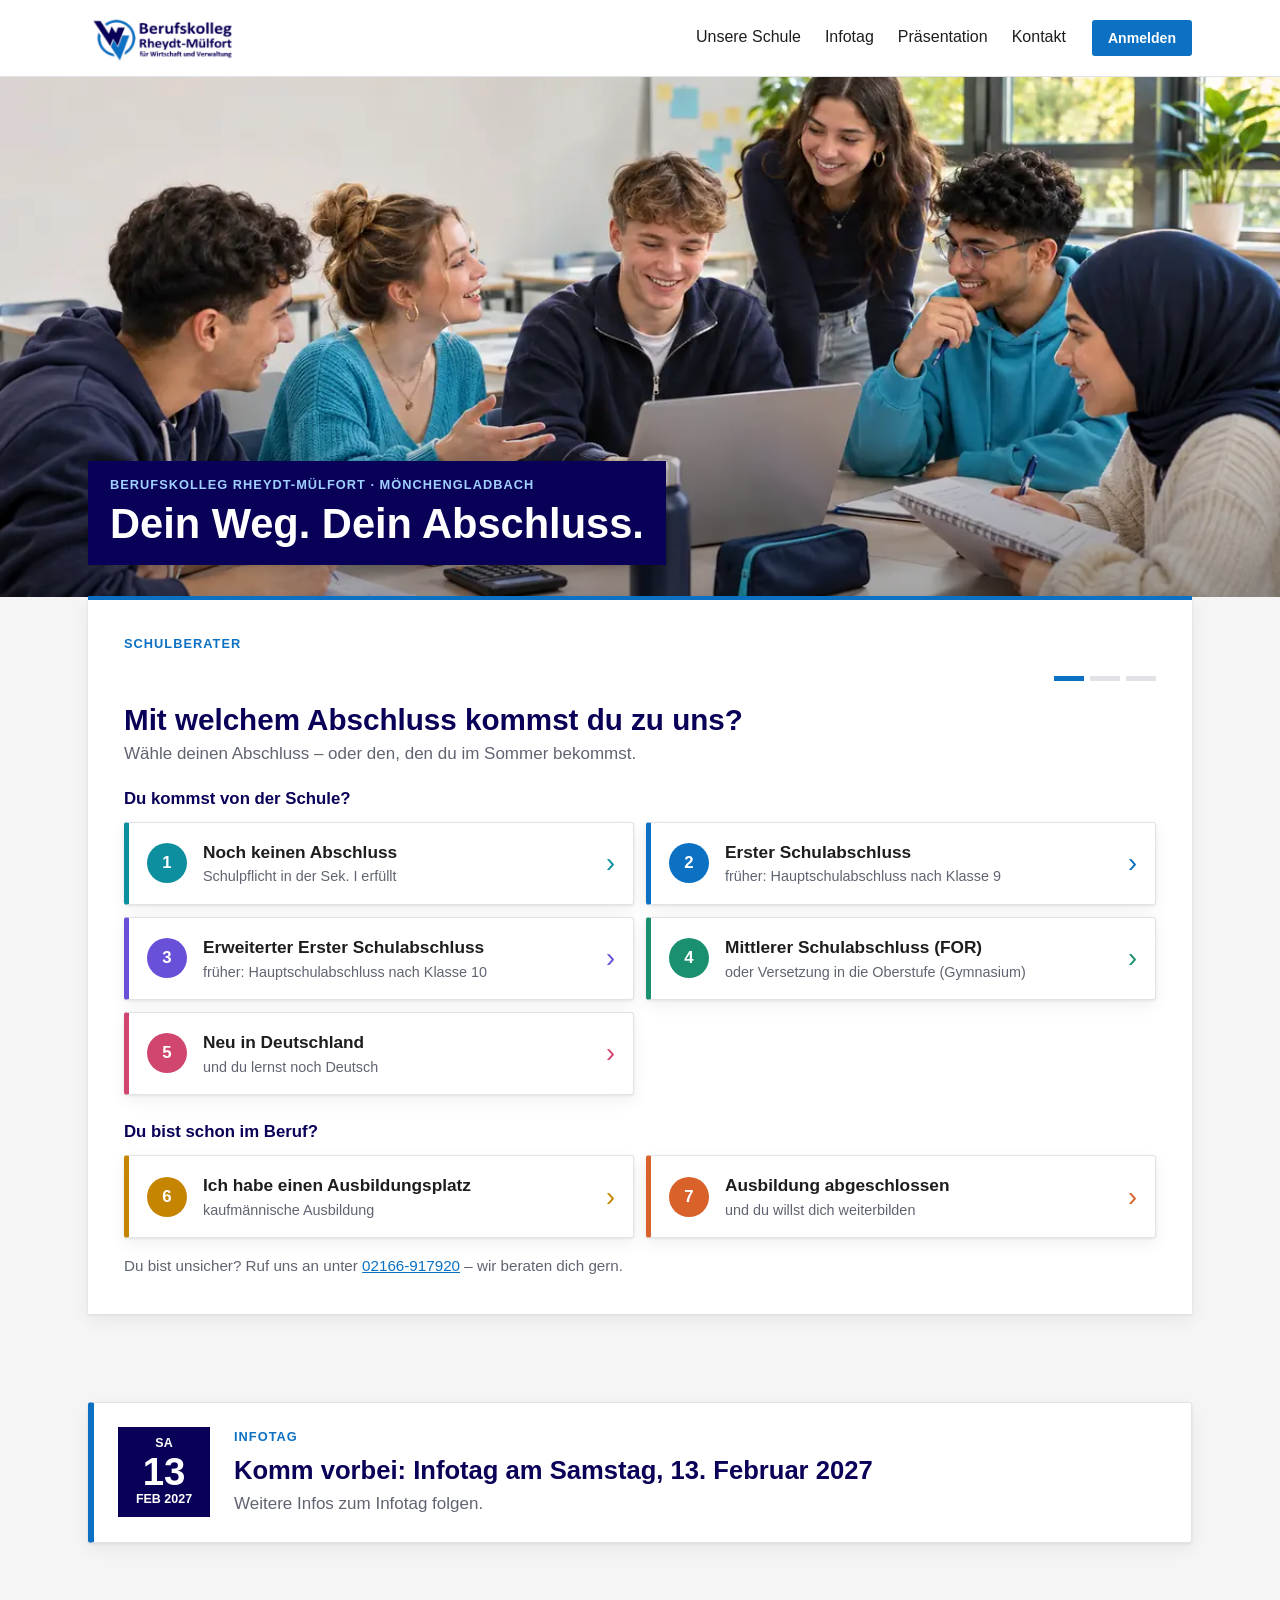
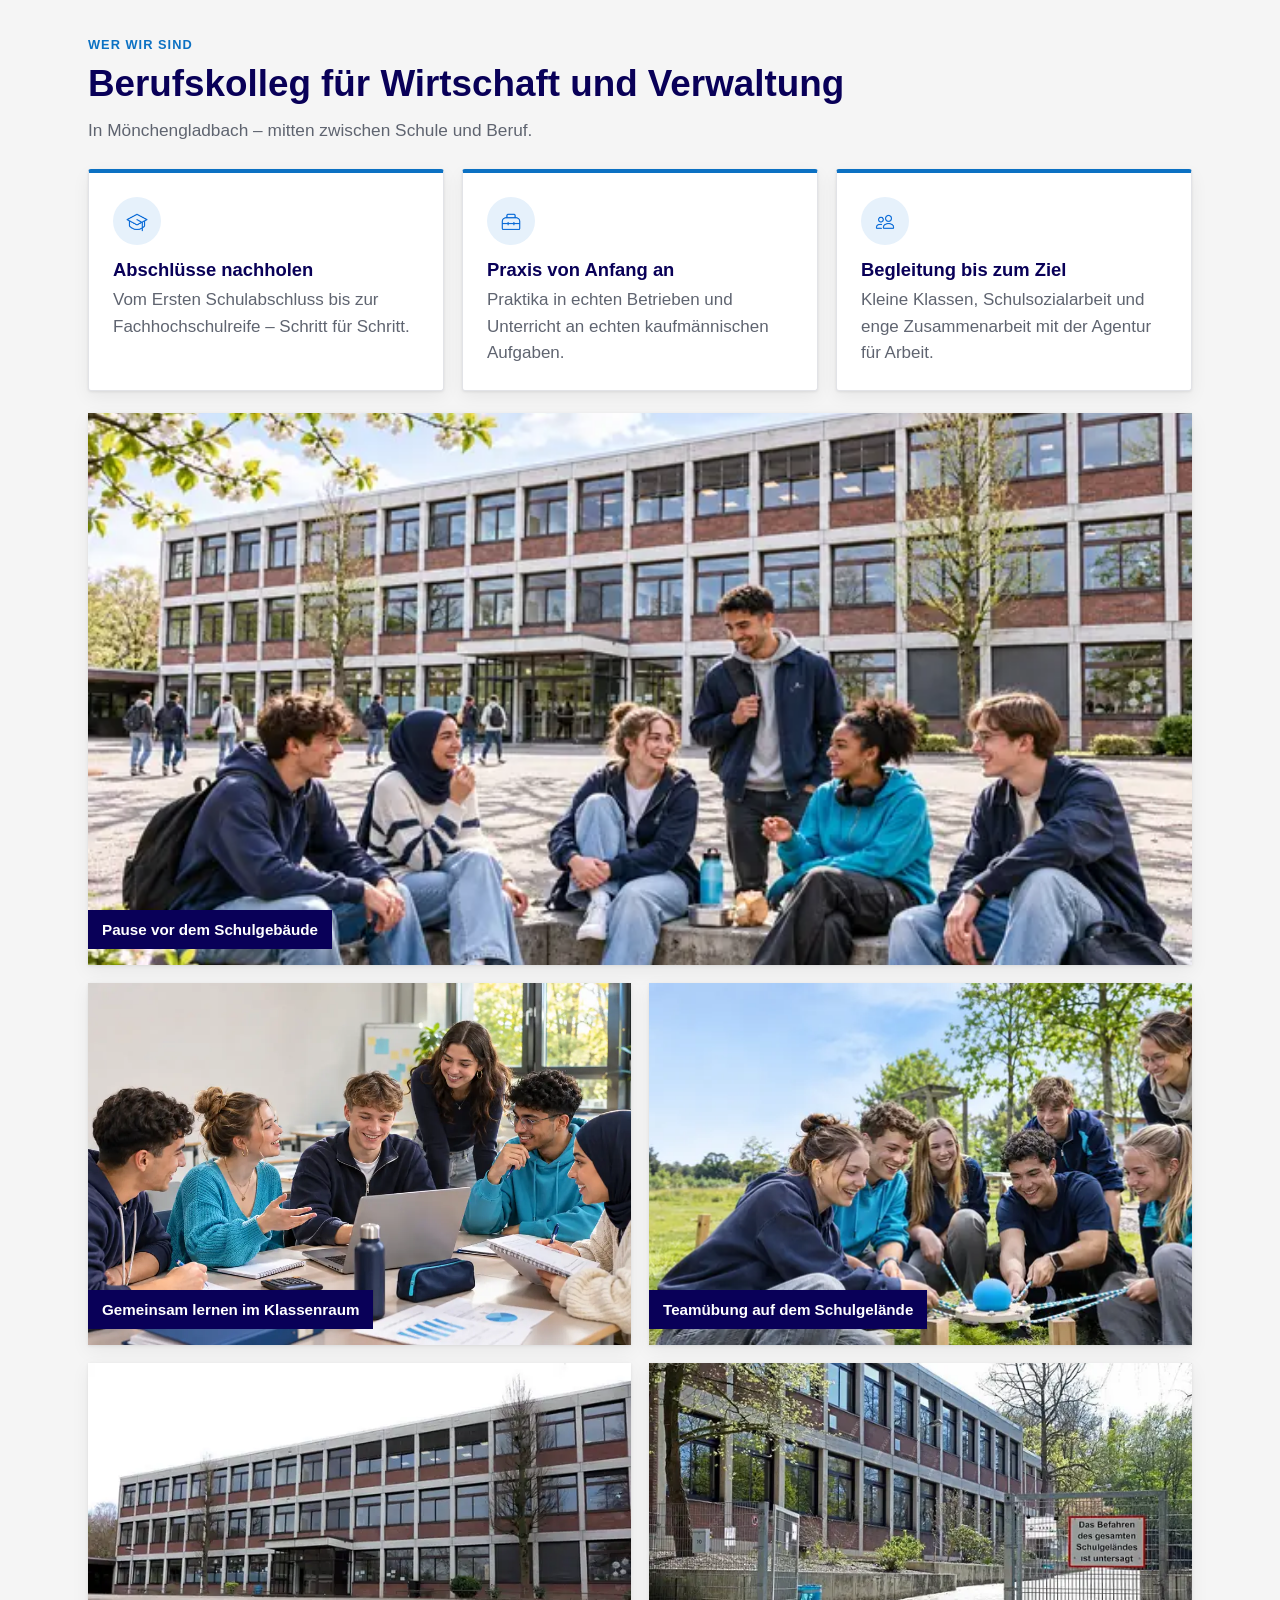
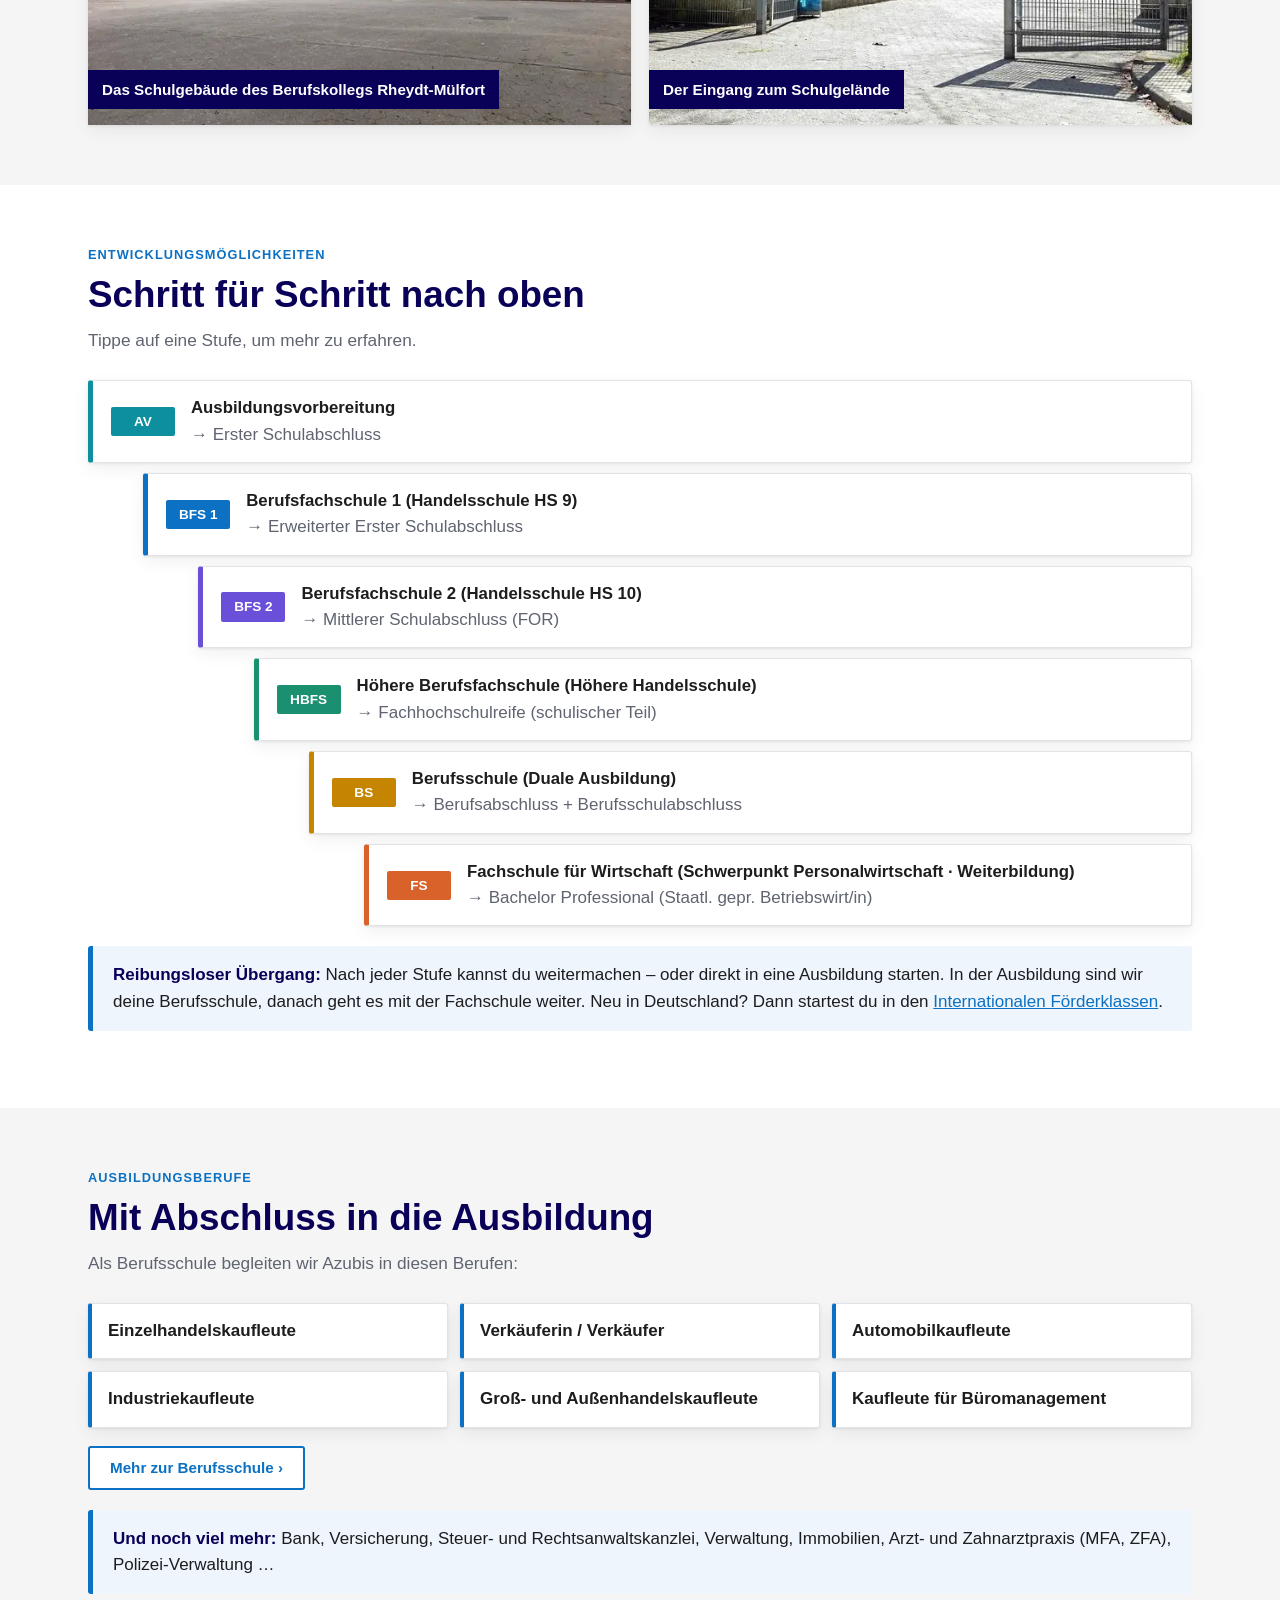
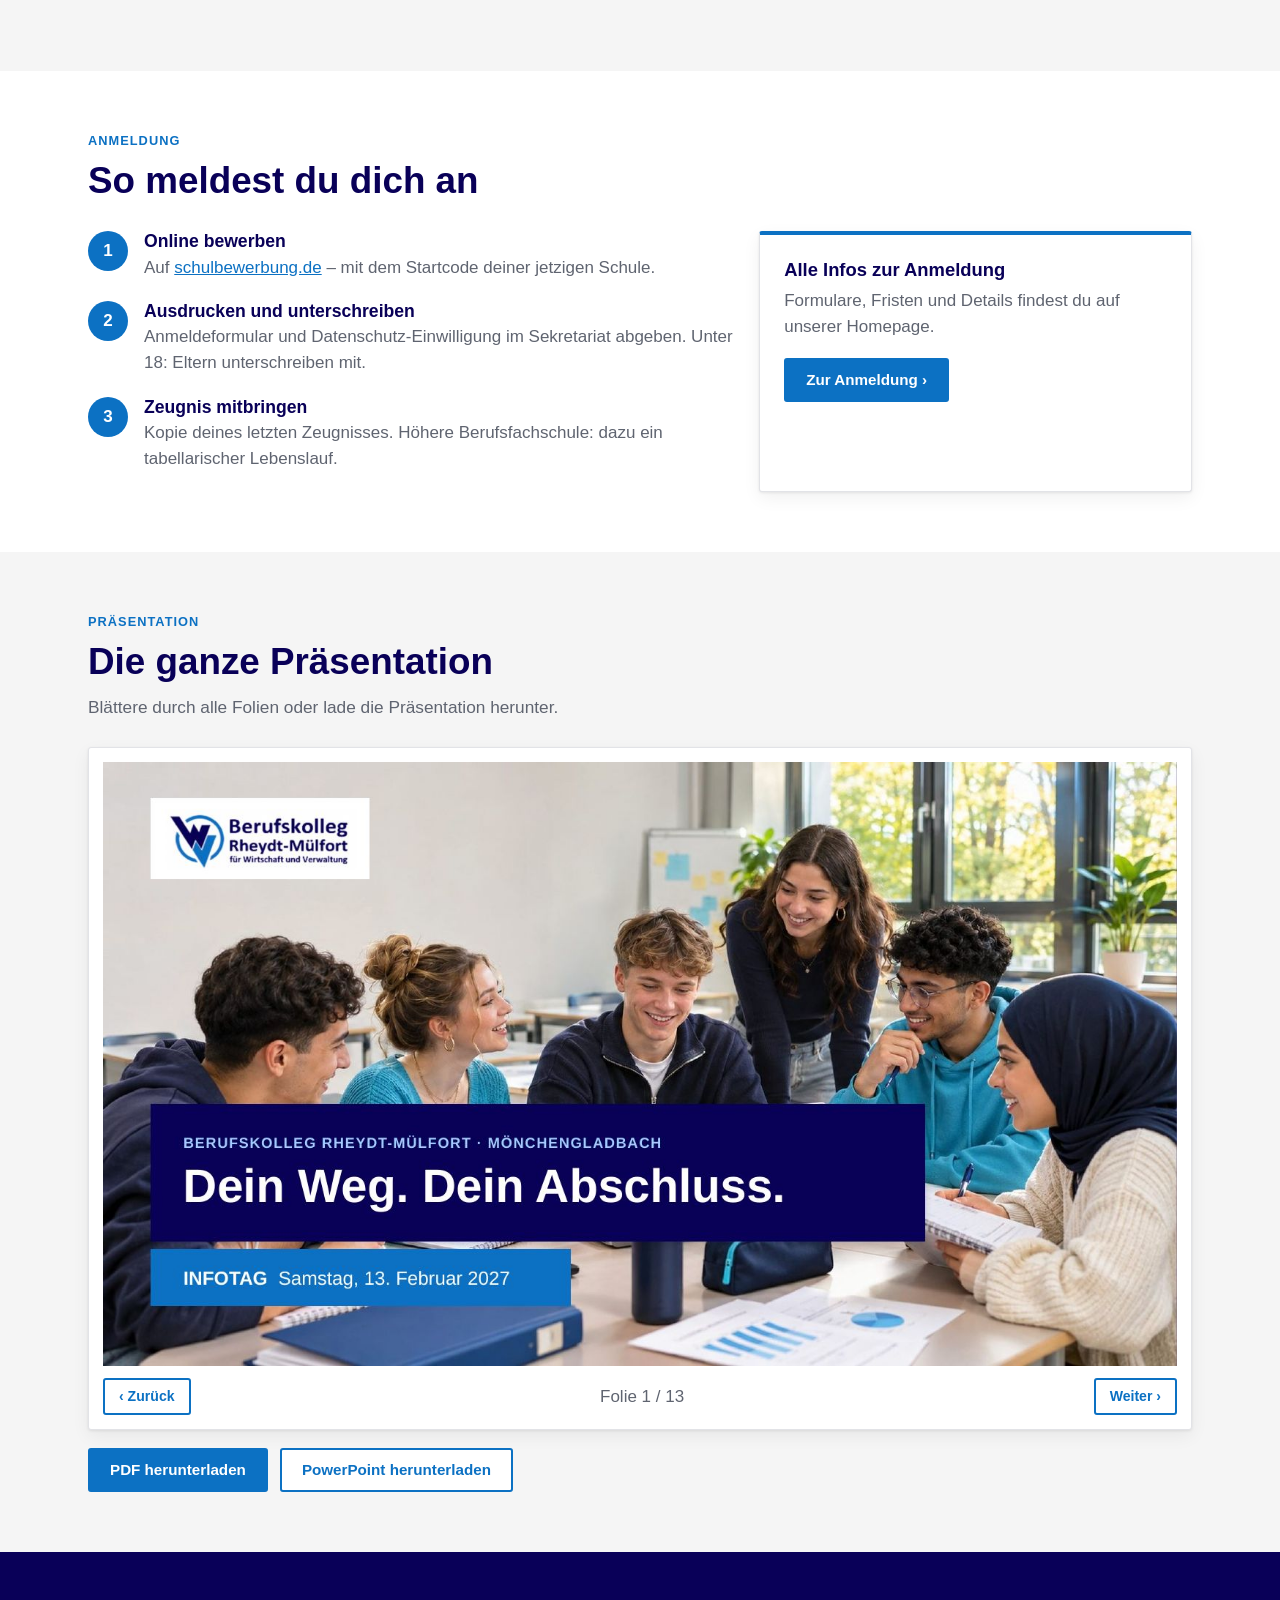
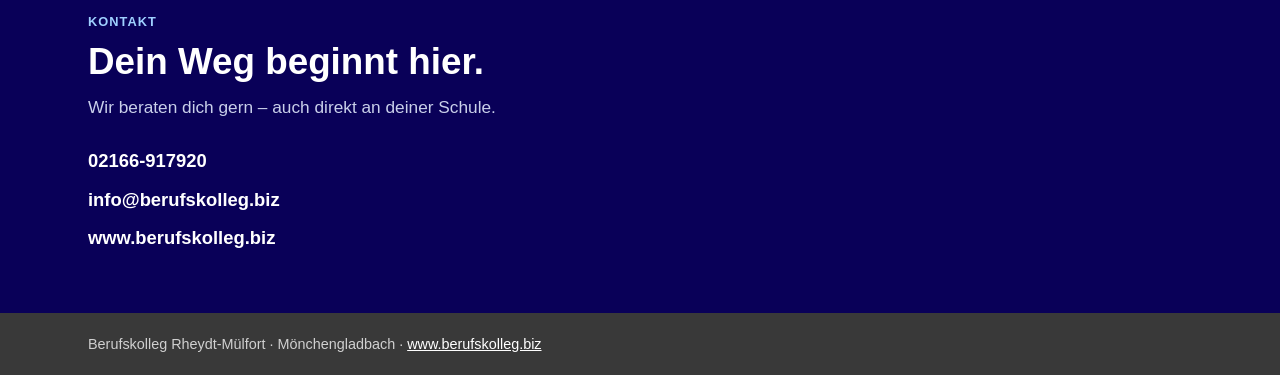
<file: index.html>
<!doctype html>
<html lang="de">
<head>
<meta charset="utf-8">
<meta name="viewport" content="width=device-width, initial-scale=1">
<title>Dein Weg. Dein Abschluss. – Berufskolleg Rheydt-Mülfort</title>
<meta name="description" content="Mit welchem Schulabschluss kommst du zu uns? Finde deinen Bildungsgang am Berufskolleg Rheydt-Mülfort in Mönchengladbach.">
<meta name="theme-color" content="#090058">
<link rel="icon" href="assets/icon-abschluss.png">
<link rel="preload" as="image" href="assets/img/schueler-gruppe-1200.webp" imagesrcset="assets/img/schueler-gruppe-640.webp 640w, assets/img/schueler-gruppe-1200.webp 1200w" imagesizes="100vw">
<link rel="stylesheet" href="assets/style.css?v=88306aa0">
</head>
<body>
<header class="site-header"><div class="wrap">
  <a href="index.html" aria-label="Zur Startseite"><img src="assets/logo.png" alt="Berufskolleg Rheydt-Mülfort – für Wirtschaft und Verwaltung" width="655" height="217"></a>
  <div class="hdr-right"><nav class="nav"><a href="#schule">Unsere Schule</a><a href="#infotag">Infotag</a><a href="#praesentation">Präsentation</a><a href="#kontakt">Kontakt</a></nav><a class="btn small solid" href="https://www.berufskolleg.biz/schuelerinnen-und-schueler/anmeldung/" target="_blank" rel="noopener">Anmelden</a></div>
</div></header>

<section class="hero"><img class="hero-bg" src="assets/img/schueler-gruppe-1200.webp" srcset="assets/img/schueler-gruppe-640.webp 640w, assets/img/schueler-gruppe-1200.webp 1200w" sizes="100vw" alt="" style="width:100%;height:100%;object-fit:cover" fetchpriority="high"><div class="wrap">
  <div class="titlebar"><span class="eyebrow">Berufskolleg Rheydt-Mülfort · Mönchengladbach</span>
  <h1>Dein Weg. Dein Abschluss.</h1></div>
</div></section>
<section class="berater-sec"><div class="wrap"><div class="berater-box">
  <span class="eyebrow">Schulberater</span>
  <div id="berater" class="berater" aria-live="polite">
  <h2 class="q">Mit welchem Schulabschluss kommst du zu uns?</h2>
  <p class="qsub">Wähle deinen Abschluss – oder den, den du im Sommer bekommst.</p>
  <p class="group-label" style="margin-top:0">Du kommst von der Schule?</p>
  <div class="choices">
    <a class="choice glass" style="--c:#0e8fa0" href="av.html"><span class="num">1</span>
      <span><b>Noch keinen Abschluss</b><small>Schulpflicht in der Sek. I erfüllt</small><span class="to">→ Ausbildungsvorbereitung</span></span><span class="go" aria-hidden="true">›</span></a>
    <a class="choice glass" style="--c:#d0466f" href="internationale-foerderklassen.html"><span class="num">2</span>
      <span><b>Neu in Deutschland</b><small>und du lernst noch Deutsch</small><span class="to">→ Internationale Förderklassen</span></span><span class="go" aria-hidden="true">›</span></a>
    <a class="choice glass" style="--c:#0c71c3" href="bfs1.html"><span class="num">3</span>
      <span><b>Erster Schulabschluss</b><small>früher: Hauptschulabschluss nach Klasse 9</small><span class="to">→ Berufsfachschule 1</span></span><span class="go" aria-hidden="true">›</span></a>
    <a class="choice glass" style="--c:#6a4fd8" href="bfs2.html"><span class="num">4</span>
      <span><b>Erweiterter Erster Schulabschluss</b><small>früher: Hauptschulabschluss nach Klasse 10</small><span class="to">→ Berufsfachschule 2</span></span><span class="go" aria-hidden="true">›</span></a>
    <a class="choice glass" style="--c:#1a9070" href="hoehere-berufsfachschule.html"><span class="num">5</span>
      <span><b>Mittlerer Schulabschluss (FOR)</b><small>oder Versetzung in die Oberstufe (Gymnasium)</small><span class="to">→ Höhere Berufsfachschule</span></span><span class="go" aria-hidden="true">›</span></a>
    </div>
  <p class="group-label">Du bist schon im Beruf?</p>
  <div class="choices">
    <a class="choice glass" style="--c:#c58500" href="berufsschule.html"><span class="num">6</span>
      <span><b>Ich habe einen Ausbildungsplatz</b><small>kaufmännische Ausbildung</small><span class="to">→ Berufsschule</span></span><span class="go" aria-hidden="true">›</span></a>
    <a class="choice glass" style="--c:#d8622a" href="fachschule.html"><span class="num">7</span>
      <span><b>Ausbildung abgeschlossen</b><small>und du willst dich weiterbilden</small><span class="to">→ Fachschule für Wirtschaft</span></span><span class="go" aria-hidden="true">›</span></a>
    </div>
  </div>
  <p class="hint">Du bist unsicher? Ruf uns an unter <a href="tel:+492166917920">02166-917920</a> – wir beraten dich gern.</p>
</div></div></section>

<section id="infotag" class="tight"><div class="wrap">
  <div class="infotag glass">
    <div class="it-date">Sa<b>13</b>Feb 2027</div>
    <div>
      <span class="eyebrow">Infotag</span>
      <h2>Komm vorbei: Infotag am Samstag, 13. Februar 2027</h2>
      <p class="placeholder-note">Weitere Infos zum Infotag folgen.</p>
    </div>
  </div>
</div></section>

<section id="schule"><div class="wrap">
  <span class="eyebrow">Wer wir sind</span>
  <h2 class="display">Berufskolleg für Wirtschaft und Verwaltung</h2>
  <p class="lead">In Mönchengladbach – mitten zwischen Schule und Beruf.</p>
  <div class="cards3">
    <div class="glass card"><div class="ic"><img src="assets/icon-abschluss.png" alt=""></div><h3>Abschlüsse nachholen</h3><p>Vom Ersten Schulabschluss bis zur Fachhochschulreife – Schritt für Schritt.</p></div>
    <div class="glass card"><div class="ic"><img src="assets/icon-praxis.png" alt=""></div><h3>Praxis von Anfang an</h3><p>Praktika in echten Betrieben und Unterricht an echten kaufmännischen Aufgaben.</p></div>
    <div class="glass card"><div class="ic"><img src="assets/icon-begleitung.png" alt=""></div><h3>Begleitung bis zum Ziel</h3><p>Kleine Klassen, Schulsozialarbeit und enge Zusammenarbeit mit der Agentur für Arbeit.</p></div>
  </div>
  <div style="margin-top:22px"><div class="gallery"><figure><img src="assets/img/schulhof-gruppe-640.webp" srcset="assets/img/schulhof-gruppe-640.webp 640w, assets/img/schulhof-gruppe-1200.webp 1200w" sizes="(min-width:760px) 50vw, 100vw" alt="Pause vor dem Schulgebäude" loading="lazy"><figcaption>Pause vor dem Schulgebäude</figcaption></figure><figure><img src="assets/img/schueler-gruppe-640.webp" srcset="assets/img/schueler-gruppe-640.webp 640w, assets/img/schueler-gruppe-1200.webp 1200w" sizes="(min-width:760px) 50vw, 100vw" alt="Gemeinsam lernen im Klassenraum" loading="lazy"><figcaption>Gemeinsam lernen im Klassenraum</figcaption></figure><figure><img src="assets/img/teamuebung-640.webp" srcset="assets/img/teamuebung-640.webp 640w, assets/img/teamuebung-1200.webp 1200w" sizes="(min-width:760px) 50vw, 100vw" alt="Teamübung auf dem Schulgelände" loading="lazy"><figcaption>Teamübung auf dem Schulgelände</figcaption></figure><figure><img src="assets/img/schule-front-640.webp" srcset="assets/img/schule-front-640.webp 640w, assets/img/schule-front-1200.webp 1200w" sizes="(min-width:760px) 50vw, 100vw" alt="Das Schulgebäude des Berufskollegs Rheydt-Mülfort" loading="lazy"><figcaption>Das Schulgebäude des Berufskollegs Rheydt-Mülfort</figcaption></figure><figure><img src="assets/img/schule-eingang-640.webp" srcset="assets/img/schule-eingang-640.webp 640w, assets/img/schule-eingang-1200.webp 1200w" sizes="(min-width:760px) 50vw, 100vw" alt="Der Eingang zum Schulgelände" loading="lazy"><figcaption>Der Eingang zum Schulgelände</figcaption></figure></div></div>
</div></section>

<section id="wege" class="alt"><div class="wrap">
  <span class="eyebrow">Entwicklungsmöglichkeiten</span>
  <h2 class="display">Schritt für Schritt nach oben</h2>
  <p class="lead">Tippe auf eine Stufe, um mehr zu erfahren.</p>
  <div class="stairs"><a class="step glass" style="--c:#0e8fa0" href="av.html"><span class="lvl">AV</span><span><b>Ausbildungsvorbereitung</b><br><span>→ Erster Schulabschluss</span></span></a><a class="step glass" style="--c:#0c71c3" href="bfs1.html"><span class="lvl">BFS 1</span><span><b>Berufsfachschule 1 (Handelsschule HS 9)</b><br><span>→ Erweiterter Erster Schulabschluss</span></span></a><a class="step glass" style="--c:#6a4fd8" href="bfs2.html"><span class="lvl">BFS 2</span><span><b>Berufsfachschule 2 (Handelsschule HS 10)</b><br><span>→ Mittlerer Schulabschluss (FOR)</span></span></a><a class="step glass" style="--c:#1a9070" href="hoehere-berufsfachschule.html"><span class="lvl">HBFS</span><span><b>Höhere Berufsfachschule (Höhere Handelsschule)</b><br><span>→ Fachhochschulreife (schulischer Teil)</span></span></a><a class="step glass" style="--c:#c58500" href="berufsschule.html"><span class="lvl">BS</span><span><b>Berufsschule (Duale Ausbildung)</b><br><span>→ Berufsabschluss + Berufsschulabschluss</span></span></a><a class="step glass" style="--c:#d8622a" href="fachschule.html"><span class="lvl">FS</span><span><b>Fachschule für Wirtschaft (Schwerpunkt Personalwirtschaft · Weiterbildung)</b><br><span>→ Bachelor Professional (Staatl. gepr. Betriebswirt/in)</span></span></a></div>
  <p class="note glass"><b>Reibungsloser Übergang:</b> Nach jeder Stufe kannst du weitermachen – oder direkt in eine Ausbildung starten. In der Ausbildung sind wir deine Berufsschule, danach geht es mit der Fachschule weiter. Neu in Deutschland? Dann startest du in den <a href="internationale-foerderklassen.html">Internationalen Förderklassen</a>.</p>
</div></section>

<section id="berufe"><div class="wrap">
  <span class="eyebrow">Ausbildungsberufe</span>
  <h2 class="display">Mit Abschluss in die Ausbildung</h2>
  <p class="lead">Als Berufsschule begleiten wir Azubis in diesen Berufen:</p>
  <div class="jobs">
    <div class="job glass">Einzelhandelskaufleute</div><div class="job glass">Verkäuferin / Verkäufer</div><div class="job glass">Automobilkaufleute</div>
    <div class="job glass">Industriekaufleute</div><div class="job glass">Groß- und Außenhandelskaufleute</div><div class="job glass">Kaufleute für Büromanagement</div>
  </div>
  <p class="btns" style="margin-top:18px"><a class="btn" href="berufsschule.html">Mehr zur Berufsschule ›</a></p>
  <p class="note glass"><b>Und noch viel mehr:</b> Bank, Versicherung, Steuer- und Rechtsanwaltskanzlei, Verwaltung, Immobilien, Arzt- und Zahnarztpraxis (MFA, ZFA), Polizei-Verwaltung …</p>
</div></section>

<section id="anmeldung" class="alt"><div class="wrap">
  <span class="eyebrow">Anmeldung</span>
  <h2 class="display">So meldest du dich an</h2>
  <div class="reg" style="margin-top:28px">
    <div>
      <div class="regstep"><div class="n">1</div><div><h3>Online bewerben</h3><p>Auf <a href="https://www.schulbewerbung.de" target="_blank" rel="noopener">schulbewerbung.de</a> – mit dem Startcode deiner jetzigen Schule.</p></div></div>
      <div class="regstep"><div class="n">2</div><div><h3>Ausdrucken und unterschreiben</h3><p>Anmeldeformular und Datenschutz-Einwilligung im Sekretariat abgeben. Unter 18: Eltern unterschreiben mit.</p></div></div>
      <div class="regstep"><div class="n">3</div><div><h3>Zeugnis mitbringen</h3><p>Kopie deines letzten Zeugnisses. Höhere Berufsfachschule: dazu ein tabellarischer Lebenslauf.</p></div></div>
    </div>
    <div class="glass card">
      <h3>Alle Infos zur Anmeldung</h3>
      <p style="margin-bottom:18px">Formulare, Fristen und Details findest du auf unserer Homepage.</p>
      <a class="btn solid" href="https://www.berufskolleg.biz/schuelerinnen-und-schueler/anmeldung/" target="_blank" rel="noopener">Zur Anmeldung ›</a>
    </div>
  </div>
  
</div></section>

<section id="praesentation"><div class="wrap">
  <span class="eyebrow">Präsentation</span>
  <h2 class="display">Die ganze Präsentation</h2>
  <p class="lead">Blättere durch alle Folien oder lade die Präsentation herunter.</p>
  <div class="viewer glass">
    <img id="slide" src="assets/folie-01.jpg" alt="Folie 1 der Präsentation" loading="lazy">
    <div class="vctrl">
      <button class="btn small" id="prev" aria-label="Vorherige Folie">‹ Zurück</button>
      <span id="slideNo">Folie 1 / 13</span>
      <button class="btn small" id="next" aria-label="Nächste Folie">Weiter ›</button>
    </div>
  </div>
  <div class="btns dl">
    <a class="btn solid" href="assets/Dein-Weg-Dein-Abschluss.pdf" download>PDF herunterladen</a>
    <a class="btn" href="assets/Dein-Weg-Dein-Abschluss.pptx" download>PowerPoint herunterladen</a>
  </div>
</div></section>

<section id="kontakt"><div class="wrap">
  <span class="eyebrow">Kontakt</span>
  <h2 class="display">Dein Weg beginnt hier.</h2>
  <p class="lead">Wir beraten dich gern – auch direkt an deiner Schule.</p>
  <div class="contact">
    <a href="tel:+492166917920">02166-917920</a>
    <a href="mailto:info@berufskolleg.biz">info@berufskolleg.biz</a>
    <a href="https://www.berufskolleg.biz" target="_blank" rel="noopener">www.berufskolleg.biz</a>
  </div>
</div></section>
<footer><div class="wrap">Berufskolleg Rheydt-Mülfort · Mönchengladbach · <a href="https://www.berufskolleg.biz">www.berufskolleg.biz</a></div></footer>

<script>
(()=>{const h=document.querySelector('.site-header');const f=()=>h.classList.toggle('scrolled',scrollY>20);f();addEventListener('scroll',f,{passive:true});})();
</script>
<script>window.BILDUNGSGAENGE={"av": {"kurz": "AV", "name": "Ausbildungsvorbereitung", "alias": null, "claim": "Für dich, wenn du (noch) keinen Abschluss hast.", "voraussetzung": "Kein Abschluss nötig", "dauer": "1 Jahr", "abschluss": "Erster Schulabschluss", "color": "#0e8fa0", "file": "av.html", "anmelde_url": null, "anmelde_label": null, "berufe": null}, "bfs1": {"kurz": "BFS 1", "name": "Berufsfachschule 1", "alias": "Handelsschule HS 9", "claim": "Kaufmännische Grundlagen – und dein nächster Abschluss.", "voraussetzung": "Erster Schulabschluss", "dauer": "1 Jahr", "abschluss": "Erweiterter Erster Schulabschluss", "color": "#0c71c3", "file": "bfs1.html", "anmelde_url": null, "anmelde_label": null, "berufe": null}, "bfs2": {"kurz": "BFS 2", "name": "Berufsfachschule 2", "alias": "Handelsschule HS 10", "claim": "Dein Weg zum Mittleren Schulabschluss.", "voraussetzung": "Erweiterter Erster Schulabschluss", "dauer": "1 Jahr", "abschluss": "Mittlerer Schulabschluss (FOR)", "color": "#6a4fd8", "file": "bfs2.html", "anmelde_url": null, "anmelde_label": null, "berufe": null}, "hbfs": {"kurz": "HBFS", "name": "Höhere Berufsfachschule", "alias": "Höhere Handelsschule", "claim": "Wirtschaft verstehen – mit Fachhochschulreife.", "voraussetzung": "Mittlerer Schulabschluss (FOR)", "dauer": "2 Jahre", "abschluss": "Fachhochschulreife (schulischer Teil)", "color": "#1a9070", "file": "hoehere-berufsfachschule.html", "anmelde_url": null, "anmelde_label": null, "berufe": null}, "if": {"kurz": "IF", "name": "Internationale Förderklassen", "alias": null, "claim": "Für dich, wenn du neu in Deutschland bist und Deutsch lernst.", "voraussetzung": "Neu zugewandert, ab 16 Jahren", "dauer": "1 Jahr (bei wenig Deutsch: 2 Jahre)", "abschluss": "Erster Schulabschluss (vergleichbar)", "color": "#d0466f", "file": "internationale-foerderklassen.html", "anmelde_url": "tel:+4921612553784", "anmelde_label": "Beratung: Kommunale Integrationsstelle", "berufe": null}, "bs": {"kurz": "BS", "name": "Berufsschule", "alias": "Duale Ausbildung", "claim": "Du machst eine kaufmännische Ausbildung – wir sind deine Berufsschule.", "voraussetzung": "Ausbildungsvertrag", "dauer": "2 bis 3 Jahre", "abschluss": "Berufsabschluss + Berufsschulabschluss", "color": "#c58500", "file": "berufsschule.html", "anmelde_url": "https://www.berufskolleg.biz/schuelerinnen-und-schueler/anmeldung/anmeldung-berufsschule/", "anmelde_label": "Anmeldung Berufsschule (für Betriebe)", "berufe": [["Kaufleute im Einzelhandel", "3 Jahre"], ["Verkäuferin / Verkäufer", "2 Jahre"], ["Automobilkaufleute", "3 Jahre"], ["Industriekaufleute", "3 Jahre"], ["Kaufleute im Groß- und Außenhandel", "3 Jahre"], ["Kaufleute für Büromanagement", "3 Jahre"]]}, "fs": {"kurz": "FS", "name": "Fachschule für Wirtschaft", "alias": "Schwerpunkt Personalwirtschaft · Weiterbildung", "claim": "Weiterbildung neben dem Beruf – für Führungsaufgaben im mittleren Management.", "voraussetzung": "Ausbildung + 1 Jahr Beruf + FOR", "dauer": "8 Semester (mit FHR ggf. 6)", "abschluss": "Bachelor Professional (Staatl. gepr. Betriebswirt/in)", "color": "#d8622a", "file": "fachschule.html", "anmelde_url": "https://www.berufskolleg.biz/schuelerinnen-und-schueler/anmeldung/weiterbildung-buttons/anmeldung-fachschule/", "anmelde_label": "Anmeldung Fachschule", "berufe": null}};window.ANMELDE_URL="https://www.berufskolleg.biz/schuelerinnen-und-schueler/anmeldung/";</script>
<script src="assets/berater.js?v=f18de528" defer></script>
<script>
const R={"av":"av.html","hs9":"bfs1.html","hs10":"bfs2.html","hoeha":"hoehere-berufsfachschule.html"};const m=location.hash.match(/^#berater-(\w+)$/);if(m&&R[m[1]])location.replace(R[m[1]]);
const N=13;let cur=1;const img=document.getElementById("slide"),no=document.getElementById("slideNo");
function show(n){cur=(n+N-1)%N+1;const s=String(cur).padStart(2,"0");img.src=`assets/folie-${s}.jpg`;img.alt=`Folie ${cur} der Präsentation`;no.textContent=`Folie ${cur} / ${N}`;}
document.getElementById("prev").onclick=()=>show(cur-1);document.getElementById("next").onclick=()=>show(cur+1);
let sx=null;img.addEventListener("touchstart",e=>sx=e.touches[0].clientX,{passive:true});
img.addEventListener("touchend",e=>{if(sx===null)return;const d=e.changedTouches[0].clientX-sx;if(Math.abs(d)>40)show(cur+(d<0?1:-1));sx=null;});
</script>
</body>
</html>
</file>
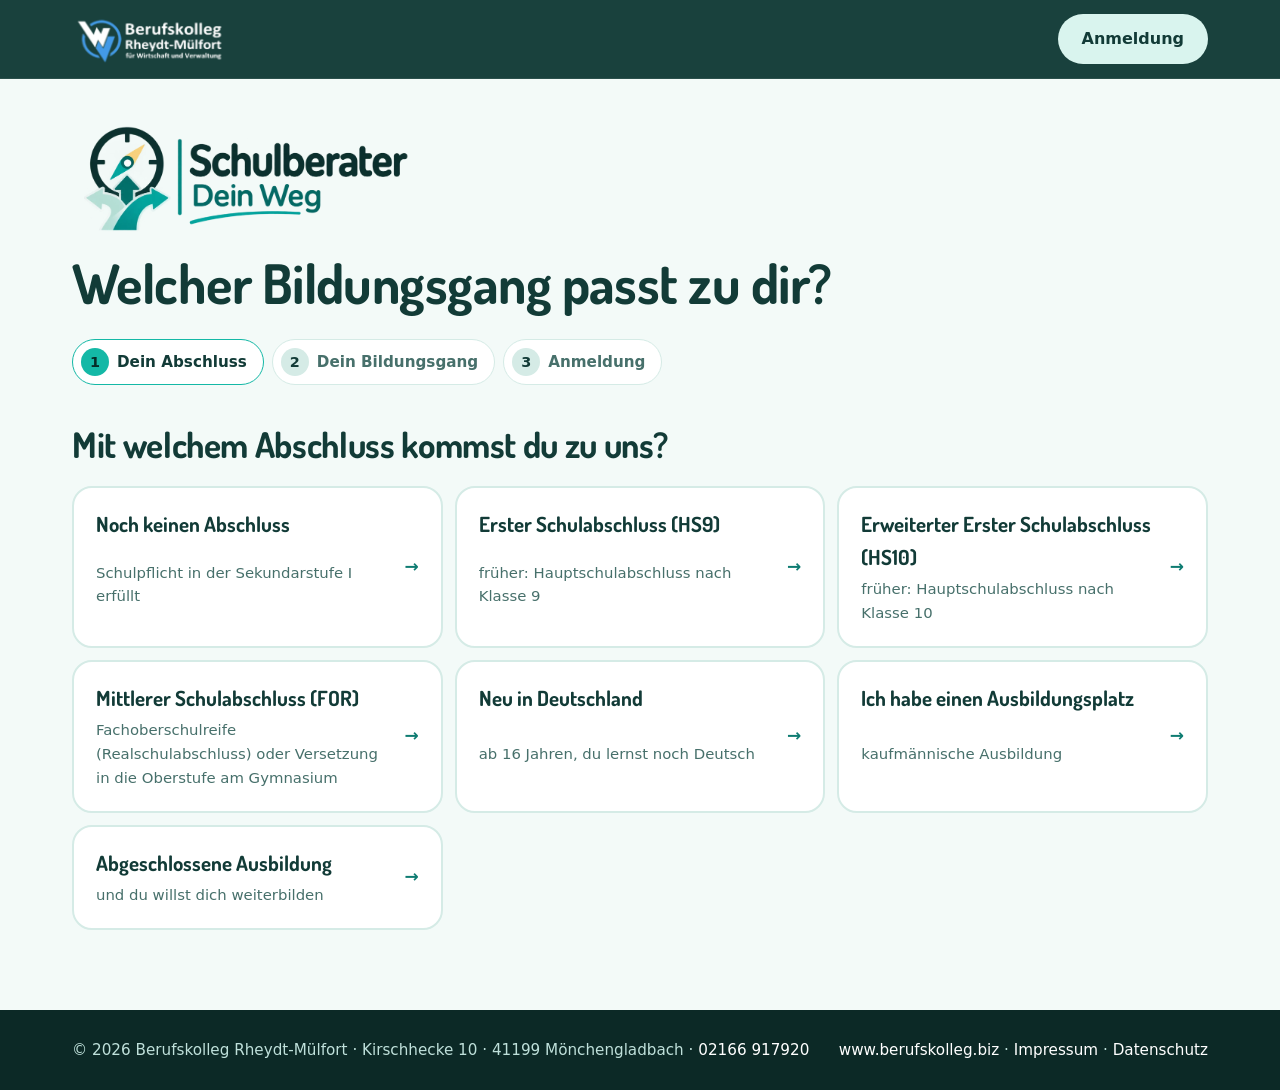
<file: neu/index.html>
<!doctype html>
<html lang="de">
<head>
<meta charset="utf-8">
<meta name="viewport" content="width=device-width, initial-scale=1">
<title>Schulberater – Berufskolleg Rheydt-Mülfort</title>
<meta name="description" content="In drei Schritten zum passenden Bildungsgang am Berufskolleg Rheydt-Mülfort: Abschluss wählen, Bildungsgang finden, anmelden.">
<meta name="theme-color" content="#123b37">
<link rel="stylesheet" href="assets/style.css?v=2">
</head>
<body class="home">
<a class="skip" href="#inhalt">Zum Inhalt springen</a>
<header class="header solo-head">
  <div class="wrap">
    <a class="logo" href="https://www.berufskolleg.biz" aria-label="Berufskolleg Rheydt-Mülfort – Schulhomepage"><img src="assets/logo-hell.png" alt="Berufskolleg Rheydt-Mülfort für Wirtschaft und Verwaltung" width="655" height="217"></a>
    <a class="btn btn-dark" href="https://www.berufskolleg.biz/schuelerinnen-und-schueler/anmeldung/">Anmeldung</a>
  </div>
</header>
<main id="inhalt" class="advisor">
  <section class="adv-head"><div class="wrap">
    <img class="sb-logo" src="assets/img/logo-schulberater.webp" alt="Schulberater „Dein Weg“" width="900" height="297">
    <h1>Welcher Bildungsgang passt zu dir?</h1>
    <ol class="steps" aria-label="Fortschritt">
      <li data-step="1" class="on"><b>1</b> Dein Abschluss</li>
      <li data-step="2"><b>2</b> Dein Bildungsgang</li>
      <li data-step="3"><b>3</b> Anmeldung</li>
    </ol>
  </div></section>

  <section class="wrap adv-body">
    <div id="s1" class="panel">
      <h2 tabindex="-1">Mit welchem Abschluss kommst du zu uns?</h2>
      <ul class="opts"><li><button type="button" class="opt" data-id="kein"><strong>Noch keinen Abschluss</strong><span>Schulpflicht in der Sekundarstufe I erfüllt</span></button></li><li><button type="button" class="opt" data-id="esa"><strong>Erster Schulabschluss (HS9)</strong><span>früher: Hauptschulabschluss nach Klasse 9</span></button></li><li><button type="button" class="opt" data-id="eesa"><strong>Erweiterter Erster Schulabschluss (HS10)</strong><span>früher: Hauptschulabschluss nach Klasse 10</span></button></li><li><button type="button" class="opt" data-id="msa"><strong>Mittlerer Schulabschluss (FOR)</strong><span>Fachoberschulreife (Realschulabschluss) oder Versetzung in die Oberstufe am Gymnasium</span></button></li><li><button type="button" class="opt" data-id="neu"><strong>Neu in Deutschland</strong><span>ab 16 Jahren, du lernst noch Deutsch</span></button></li><li><button type="button" class="opt" data-id="azubi"><strong>Ich habe einen Ausbildungsplatz</strong><span>kaufmännische Ausbildung</span></button></li><li><button type="button" class="opt" data-id="beruf"><strong>Abgeschlossene Ausbildung</strong><span>und du willst dich weiterbilden</span></button></li></ul>
      <noscript><ul class="plain"><li><a href="https://www.berufskolleg.biz/ausbildungsvorbereitung/">Noch keinen Abschluss → Ausbildungsvorbereitung</a></li><li><a href="https://www.berufskolleg.biz/handelsschule-bfs1/">Erster Schulabschluss (HS9) → Handelsschule (BFS1)</a></li><li><a href="https://www.berufskolleg.biz/handelsschule-bfs2/">Erweiterter Erster Schulabschluss (HS10) → Handelsschule (BFS2)</a></li><li><a href="https://www.berufskolleg.biz/hoehere-handelsschule/">Mittlerer Schulabschluss (FOR) → Höhere Handelsschule</a></li><li><a href="https://www.berufskolleg.biz/internationale-foerderklassen/">Neu in Deutschland → Internationale Förderklassen</a></li><li><a href="https://www.berufskolleg.biz/industriekaufleute/">Ich habe einen Ausbildungsplatz → Berufsschule</a></li><li><a href="https://www.berufskolleg.biz/fachschule-fuer-wirtschaft/">Abgeschlossene Ausbildung → Fachschule für Wirtschaft</a></li></ul></noscript>
    </div>

    <div id="s2" class="panel" hidden>
      <button type="button" class="back" data-go="1">← Anderen Abschluss wählen</button>
      <h2 tabindex="-1">Das passt zu dir:</h2>
      <article class="result">
        <div class="r-main">
          <span class="r-from"></span>
          <h3 class="r-name"></h3>
          <p class="r-expect"></p>
          <ul class="checks r-points"></ul>
          <div class="r-subj"><h4>Deine Fächer</h4><div class="r-sg"></div></div>
          <p class="r-then muted"></p>
          <p class="r-extra muted small"></p>
          <div class="r-berufe" hidden><h4>Welchen Beruf lernst du?</h4><ul class="r-blist"></ul></div>
        </div>
        <dl class="r-facts">
          <div><dt>Abschluss</dt><dd class="r-goal"></dd></div>
          <div><dt>Dauer</dt><dd class="r-dauer"></dd></div>
          <div><dt>Standort</dt><dd>Kirschhecke 10</dd></div>
        </dl>
      </article>
      <div class="btns"><a class="btn btn-soft r-more" href="#"><span class="arrow">Alle Infos zum Bildungsgang</span></a><button type="button" class="btn btn-primary" data-go="3"><span class="arrow">Weiter zur Anmeldung</span></button></div>
    </div>

    <div id="s3" class="panel" hidden>
      <button type="button" class="back" data-go="2">← Zurück zum Bildungsgang</button>
      <h2 tabindex="-1">So meldest du dich an</h2>
      <ol class="reg"></ol>
      <aside class="infotag">
        <span class="tag">Infotag</span>
        <h3>Samstag, 13. Februar 2027</h3>
        <p>Lerne uns vorher kennen: Bildungsgänge, Lehrkräfte und Schule live erleben. Komm einfach vorbei – Kirschhecke 10.</p>
      </aside>
      <p class="muted small">Fragen? Sekretariat: 02166 917920 · <a href="mailto:info@berufskolleg.biz">info@berufskolleg.biz</a></p>
    </div>
  </section>
</main>
<footer class="footer solo-foot">
  <div class="wrap">
    <div class="legal">
      <span>© 2026 Berufskolleg Rheydt-Mülfort · Kirschhecke 10 · 41199 Mönchengladbach · <a href="tel:+492166917920">02166 917920</a></span>
      <span><a href="https://www.berufskolleg.biz">www.berufskolleg.biz</a> · <a href="https://www.berufskolleg.biz/impressum/">Impressum</a> · <a href="https://www.berufskolleg.biz/datenschutzerklaerung/">Datenschutz</a></span>
    </div>
  </div>
</footer>


<script>

const D={"choices": [{"id": "kein", "label": "Noch keinen Abschluss", "hint": "Schulpflicht in der Sekundarstufe I erfüllt", "slug": "ausbildungsvorbereitung", "name": "Ausbildungsvorbereitung", "goal": "Erster Schulabschluss (früher HS9)", "dauer": "1 Jahr", "points": ["3 Tage Praktikum (Mo–Mi), 2 Tage Schule (Do + Fr)", "Intensive Begleitung durch die Schulsozialarbeit", "Hilfe bei Berufswahl und Praktikumssuche"], "then": "Danach: Handelsschule (BFS1) oder direkt in eine Ausbildung.", "reg": "voll", "expect": "In der Ausbildungsvorbereitung arbeitest du an drei von fünf Wochentagen in einem Praktikum und lernst kaufmännische Berufe von innen kennen. Gleichzeitig kannst du den Hauptschulabschluss nach Klasse 9 erwerben. Viele ehemalige Schülerinnen und Schüler finden so einen Ausbildungsplatz.", "subjects": [["Berufsbezogen", ["Geschäftsprozesse", "Personalbezogene Prozesse", "Mathematik", "Englisch"]], ["Berufsübergreifend", ["Deutsch / Kommunikation", "Politik / Gesellschaftslehre", "Religion"]]]}, {"id": "esa", "label": "Erster Schulabschluss (HS9)", "hint": "früher: Hauptschulabschluss nach Klasse 9", "slug": "handelsschule-bfs1", "name": "Handelsschule (BFS1)", "goal": "Erweiterter Erster Schulabschluss (früher HS10)", "dauer": "1 Jahr", "points": ["Kaufmännische Grundlagen in kleinen Klassen", "30 Praktikumstage, vor allem im Einzelhandel", "Enge Zusammenarbeit mit der Agentur für Arbeit"], "then": "Danach: Handelsschule (BFS2) zum Mittleren Schulabschluss oder eine Ausbildung.", "reg": "voll", "expect": "Mit dem Erweiterten Ersten Schulabschluss und einer Bescheinigung über berufliche Kenntnisse verbesserst du deine Chancen auf dem Ausbildungsmarkt. Im 30-tägigen Praktikum lernst du kaufmännische Berufe kennen, vor allem im Einzelhandel.", "subjects": [["Berufsbezogen", ["Geschäftsprozesse", "Personalbezogene Prozesse", "Mathematik", "Englisch"]], ["Berufsübergreifend", ["Deutsch / Kommunikation", "Religionslehre", "Sport / Gesundheit", "Politik / Gesellschaftslehre"]], ["Differenzierung", ["Kaufmännisches Rechnen", "Projektkurs"]]]}, {"id": "eesa", "label": "Erweiterter Erster Schulabschluss (HS10)", "hint": "früher: Hauptschulabschluss nach Klasse 10", "slug": "handelsschule-bfs2", "name": "Handelsschule (BFS2)", "goal": "Mittlerer Schulabschluss (FOR)", "dauer": "1 Jahr", "points": ["Mittlerer Schulabschluss plus berufliche Kenntnisse", "Mit guten Noten: Berechtigung für die Oberstufe", "30 Praktikumstage im kaufmännischen Bereich"], "then": "Danach: Höhere Handelsschule (Fachhochschulreife) oder eine Ausbildung.", "reg": "voll", "expect": "Mit dem Mittleren Schulabschluss und einer Bescheinigung über berufliche Kenntnisse verbesserst du deine Chancen auf dem Ausbildungsmarkt in besonderem Maße. Mit guten Noten erwirbst du zusätzlich die Berechtigung zur gymnasialen Oberstufe.", "subjects": [["Berufsbezogen", ["Geschäftsprozesse", "Gesamtwirtschaftliche Prozesse", "Personalbezogene Prozesse", "Mathematik", "Englisch"]], ["Berufsübergreifend", ["Deutsch / Kommunikation", "Religionslehre", "Sport / Gesundheit", "Politik / Gesellschaftslehre"]], ["Differenzierung", ["Kaufmännisches Rechnen", "Verkaufskunde"]]]}, {"id": "msa", "label": "Mittlerer Schulabschluss (FOR)", "hint": "Fachoberschulreife (Realschulabschluss) oder Versetzung in die Oberstufe am Gymnasium", "slug": "hoehere-handelsschule", "name": "Höhere Handelsschule", "goal": "Fachhochschulreife (schulischer Teil)", "dauer": "2 Jahre", "points": ["BWL mit Rechnungswesen, Deutsch, Mathe, Englisch", "Differenzierung nach Wahl: Spanisch, Englisch oder Gesundheitscoaching", "Betriebspraktikum am Ende des ersten Jahres"], "then": "Danach: Studium an einer Fachhochschule oder eine Ausbildung mit Vorsprung.", "reg": "voll", "extra": "Für die Anmeldung brauchst du einen tabellarischen Lebenslauf und eine Kopie deines letzten Zeugnisses. Es gibt eine schriftliche Beratungsprüfung in Deutsch, Englisch und Mathe.", "expect": "Anhand realitätsnaher betriebswirtschaftlicher Situationen erwirbst du fundiertes Wirtschaftswissen. Das verbessert deine Chancen auf einen attraktiven Ausbildungsplatz und schafft die schulischen Voraussetzungen für ein Fachhochschulstudium.", "subjects": [["Berufsbezogen", ["BWL mit Rechnungswesen", "Volkswirtschaftslehre", "Informationswirtschaft", "Mathematik", "Physik", "Englisch"]], ["Berufsübergreifend", ["Deutsch / Kommunikation", "Religionslehre", "Sport / Gesundheit", "Politik / Gesellschaftslehre"]], ["Differenzierung (eins nach Wahl)", ["Spanisch", "Englisch", "Gesundheitscoaching"]], ["Förderunterricht", ["Deutsch", "Mathematik", "Englisch", "BWL"]]]}, {"id": "neu", "label": "Neu in Deutschland", "hint": "ab 16 Jahren, du lernst noch Deutsch", "slug": "internationale-foerderklassen", "name": "Internationale Förderklassen", "goal": "vergleichbar Erster Schulabschluss (HS9)", "dauer": "1–2 Jahre", "points": ["Deutsch lernen, auch die Fachsprache", "Mathe, Englisch und kaufmännische Fächer", "Zwei Wochen Praktikum und Berufsorientierung"], "then": "Danach: ein weiterer Bildungsgang am Berufskolleg oder eine Ausbildung.", "reg": "if", "expect": "Die Internationalen Förderklassen sind für neu zugewanderte Jugendliche ab 16 Jahren, die zum ersten Mal eine deutschsprachige Schule besuchen. Im Mittelpunkt stehen Deutschkenntnisse, auch in der Fachsprache, und berufliche Orientierung.", "subjects": [["Berufsbezogen", ["Mathematik", "Englisch", "Geschäftsprozesse", "Personalbezogene Prozesse", "Gesamtwirtschaftliche Prozesse"]], ["Berufsübergreifend", ["Deutsch / Kommunikation", "Politik / Gesellschaftslehre", "Religionslehre", "Sport / Gesundheit"]], ["Differenzierung", ["Mathe-Förderung", "Alltagswissen"]]]}, {"id": "azubi", "label": "Ich habe einen Ausbildungsplatz", "hint": "kaufmännische Ausbildung", "slug": null, "name": "Berufsschule", "goal": "Berufsabschluss + Berufsschulabschluss", "dauer": "2–3 Jahre", "points": ["Unterricht an 1–2 Tagen pro Woche, sonst im Betrieb", "Fächer passend zu deinem Beruf", "Abschlussprüfung vor der IHK"], "then": "Danach: Fachschule für Wirtschaft bis zum Bachelor Professional.", "reg": "bs", "berufe": [["Industriekaufleute", "https://www.berufskolleg.biz/industriekaufleute/"], ["Groß- und Außenhandelsmanagement", "https://www.berufskolleg.biz/gross-und-aussenhandelskaufleute/"], ["Kaufleute für Büromanagement", "https://www.berufskolleg.biz/kaufleute-fuer-bueromanagement/"], ["Kaufleute im Einzelhandel", "https://www.berufskolleg.biz/einzelhandelskaufleute/"], ["Verkäuferinnen und Verkäufer", "https://www.berufskolleg.biz/verkaeuferinnen-und-verkaeufer/"], ["Automobilkaufleute", "https://www.berufskolleg.biz/automobilkaufleute/"]], "expect": "Du lernst abwechselnd im Betrieb und bei uns. In der Berufsschule vertiefst du die Theorie zu deinem Beruf in Lernfeldern, die sich an echten Arbeitsabläufen orientieren, dazu kommen Deutsch, Politik, Religion und Sport.", "subjects": [["Für alle Berufe", ["Deutsch / Kommunikation", "Politik / Gesellschaftslehre", "Religionslehre", "Sport / Gesundheit", "Englisch"]], ["Je nach Beruf", ["Lernfelder deines Ausbildungsberufs"]]]}, {"id": "beruf", "label": "Abgeschlossene Ausbildung", "hint": "und du willst dich weiterbilden", "slug": "fachschule-fuer-wirtschaft", "name": "Fachschule für Wirtschaft", "goal": "Bachelor Professional", "dauer": "6–8 Semester", "points": ["Berufsbegleitend: Di + Do abends, Samstagvormittag", "Schwerpunkt Personalwirtschaft, inklusive Ausbildereignung", "Keine Semestergebühren"], "then": "Danach: Führungsaufgaben im mittleren Management.", "reg": "fs", "extra": "Voraussetzung: einschlägige Ausbildung, Berufsschulabschluss, Fachoberschulreife und ein Jahr Berufstätigkeit (auch begleitend) – oder fünf Jahre Berufserfahrung.", "expect": "Die Fachschule baut auf Ausbildung und Berufserfahrung auf und bereitet auf Führungsaufgaben im mittleren Management vor. Mit dem Schwerpunkt Personalwirtschaft und inklusive Ausbildereignung. Es fallen keine Semestergebühren an.", "subjects": [["3./4. Semester", ["Personalwirtschaft", "BWL", "Wirtschaftsinformatik", "Rechnungswesen", "Deutsch", "Englisch", "Mathematik"]], ["5./6. Semester", ["Personalwirtschaft", "BWL", "Wirtschaftsinformatik", "Existenzgründung", "Englisch", "Mathematik"]], ["7./8. Semester", ["Personalwirtschaft", "BWL", "Rechnungswesen", "Wirtschafts- und Arbeitsrecht", "Finanzwirtschaft", "VWL", "Mathematik"]]]}], "reg": {"voll": [["Online bewerben", "Über <a href=\"https://www.schulbewerbung.de\">schulbewerbung.de</a> mit dem Startcode deiner jetzigen Schule. Ohne Startcode kannst du dich dort neu registrieren."], ["Unterlagen abgeben", "Das ausgedruckte, unterschriebene Anmeldeformular und die Einwilligung zum Datenschutz im Sekretariat abgeben. <a href=\"https://www.berufskolleg.biz/schuelerinnen-und-schueler/anmeldung/\">Alle Infos und Formulare zur Anmeldung</a>"]], "bs": [["Anmeldung durch den Betrieb", "Dein Ausbildungsbetrieb meldet dich an: über <a href=\"https://www.schulbewerbung.de\">schulbewerbung.de</a> oder mit dem Anmeldeformular. <a href=\"https://www.berufskolleg.biz/schuelerinnen-und-schueler/anmeldung/\">Zum Anmeldeformular</a>"], ["Erster Schultag", "Bring eine Kopie des Ausbildungsvertrags und deines letzten Zeugnisses mit. Die Einschulungstermine stehen auf der Schulhomepage."]], "if": [["Beratung bei der KI", "Die Aufnahme läuft über die Kommunale Integrationsstelle der Stadt Mönchengladbach: Fliethstraße 90, Telefon 02161 25-53784, ki@moenchengladbach.de."], ["Schulplatz", "Die KI vermittelt dich an unser Berufskolleg und begleitet die Anmeldung."]], "fs": [["Anmelden ab Februar", "Mit dem Anmeldeformular der Fachschule, Lebenslauf und Nachweisen im Sekretariat. <a href=\"https://www.berufskolleg.biz/schuelerinnen-und-schueler/anmeldung/\">Zum Anmeldeformular</a>"], ["Start nach den Sommerferien", "Die Einschulung ist am letzten Tag der Sommerferien."]]}, "old": {"ausbildungsvorbereitung": "https://www.berufskolleg.biz/ausbildungsvorbereitung/", "handelsschule-bfs1": "https://www.berufskolleg.biz/handelsschule-bfs1/", "handelsschule-bfs2": "https://www.berufskolleg.biz/handelsschule-bfs2/", "hoehere-handelsschule": "https://www.berufskolleg.biz/hoehere-handelsschule/", "internationale-foerderklassen": "https://www.berufskolleg.biz/internationale-foerderklassen/", "industriekaufleute": "https://www.berufskolleg.biz/industriekaufleute/", "gross-und-aussenhandel": "https://www.berufskolleg.biz/gross-und-aussenhandelskaufleute/", "bueromanagement": "https://www.berufskolleg.biz/kaufleute-fuer-bueromanagement/", "einzelhandel": "https://www.berufskolleg.biz/einzelhandelskaufleute/", "verkaeufer": "https://www.berufskolleg.biz/verkaeuferinnen-und-verkaeufer/", "automobilkaufleute": "https://www.berufskolleg.biz/automobilkaufleute/", "fachschule-fuer-wirtschaft": "https://www.berufskolleg.biz/fachschule-fuer-wirtschaft/"}};
let cur=null;
const $=s=>document.querySelector(s);
function show(n){
  [1,2,3].forEach(i=>{document.getElementById('s'+i).hidden=i!==n;const li=document.querySelector('.steps [data-step="'+i+'"]');li.classList.toggle('on',i<=n);if(i===n)li.setAttribute('aria-current','step');else li.removeAttribute('aria-current')});
  const h=document.querySelector('#s'+n+' h2');h.focus({preventScroll:true});
  document.querySelector('.adv-head').scrollIntoView({behavior:matchMedia('(prefers-reduced-motion: reduce)').matches?'auto':'smooth'});
}
function pick(id){
  cur=D.choices.find(c=>c.id===id);
  $('.r-from').textContent='Mit „'+cur.label+'“';
  $('.r-name').textContent=cur.name;
  $('.r-goal').textContent=cur.goal;$('.r-dauer').textContent=cur.dauer;
  $('.r-expect').textContent=cur.expect;
  $('.r-sg').innerHTML=cur.subjects.map(([g,xs])=>'<p class="sg">'+g+'</p><ul class="tags">'+xs.map(x=>'<li>'+x+'</li>').join('')+'</ul>').join('');
  $('.r-points').innerHTML=cur.points.map(p=>'<li>'+p+'</li>').join('');
  $('.r-then').textContent=cur.then;$('.r-extra').textContent=cur.extra||'';
  const b=$('.r-berufe');b.hidden=!cur.berufe;
  if(cur.berufe)$('.r-blist').innerHTML=cur.berufe.map(([n,s])=>'<li><a href="'+s+'">'+n+'</a></li>').join('');
  const more=$('.r-more');more.hidden=!cur.slug;if(cur.slug)more.href=D.old[cur.slug];
  $('.reg').innerHTML=D.reg[cur.reg].map(([t,x])=>'<li><h3>'+t+'</h3><p>'+x+'</p></li>').join('');
  show(2);
}
document.querySelectorAll('.opt').forEach(b=>b.addEventListener('click',()=>pick(b.dataset.id)));
document.querySelectorAll('[data-go]').forEach(b=>b.addEventListener('click',()=>show(+b.dataset.go)));
</script>
</body>
</html>
</file>
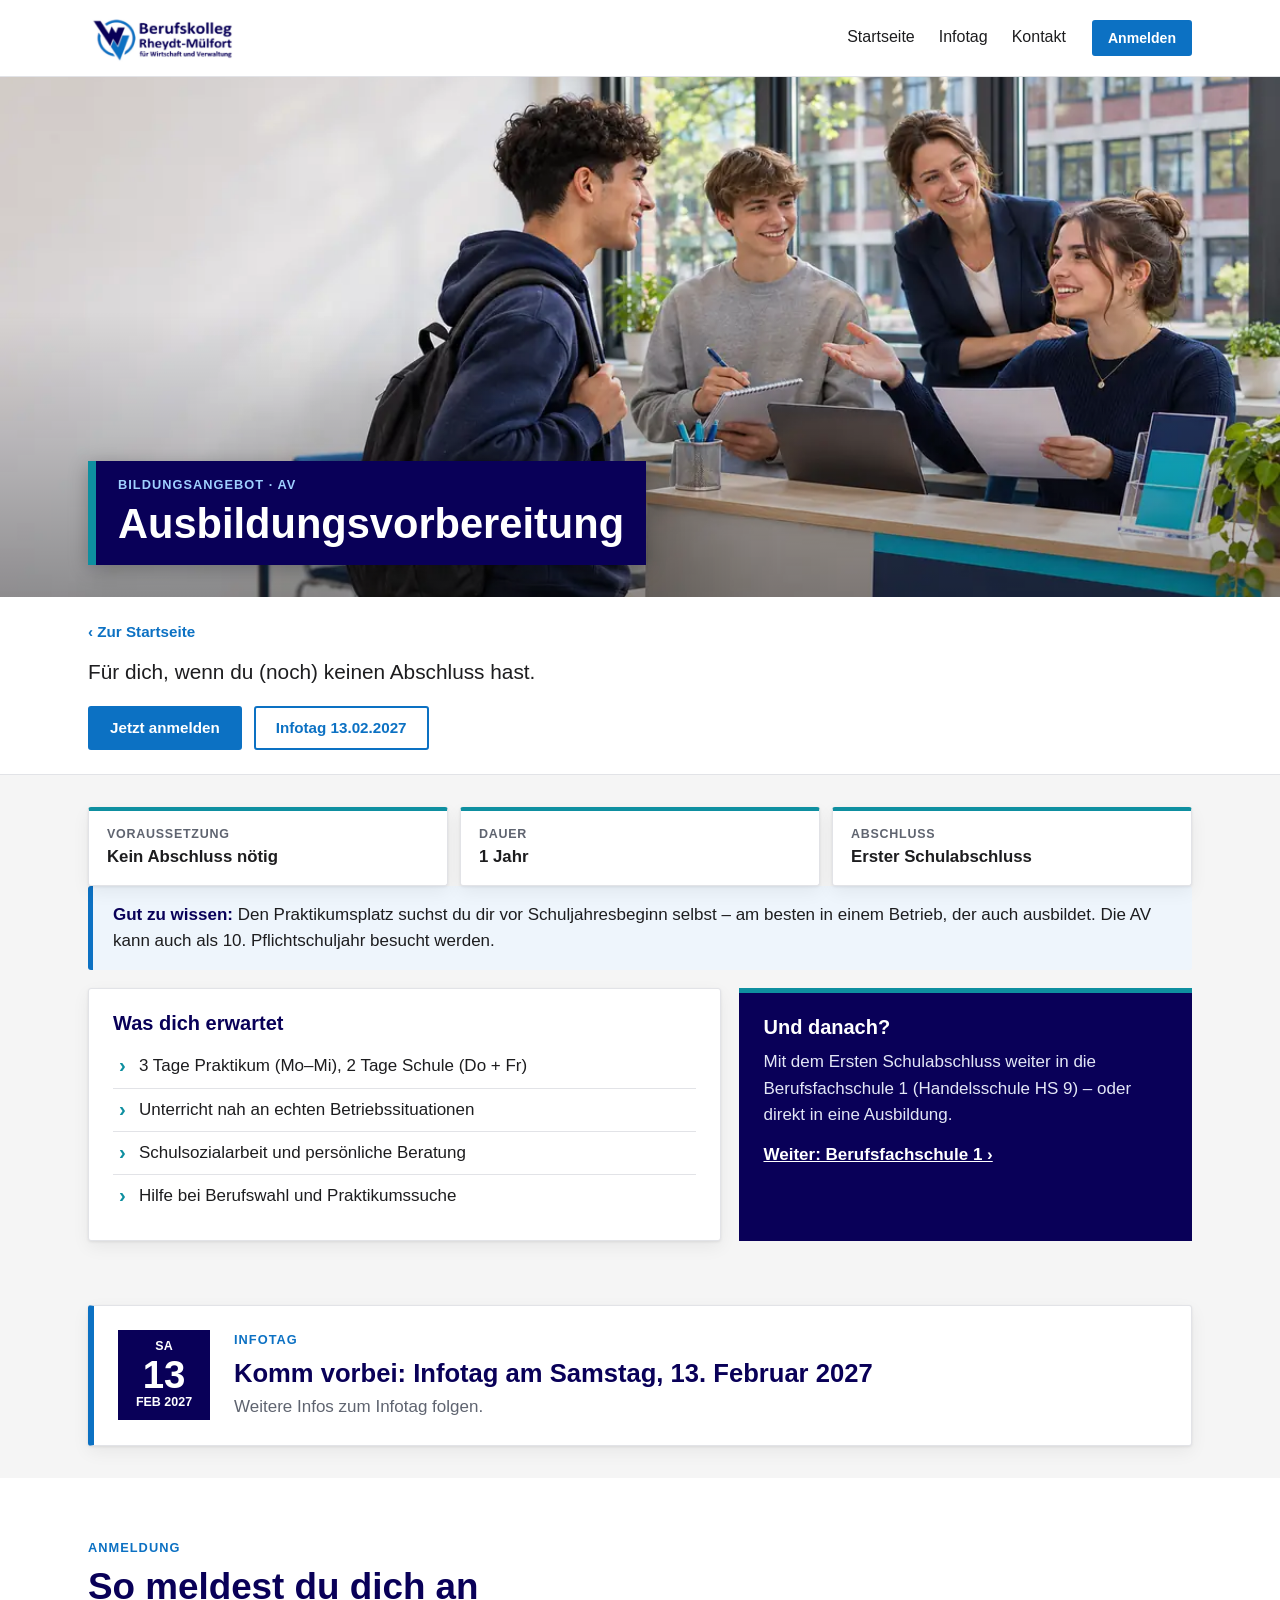
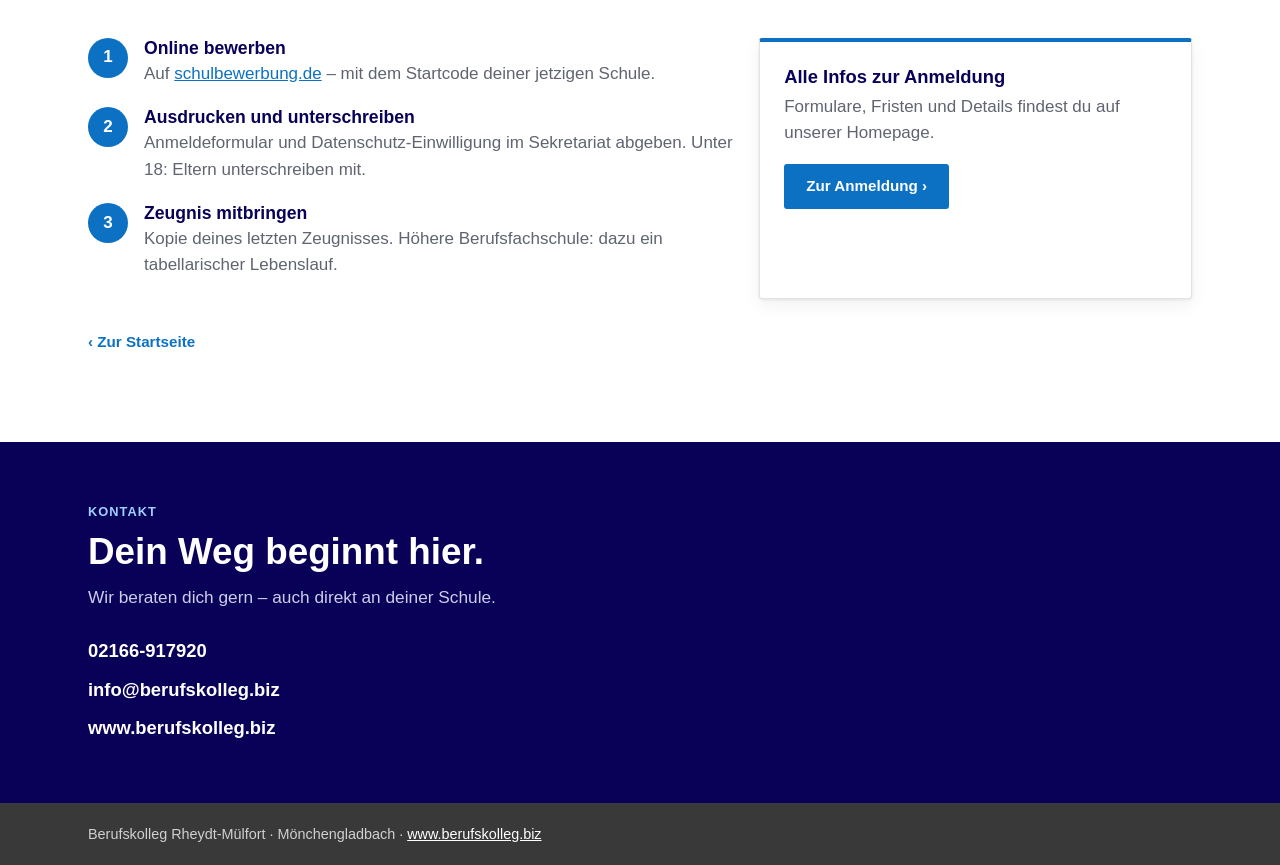
<file: av.html>
<!doctype html>
<html lang="de">
<head>
<meta charset="utf-8">
<meta name="viewport" content="width=device-width, initial-scale=1">
<title>Ausbildungsvorbereitung – Berufskolleg Rheydt-Mülfort</title>
<meta name="description" content="Ausbildungsvorbereitung am Berufskolleg Rheydt-Mülfort: Für dich, wenn du (noch) keinen Abschluss hast.">
<meta name="theme-color" content="#090058">
<link rel="icon" href="assets/icon-abschluss.png">
<link rel="preload" as="image" href="assets/img/bg-av-1200.webp" imagesrcset="assets/img/bg-av-640.webp 640w, assets/img/bg-av-1200.webp 1200w" imagesizes="100vw">
<link rel="stylesheet" href="assets/style.css?v=88306aa0">
</head>
<body>
<header class="site-header"><div class="wrap">
  <a href="index.html" aria-label="Zur Startseite"><img src="assets/logo.png" alt="Berufskolleg Rheydt-Mülfort – für Wirtschaft und Verwaltung" width="655" height="217"></a>
  <div class="hdr-right"><nav class="nav"><a href="index.html">Startseite</a><a href="#infotag">Infotag</a><a href="#kontakt">Kontakt</a></nav><a class="btn small solid" href="https://www.berufskolleg.biz/schuelerinnen-und-schueler/anmeldung/" target="_blank" rel="noopener">Anmelden</a></div>
</div></header>

<section class="bg-hero" style="--c:#0e8fa0"><img class="hero-bg" src="assets/img/bg-av-1200.webp" srcset="assets/img/bg-av-640.webp 640w, assets/img/bg-av-1200.webp 1200w" sizes="100vw" alt="" style="width:100%;height:100%;object-fit:cover" fetchpriority="high"><div class="wrap">
  <div class="titlebar"><span class="eyebrow">Bildungsangebot · AV</span>
  <h1>Ausbildungsvorbereitung</h1>
  </div>
</div></section>
<div class="pagebar"><div class="wrap">
  <a class="back" href="index.html">‹ Zur Startseite</a>
  <p class="claim">Für dich, wenn du (noch) keinen Abschluss hast.</p>
  <div class="btns"><a class="btn solid" href="https://www.berufskolleg.biz/schuelerinnen-und-schueler/anmeldung/" target="_blank" rel="noopener">Jetzt anmelden</a><a class="btn" href="#infotag">Infotag 13.02.2027</a></div>
</div></div>

<section class="tight" style="--c:#0e8fa0"><div class="wrap stack">
  

  <div class="facts">
    <div class="fact glass"><span>Voraussetzung</span><b>Kein Abschluss nötig</b></div>
    <div class="fact glass"><span>Dauer</span><b>1 Jahr</b></div>
    <div class="fact glass"><span>Abschluss</span><b>Erster Schulabschluss</b></div>
  </div>

  <div class="glass note" style="margin-top:0"><b>Gut zu wissen:</b> Den Praktikumsplatz suchst du dir vor Schuljahresbeginn selbst – am besten in einem Betrieb, der auch ausbildet. Die AV kann auch als 10. Pflichtschuljahr besucht werden.</div>
  
  <div class="two">
    <div class="panel glass"><h2>Was dich erwartet</h2><ul><li>3 Tage Praktikum (Mo–Mi), 2 Tage Schule (Do + Fr)</li><li>Unterricht nah an echten Betriebssituationen</li><li>Schulsozialarbeit und persönliche Beratung</li><li>Hilfe bei Berufswahl und Praktikumssuche</li></ul></div>
    <div class="panel next"><h2>Und danach?</h2><p style="margin:0">Mit dem Ersten Schulabschluss weiter in die Berufsfachschule 1 (Handelsschule HS 9) – oder direkt in eine Ausbildung.</p><p style="margin-top:14px"><a href="bfs1.html">Weiter: Berufsfachschule 1 ›</a></p></div>
  </div>
</div></section>

<section id="infotag" class="tight"><div class="wrap">
  <div class="infotag glass">
    <div class="it-date">Sa<b>13</b>Feb 2027</div>
    <div>
      <span class="eyebrow">Infotag</span>
      <h2>Komm vorbei: Infotag am Samstag, 13. Februar 2027</h2>
      <p class="placeholder-note">Weitere Infos zum Infotag folgen.</p>
    </div>
  </div>
</div></section>

<section id="anmeldung" class="alt"><div class="wrap">
  <span class="eyebrow">Anmeldung</span>
  <h2 class="display">So meldest du dich an</h2>
  <div class="reg" style="margin-top:28px">
    <div>
      <div class="regstep"><div class="n">1</div><div><h3>Online bewerben</h3><p>Auf <a href="https://www.schulbewerbung.de" target="_blank" rel="noopener">schulbewerbung.de</a> – mit dem Startcode deiner jetzigen Schule.</p></div></div>
      <div class="regstep"><div class="n">2</div><div><h3>Ausdrucken und unterschreiben</h3><p>Anmeldeformular und Datenschutz-Einwilligung im Sekretariat abgeben. Unter 18: Eltern unterschreiben mit.</p></div></div>
      <div class="regstep"><div class="n">3</div><div><h3>Zeugnis mitbringen</h3><p>Kopie deines letzten Zeugnisses. Höhere Berufsfachschule: dazu ein tabellarischer Lebenslauf.</p></div></div>
    </div>
    <div class="glass card">
      <h3>Alle Infos zur Anmeldung</h3>
      <p style="margin-bottom:18px">Formulare, Fristen und Details findest du auf unserer Homepage.</p>
      <a class="btn solid" href="https://www.berufskolleg.biz/schuelerinnen-und-schueler/anmeldung/" target="_blank" rel="noopener">Zur Anmeldung ›</a>
    </div>
  </div>
  <p style="margin-top:30px"><a class="back" href="index.html">‹ Zur Startseite</a></p>
</div></section>

<section id="kontakt"><div class="wrap">
  <span class="eyebrow">Kontakt</span>
  <h2 class="display">Dein Weg beginnt hier.</h2>
  <p class="lead">Wir beraten dich gern – auch direkt an deiner Schule.</p>
  <div class="contact">
    <a href="tel:+492166917920">02166-917920</a>
    <a href="mailto:info@berufskolleg.biz">info@berufskolleg.biz</a>
    <a href="https://www.berufskolleg.biz" target="_blank" rel="noopener">www.berufskolleg.biz</a>
  </div>
</div></section>
<footer><div class="wrap">Berufskolleg Rheydt-Mülfort · Mönchengladbach · <a href="https://www.berufskolleg.biz">www.berufskolleg.biz</a></div></footer>

<script>
(()=>{const h=document.querySelector('.site-header');const f=()=>h.classList.toggle('scrolled',scrollY>20);f();addEventListener('scroll',f,{passive:true});})();
</script>
</body>
</html>
</file>
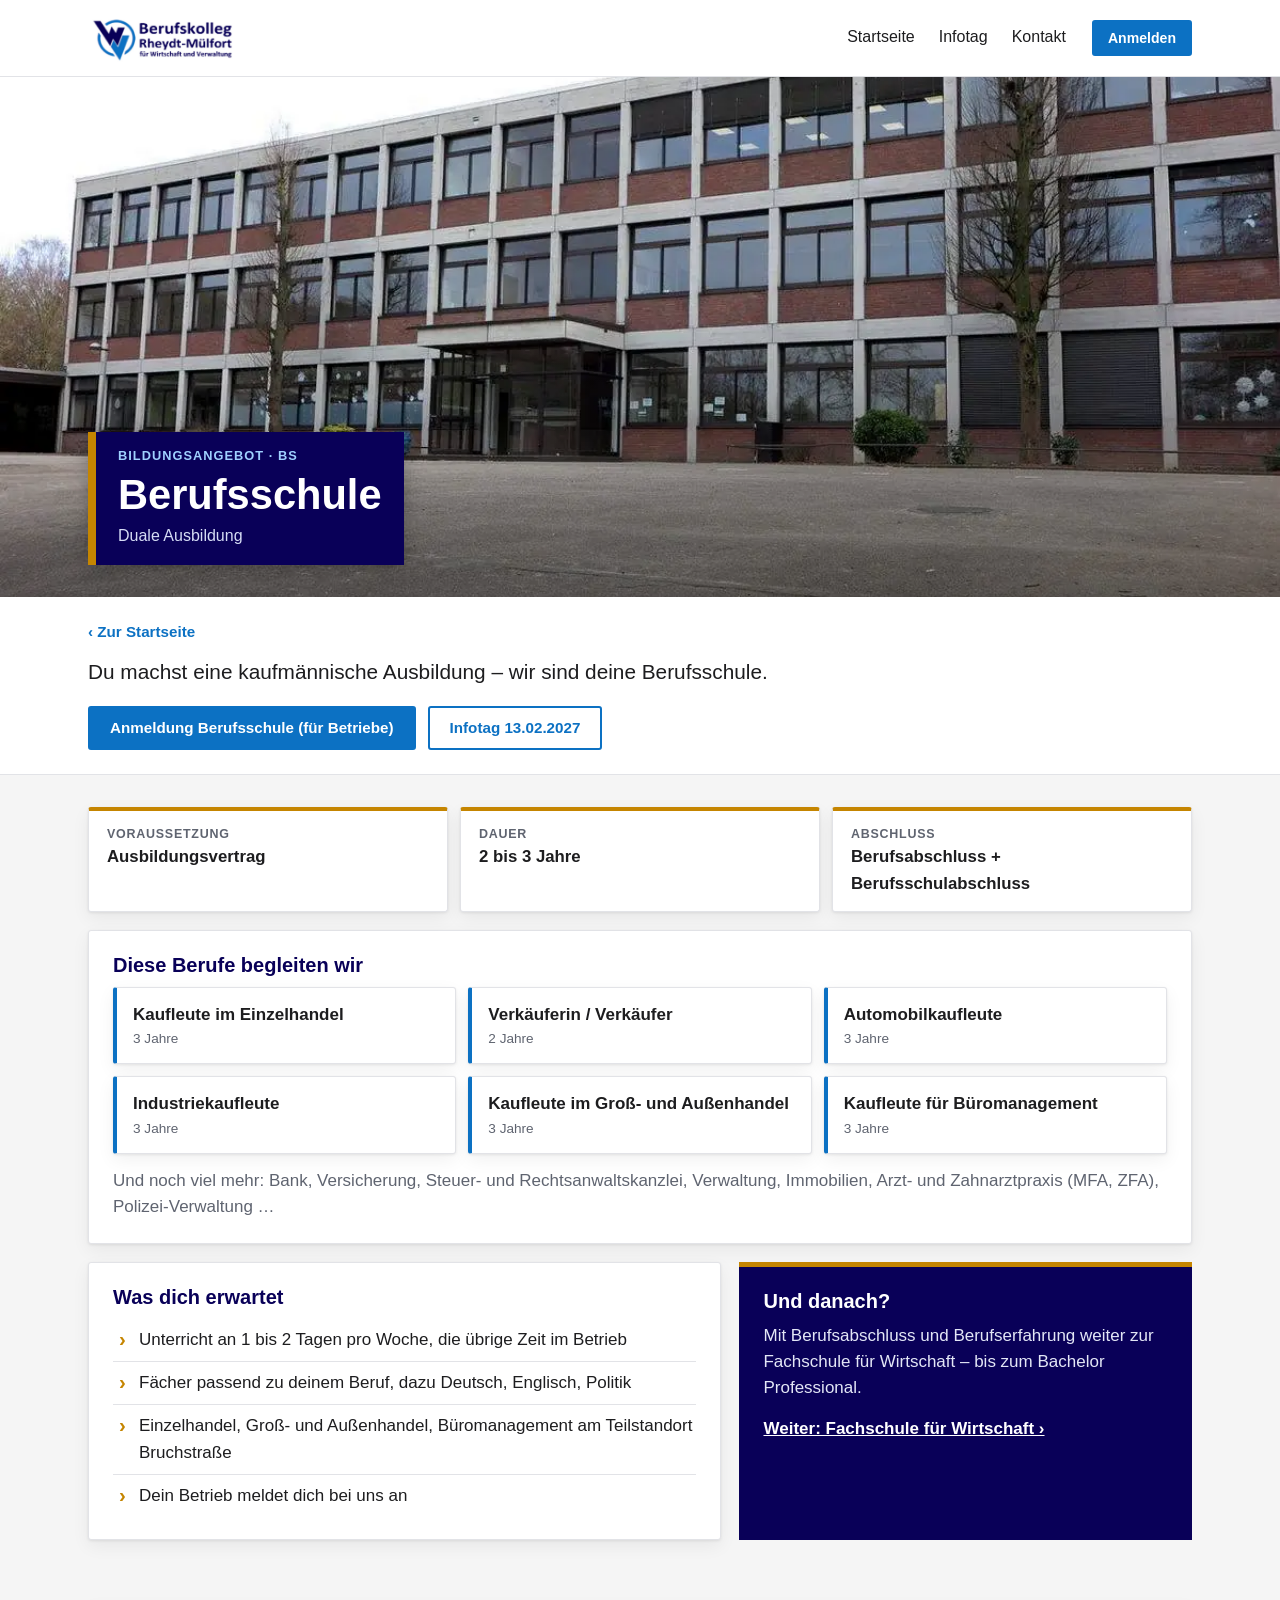
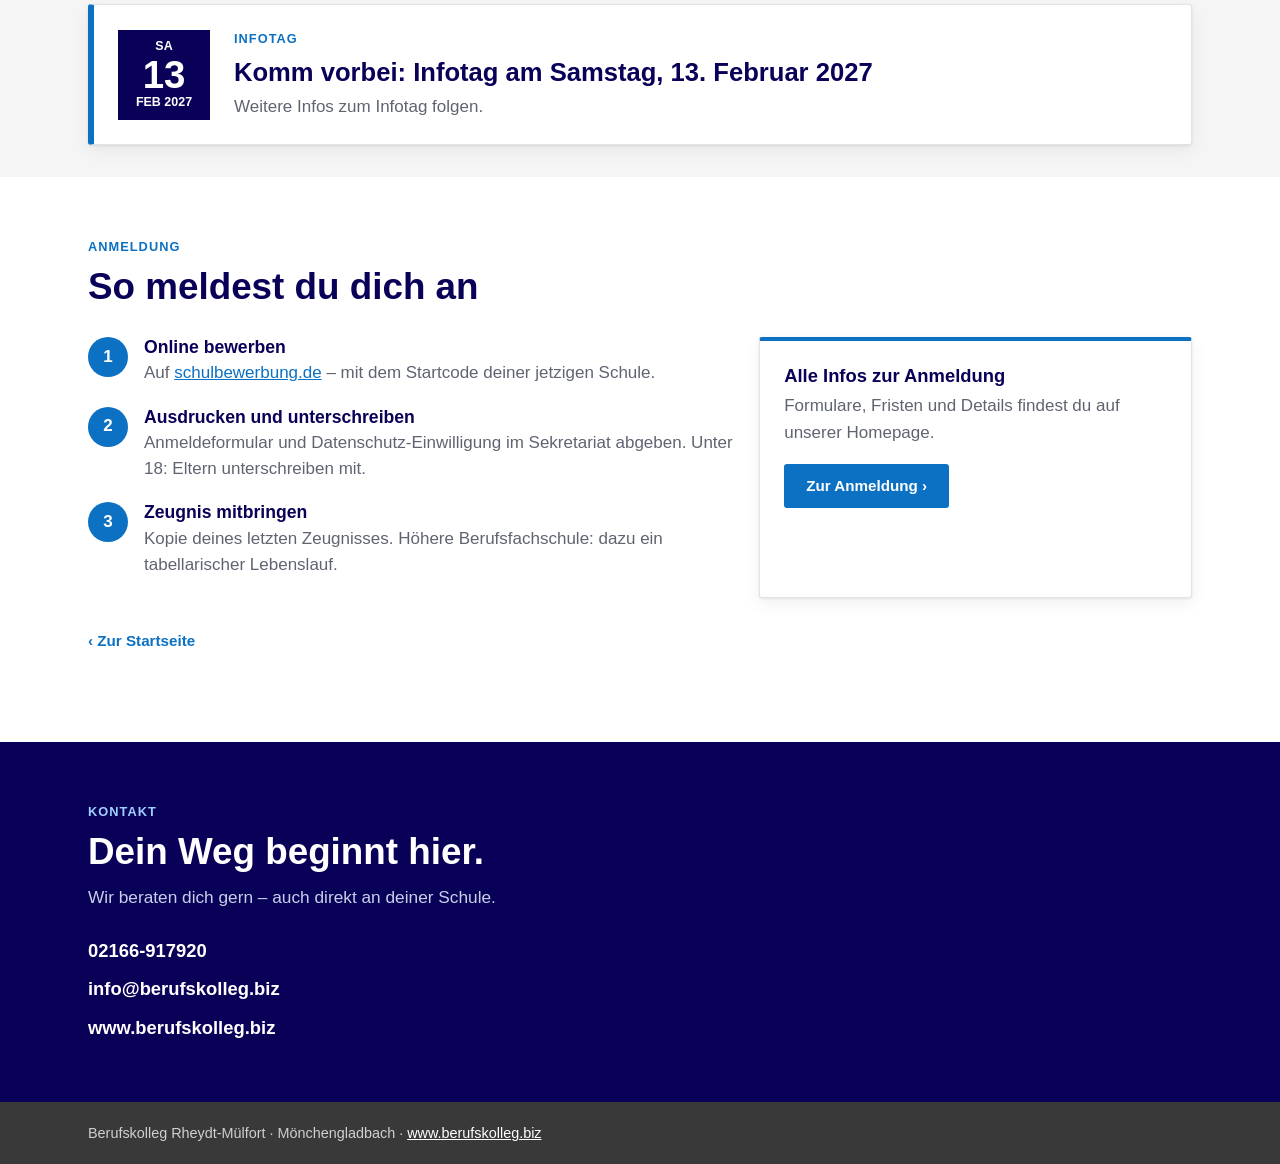
<file: berufsschule.html>
<!doctype html>
<html lang="de">
<head>
<meta charset="utf-8">
<meta name="viewport" content="width=device-width, initial-scale=1">
<title>Berufsschule (Duale Ausbildung) – Berufskolleg Rheydt-Mülfort</title>
<meta name="description" content="Berufsschule am Berufskolleg Rheydt-Mülfort: Du machst eine kaufmännische Ausbildung – wir sind deine Berufsschule.">
<meta name="theme-color" content="#090058">
<link rel="icon" href="assets/icon-abschluss.png">
<link rel="preload" as="image" href="assets/img/schule-front-1200.webp" imagesrcset="assets/img/schule-front-640.webp 640w, assets/img/schule-front-1200.webp 1200w" imagesizes="100vw">
<link rel="stylesheet" href="assets/style.css?v=88306aa0">
</head>
<body>
<header class="site-header"><div class="wrap">
  <a href="index.html" aria-label="Zur Startseite"><img src="assets/logo.png" alt="Berufskolleg Rheydt-Mülfort – für Wirtschaft und Verwaltung" width="655" height="217"></a>
  <div class="hdr-right"><nav class="nav"><a href="index.html">Startseite</a><a href="#infotag">Infotag</a><a href="#kontakt">Kontakt</a></nav><a class="btn small solid" href="https://www.berufskolleg.biz/schuelerinnen-und-schueler/anmeldung/" target="_blank" rel="noopener">Anmelden</a></div>
</div></header>

<section class="bg-hero" style="--c:#c58500"><img class="hero-bg" src="assets/img/schule-front-1200.webp" srcset="assets/img/schule-front-640.webp 640w, assets/img/schule-front-1200.webp 1200w" sizes="100vw" alt="" style="width:100%;height:100%;object-fit:cover" fetchpriority="high"><div class="wrap">
  <div class="titlebar"><span class="eyebrow">Bildungsangebot · BS</span>
  <h1>Berufsschule</h1>
  <p class="alias">Duale Ausbildung</p></div>
</div></section>
<div class="pagebar"><div class="wrap">
  <a class="back" href="index.html">‹ Zur Startseite</a>
  <p class="claim">Du machst eine kaufmännische Ausbildung – wir sind deine Berufsschule.</p>
  <div class="btns"><a class="btn solid" href="https://www.berufskolleg.biz/schuelerinnen-und-schueler/anmeldung/anmeldung-berufsschule/" target="_blank" rel="noopener">Anmeldung Berufsschule (für Betriebe)</a><a class="btn" href="#infotag">Infotag 13.02.2027</a></div>
</div></div>

<section class="tight" style="--c:#c58500"><div class="wrap stack">
  

  <div class="facts">
    <div class="fact glass"><span>Voraussetzung</span><b>Ausbildungsvertrag</b></div>
    <div class="fact glass"><span>Dauer</span><b>2 bis 3 Jahre</b></div>
    <div class="fact glass"><span>Abschluss</span><b>Berufsabschluss + Berufsschulabschluss</b></div>
  </div>

  
  <div class="panel glass"><h2>Diese Berufe begleiten wir</h2><div class="jobs" style="margin-top:6px"><a class="job glass" href="https://www.berufskolleg.biz/einzelhandelskaufleute/" target="_blank" rel="noopener" style="text-decoration:none">Kaufleute im Einzelhandel<small>3 Jahre</small></a><a class="job glass" href="https://www.berufskolleg.biz/verkaeuferinnen-und-verkaeufer/" target="_blank" rel="noopener" style="text-decoration:none">Verkäuferin / Verkäufer<small>2 Jahre</small></a><a class="job glass" href="https://www.berufskolleg.biz/automobilkaufleute/" target="_blank" rel="noopener" style="text-decoration:none">Automobilkaufleute<small>3 Jahre</small></a><a class="job glass" href="https://www.berufskolleg.biz/industriekaufleute/" target="_blank" rel="noopener" style="text-decoration:none">Industriekaufleute<small>3 Jahre</small></a><a class="job glass" href="https://www.berufskolleg.biz/gross-und-aussenhandelskaufleute/" target="_blank" rel="noopener" style="text-decoration:none">Kaufleute im Groß- und Außenhandel<small>3 Jahre</small></a><a class="job glass" href="https://www.berufskolleg.biz/kaufleute-fuer-bueromanagement/" target="_blank" rel="noopener" style="text-decoration:none">Kaufleute für Büromanagement<small>3 Jahre</small></a></div><p style="margin:14px 0 0;color:var(--muted)">Und noch viel mehr: Bank, Versicherung, Steuer- und Rechtsanwaltskanzlei, Verwaltung, Immobilien, Arzt- und Zahnarztpraxis (MFA, ZFA), Polizei-Verwaltung …</p></div>
  <div class="two">
    <div class="panel glass"><h2>Was dich erwartet</h2><ul><li>Unterricht an 1 bis 2 Tagen pro Woche, die übrige Zeit im Betrieb</li><li>Fächer passend zu deinem Beruf, dazu Deutsch, Englisch, Politik</li><li>Einzelhandel, Groß- und Außenhandel, Büromanagement am Teilstandort Bruchstraße</li><li>Dein Betrieb meldet dich bei uns an</li></ul></div>
    <div class="panel next"><h2>Und danach?</h2><p style="margin:0">Mit Berufsabschluss und Berufserfahrung weiter zur Fachschule für Wirtschaft – bis zum Bachelor Professional.</p><p style="margin-top:14px"><a href="fachschule.html">Weiter: Fachschule für Wirtschaft ›</a></p></div>
  </div>
</div></section>

<section id="infotag" class="tight"><div class="wrap">
  <div class="infotag glass">
    <div class="it-date">Sa<b>13</b>Feb 2027</div>
    <div>
      <span class="eyebrow">Infotag</span>
      <h2>Komm vorbei: Infotag am Samstag, 13. Februar 2027</h2>
      <p class="placeholder-note">Weitere Infos zum Infotag folgen.</p>
    </div>
  </div>
</div></section>

<section id="anmeldung" class="alt"><div class="wrap">
  <span class="eyebrow">Anmeldung</span>
  <h2 class="display">So meldest du dich an</h2>
  <div class="reg" style="margin-top:28px">
    <div>
      <div class="regstep"><div class="n">1</div><div><h3>Online bewerben</h3><p>Auf <a href="https://www.schulbewerbung.de" target="_blank" rel="noopener">schulbewerbung.de</a> – mit dem Startcode deiner jetzigen Schule.</p></div></div>
      <div class="regstep"><div class="n">2</div><div><h3>Ausdrucken und unterschreiben</h3><p>Anmeldeformular und Datenschutz-Einwilligung im Sekretariat abgeben. Unter 18: Eltern unterschreiben mit.</p></div></div>
      <div class="regstep"><div class="n">3</div><div><h3>Zeugnis mitbringen</h3><p>Kopie deines letzten Zeugnisses. Höhere Berufsfachschule: dazu ein tabellarischer Lebenslauf.</p></div></div>
    </div>
    <div class="glass card">
      <h3>Alle Infos zur Anmeldung</h3>
      <p style="margin-bottom:18px">Formulare, Fristen und Details findest du auf unserer Homepage.</p>
      <a class="btn solid" href="https://www.berufskolleg.biz/schuelerinnen-und-schueler/anmeldung/" target="_blank" rel="noopener">Zur Anmeldung ›</a>
    </div>
  </div>
  <p style="margin-top:30px"><a class="back" href="index.html">‹ Zur Startseite</a></p>
</div></section>

<section id="kontakt"><div class="wrap">
  <span class="eyebrow">Kontakt</span>
  <h2 class="display">Dein Weg beginnt hier.</h2>
  <p class="lead">Wir beraten dich gern – auch direkt an deiner Schule.</p>
  <div class="contact">
    <a href="tel:+492166917920">02166-917920</a>
    <a href="mailto:info@berufskolleg.biz">info@berufskolleg.biz</a>
    <a href="https://www.berufskolleg.biz" target="_blank" rel="noopener">www.berufskolleg.biz</a>
  </div>
</div></section>
<footer><div class="wrap">Berufskolleg Rheydt-Mülfort · Mönchengladbach · <a href="https://www.berufskolleg.biz">www.berufskolleg.biz</a></div></footer>

<script>
(()=>{const h=document.querySelector('.site-header');const f=()=>h.classList.toggle('scrolled',scrollY>20);f();addEventListener('scroll',f,{passive:true});})();
</script>
</body>
</html>
</file>
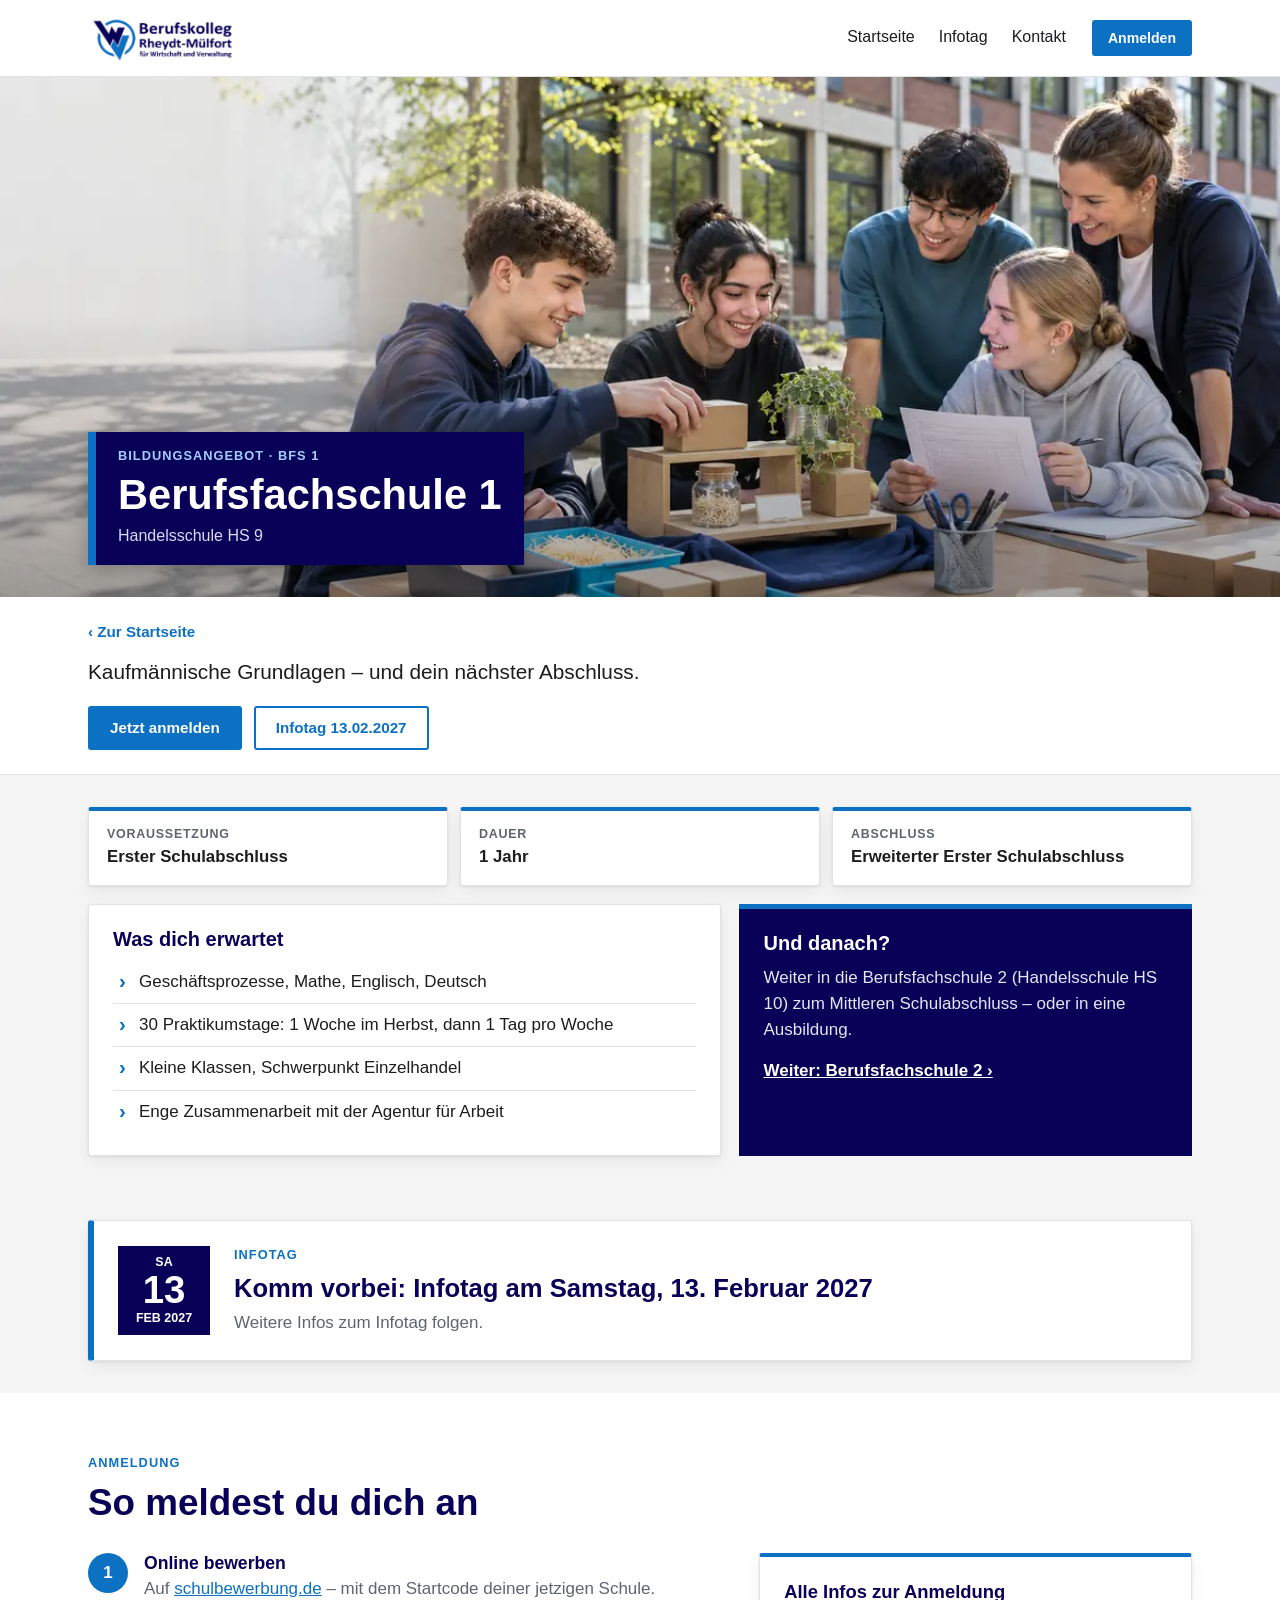
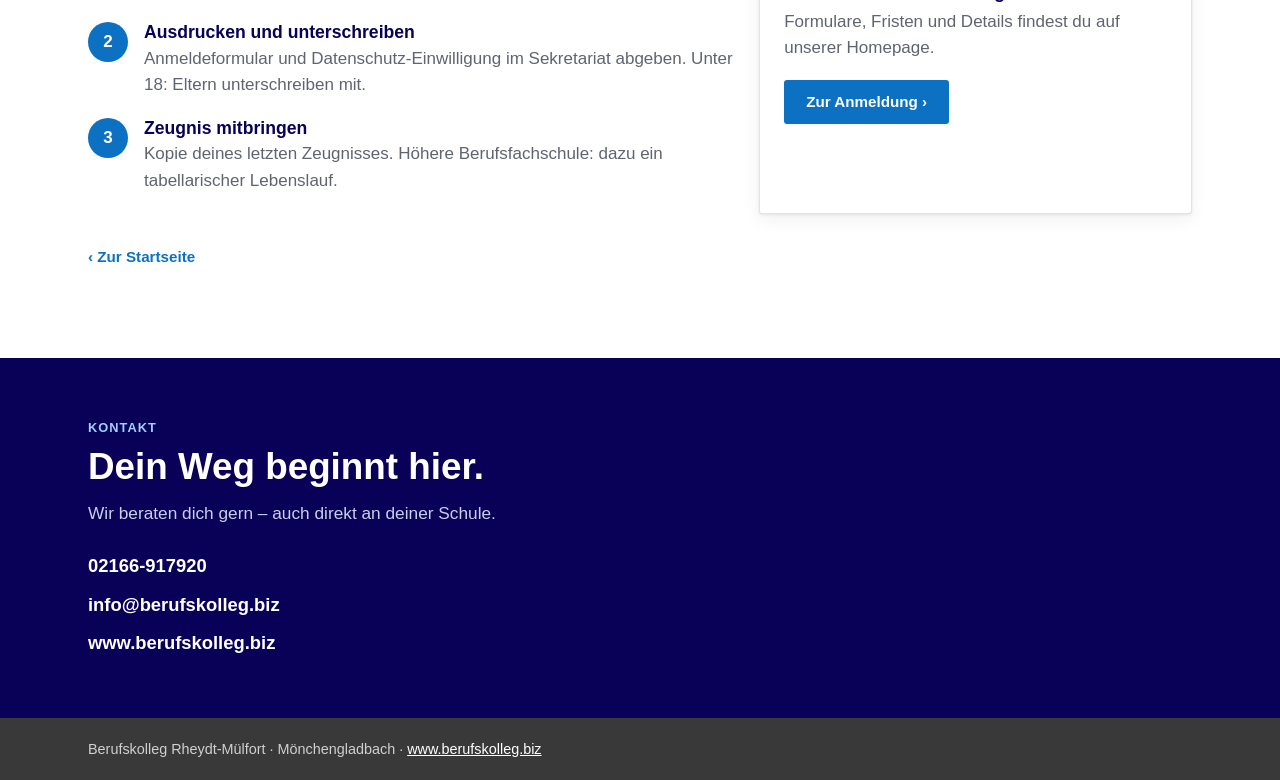
<file: bfs1.html>
<!doctype html>
<html lang="de">
<head>
<meta charset="utf-8">
<meta name="viewport" content="width=device-width, initial-scale=1">
<title>Berufsfachschule 1 (Handelsschule HS 9) – Berufskolleg Rheydt-Mülfort</title>
<meta name="description" content="Berufsfachschule 1 am Berufskolleg Rheydt-Mülfort: Kaufmännische Grundlagen – und dein nächster Abschluss.">
<meta name="theme-color" content="#090058">
<link rel="icon" href="assets/icon-abschluss.png">
<link rel="preload" as="image" href="assets/img/bg-bfs1-1200.webp" imagesrcset="assets/img/bg-bfs1-640.webp 640w, assets/img/bg-bfs1-1200.webp 1200w" imagesizes="100vw">
<link rel="stylesheet" href="assets/style.css?v=88306aa0">
</head>
<body>
<header class="site-header"><div class="wrap">
  <a href="index.html" aria-label="Zur Startseite"><img src="assets/logo.png" alt="Berufskolleg Rheydt-Mülfort – für Wirtschaft und Verwaltung" width="655" height="217"></a>
  <div class="hdr-right"><nav class="nav"><a href="index.html">Startseite</a><a href="#infotag">Infotag</a><a href="#kontakt">Kontakt</a></nav><a class="btn small solid" href="https://www.berufskolleg.biz/schuelerinnen-und-schueler/anmeldung/" target="_blank" rel="noopener">Anmelden</a></div>
</div></header>

<section class="bg-hero" style="--c:#0c71c3"><img class="hero-bg" src="assets/img/bg-bfs1-1200.webp" srcset="assets/img/bg-bfs1-640.webp 640w, assets/img/bg-bfs1-1200.webp 1200w" sizes="100vw" alt="" style="width:100%;height:100%;object-fit:cover" fetchpriority="high"><div class="wrap">
  <div class="titlebar"><span class="eyebrow">Bildungsangebot · BFS 1</span>
  <h1>Berufsfachschule 1</h1>
  <p class="alias">Handelsschule HS 9</p></div>
</div></section>
<div class="pagebar"><div class="wrap">
  <a class="back" href="index.html">‹ Zur Startseite</a>
  <p class="claim">Kaufmännische Grundlagen – und dein nächster Abschluss.</p>
  <div class="btns"><a class="btn solid" href="https://www.berufskolleg.biz/schuelerinnen-und-schueler/anmeldung/" target="_blank" rel="noopener">Jetzt anmelden</a><a class="btn" href="#infotag">Infotag 13.02.2027</a></div>
</div></div>

<section class="tight" style="--c:#0c71c3"><div class="wrap stack">
  

  <div class="facts">
    <div class="fact glass"><span>Voraussetzung</span><b>Erster Schulabschluss</b></div>
    <div class="fact glass"><span>Dauer</span><b>1 Jahr</b></div>
    <div class="fact glass"><span>Abschluss</span><b>Erweiterter Erster Schulabschluss</b></div>
  </div>

  
  
  <div class="two">
    <div class="panel glass"><h2>Was dich erwartet</h2><ul><li>Geschäftsprozesse, Mathe, Englisch, Deutsch</li><li>30 Praktikumstage: 1 Woche im Herbst, dann 1 Tag pro Woche</li><li>Kleine Klassen, Schwerpunkt Einzelhandel</li><li>Enge Zusammenarbeit mit der Agentur für Arbeit</li></ul></div>
    <div class="panel next"><h2>Und danach?</h2><p style="margin:0">Weiter in die Berufsfachschule 2 (Handelsschule HS 10) zum Mittleren Schulabschluss – oder in eine Ausbildung.</p><p style="margin-top:14px"><a href="bfs2.html">Weiter: Berufsfachschule 2 ›</a></p></div>
  </div>
</div></section>

<section id="infotag" class="tight"><div class="wrap">
  <div class="infotag glass">
    <div class="it-date">Sa<b>13</b>Feb 2027</div>
    <div>
      <span class="eyebrow">Infotag</span>
      <h2>Komm vorbei: Infotag am Samstag, 13. Februar 2027</h2>
      <p class="placeholder-note">Weitere Infos zum Infotag folgen.</p>
    </div>
  </div>
</div></section>

<section id="anmeldung" class="alt"><div class="wrap">
  <span class="eyebrow">Anmeldung</span>
  <h2 class="display">So meldest du dich an</h2>
  <div class="reg" style="margin-top:28px">
    <div>
      <div class="regstep"><div class="n">1</div><div><h3>Online bewerben</h3><p>Auf <a href="https://www.schulbewerbung.de" target="_blank" rel="noopener">schulbewerbung.de</a> – mit dem Startcode deiner jetzigen Schule.</p></div></div>
      <div class="regstep"><div class="n">2</div><div><h3>Ausdrucken und unterschreiben</h3><p>Anmeldeformular und Datenschutz-Einwilligung im Sekretariat abgeben. Unter 18: Eltern unterschreiben mit.</p></div></div>
      <div class="regstep"><div class="n">3</div><div><h3>Zeugnis mitbringen</h3><p>Kopie deines letzten Zeugnisses. Höhere Berufsfachschule: dazu ein tabellarischer Lebenslauf.</p></div></div>
    </div>
    <div class="glass card">
      <h3>Alle Infos zur Anmeldung</h3>
      <p style="margin-bottom:18px">Formulare, Fristen und Details findest du auf unserer Homepage.</p>
      <a class="btn solid" href="https://www.berufskolleg.biz/schuelerinnen-und-schueler/anmeldung/" target="_blank" rel="noopener">Zur Anmeldung ›</a>
    </div>
  </div>
  <p style="margin-top:30px"><a class="back" href="index.html">‹ Zur Startseite</a></p>
</div></section>

<section id="kontakt"><div class="wrap">
  <span class="eyebrow">Kontakt</span>
  <h2 class="display">Dein Weg beginnt hier.</h2>
  <p class="lead">Wir beraten dich gern – auch direkt an deiner Schule.</p>
  <div class="contact">
    <a href="tel:+492166917920">02166-917920</a>
    <a href="mailto:info@berufskolleg.biz">info@berufskolleg.biz</a>
    <a href="https://www.berufskolleg.biz" target="_blank" rel="noopener">www.berufskolleg.biz</a>
  </div>
</div></section>
<footer><div class="wrap">Berufskolleg Rheydt-Mülfort · Mönchengladbach · <a href="https://www.berufskolleg.biz">www.berufskolleg.biz</a></div></footer>

<script>
(()=>{const h=document.querySelector('.site-header');const f=()=>h.classList.toggle('scrolled',scrollY>20);f();addEventListener('scroll',f,{passive:true});})();
</script>
</body>
</html>
</file>
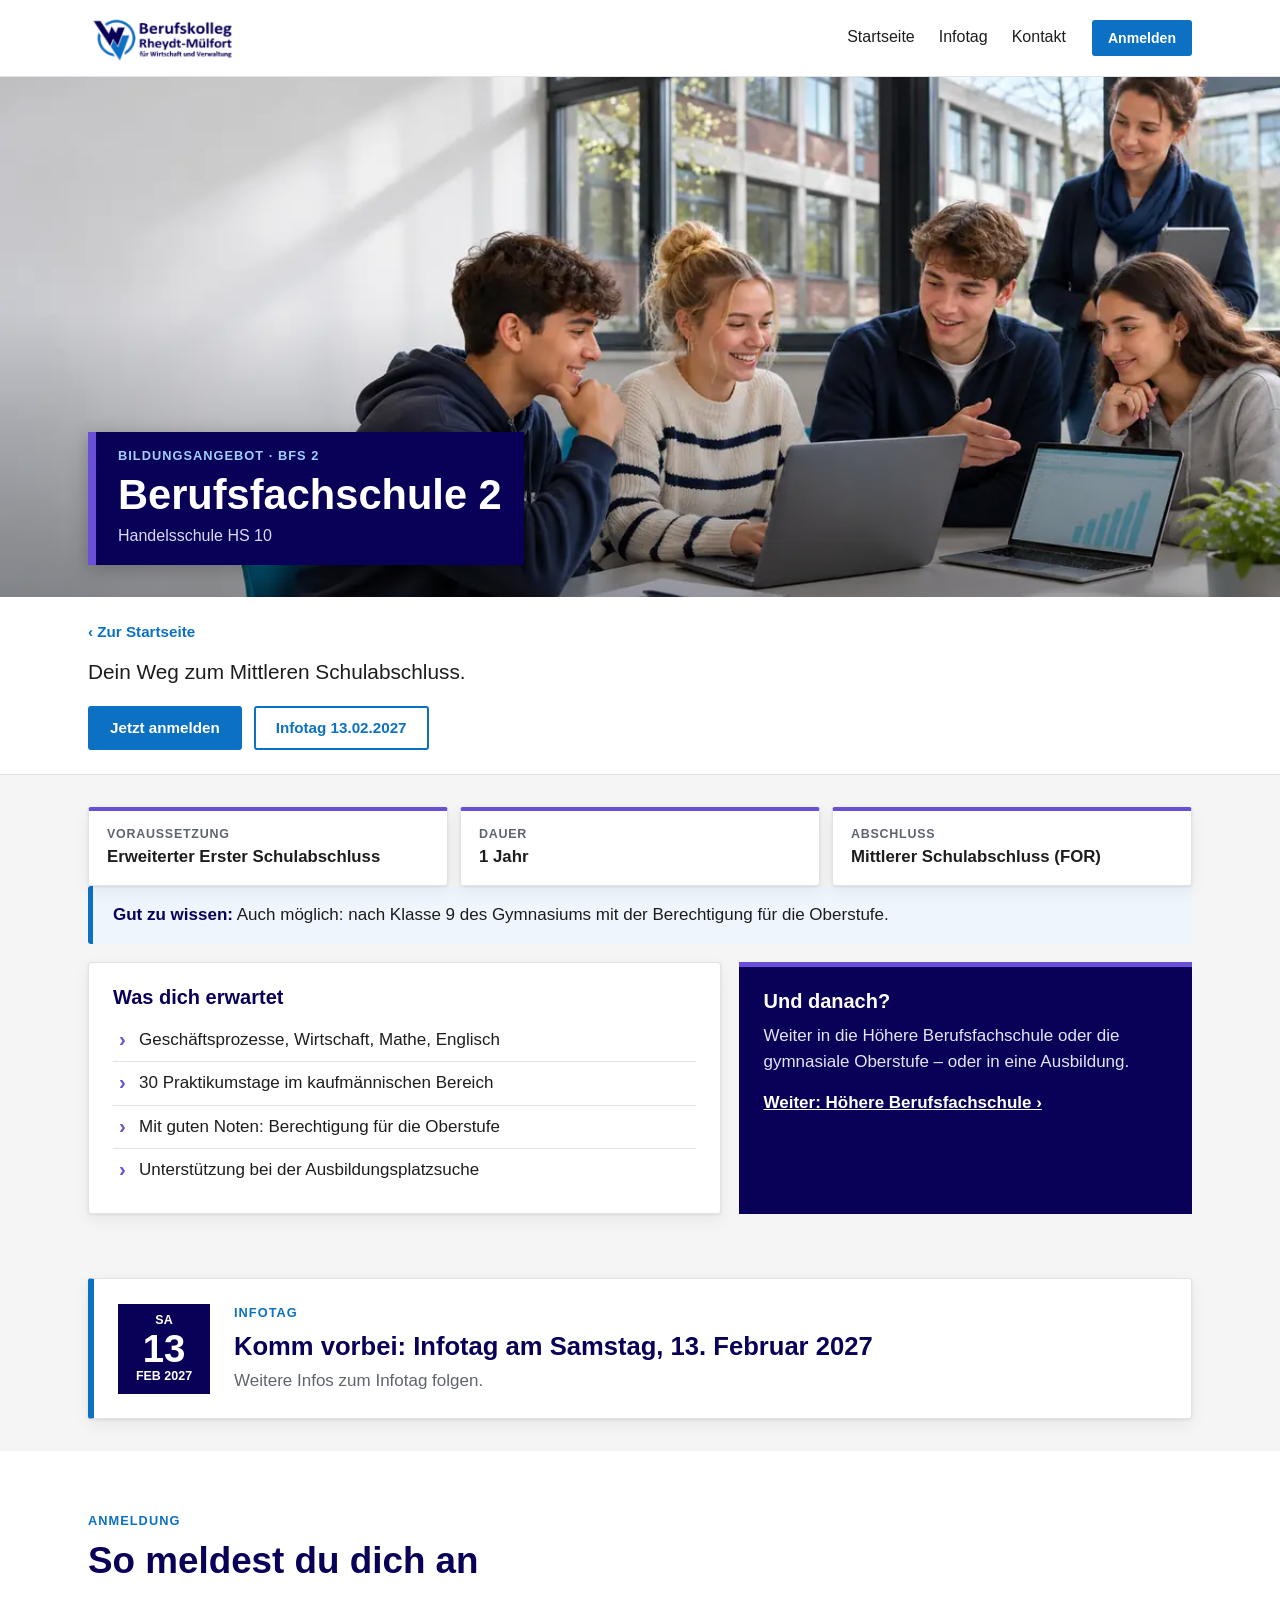
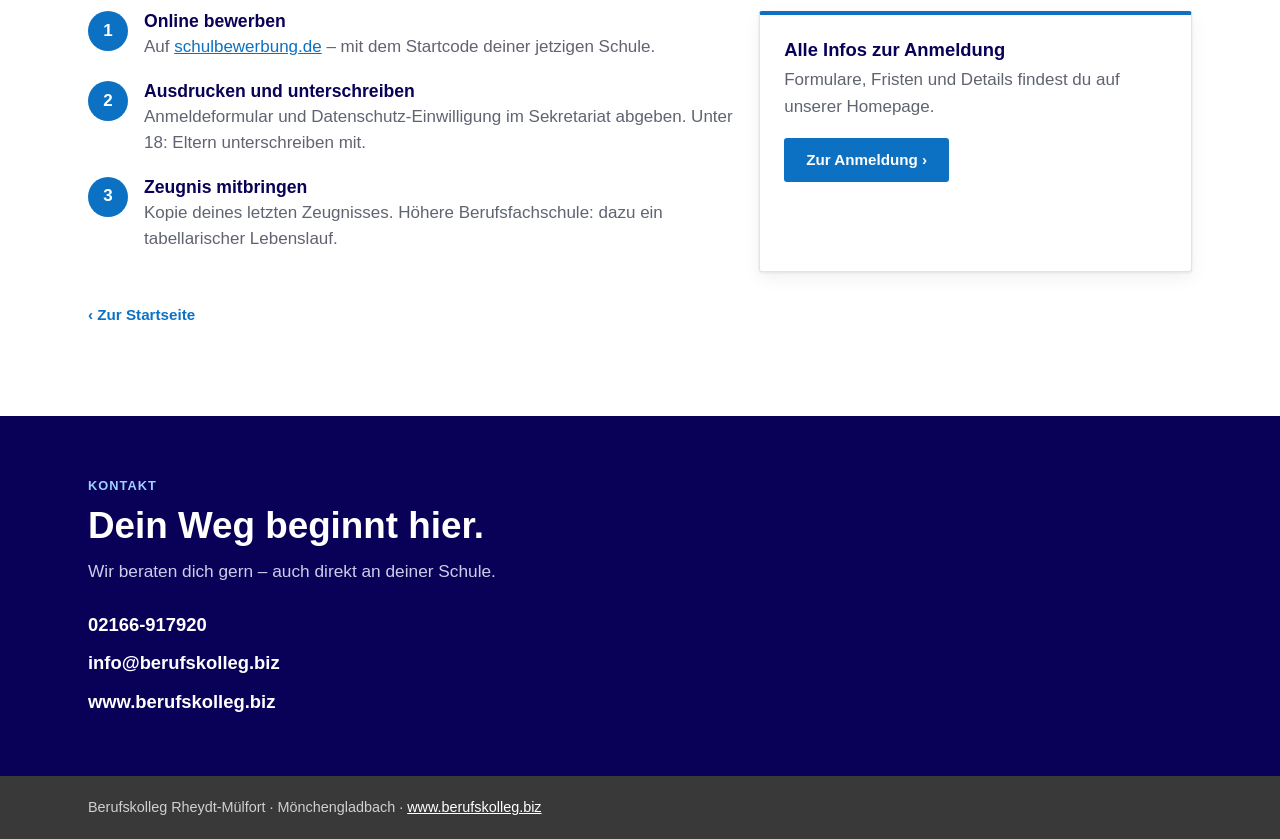
<file: bfs2.html>
<!doctype html>
<html lang="de">
<head>
<meta charset="utf-8">
<meta name="viewport" content="width=device-width, initial-scale=1">
<title>Berufsfachschule 2 (Handelsschule HS 10) – Berufskolleg Rheydt-Mülfort</title>
<meta name="description" content="Berufsfachschule 2 am Berufskolleg Rheydt-Mülfort: Dein Weg zum Mittleren Schulabschluss.">
<meta name="theme-color" content="#090058">
<link rel="icon" href="assets/icon-abschluss.png">
<link rel="preload" as="image" href="assets/img/bg-bfs2-1200.webp" imagesrcset="assets/img/bg-bfs2-640.webp 640w, assets/img/bg-bfs2-1200.webp 1200w" imagesizes="100vw">
<link rel="stylesheet" href="assets/style.css?v=88306aa0">
</head>
<body>
<header class="site-header"><div class="wrap">
  <a href="index.html" aria-label="Zur Startseite"><img src="assets/logo.png" alt="Berufskolleg Rheydt-Mülfort – für Wirtschaft und Verwaltung" width="655" height="217"></a>
  <div class="hdr-right"><nav class="nav"><a href="index.html">Startseite</a><a href="#infotag">Infotag</a><a href="#kontakt">Kontakt</a></nav><a class="btn small solid" href="https://www.berufskolleg.biz/schuelerinnen-und-schueler/anmeldung/" target="_blank" rel="noopener">Anmelden</a></div>
</div></header>

<section class="bg-hero" style="--c:#6a4fd8"><img class="hero-bg" src="assets/img/bg-bfs2-1200.webp" srcset="assets/img/bg-bfs2-640.webp 640w, assets/img/bg-bfs2-1200.webp 1200w" sizes="100vw" alt="" style="width:100%;height:100%;object-fit:cover" fetchpriority="high"><div class="wrap">
  <div class="titlebar"><span class="eyebrow">Bildungsangebot · BFS 2</span>
  <h1>Berufsfachschule 2</h1>
  <p class="alias">Handelsschule HS 10</p></div>
</div></section>
<div class="pagebar"><div class="wrap">
  <a class="back" href="index.html">‹ Zur Startseite</a>
  <p class="claim">Dein Weg zum Mittleren Schulabschluss.</p>
  <div class="btns"><a class="btn solid" href="https://www.berufskolleg.biz/schuelerinnen-und-schueler/anmeldung/" target="_blank" rel="noopener">Jetzt anmelden</a><a class="btn" href="#infotag">Infotag 13.02.2027</a></div>
</div></div>

<section class="tight" style="--c:#6a4fd8"><div class="wrap stack">
  

  <div class="facts">
    <div class="fact glass"><span>Voraussetzung</span><b>Erweiterter Erster Schulabschluss</b></div>
    <div class="fact glass"><span>Dauer</span><b>1 Jahr</b></div>
    <div class="fact glass"><span>Abschluss</span><b>Mittlerer Schulabschluss (FOR)</b></div>
  </div>

  <div class="glass note" style="margin-top:0"><b>Gut zu wissen:</b> Auch möglich: nach Klasse 9 des Gymnasiums mit der Berechtigung für die Oberstufe.</div>
  
  <div class="two">
    <div class="panel glass"><h2>Was dich erwartet</h2><ul><li>Geschäftsprozesse, Wirtschaft, Mathe, Englisch</li><li>30 Praktikumstage im kaufmännischen Bereich</li><li>Mit guten Noten: Berechtigung für die Oberstufe</li><li>Unterstützung bei der Ausbildungsplatzsuche</li></ul></div>
    <div class="panel next"><h2>Und danach?</h2><p style="margin:0">Weiter in die Höhere Berufsfachschule oder die gymnasiale Oberstufe – oder in eine Ausbildung.</p><p style="margin-top:14px"><a href="hoehere-berufsfachschule.html">Weiter: Höhere Berufsfachschule ›</a></p></div>
  </div>
</div></section>

<section id="infotag" class="tight"><div class="wrap">
  <div class="infotag glass">
    <div class="it-date">Sa<b>13</b>Feb 2027</div>
    <div>
      <span class="eyebrow">Infotag</span>
      <h2>Komm vorbei: Infotag am Samstag, 13. Februar 2027</h2>
      <p class="placeholder-note">Weitere Infos zum Infotag folgen.</p>
    </div>
  </div>
</div></section>

<section id="anmeldung" class="alt"><div class="wrap">
  <span class="eyebrow">Anmeldung</span>
  <h2 class="display">So meldest du dich an</h2>
  <div class="reg" style="margin-top:28px">
    <div>
      <div class="regstep"><div class="n">1</div><div><h3>Online bewerben</h3><p>Auf <a href="https://www.schulbewerbung.de" target="_blank" rel="noopener">schulbewerbung.de</a> – mit dem Startcode deiner jetzigen Schule.</p></div></div>
      <div class="regstep"><div class="n">2</div><div><h3>Ausdrucken und unterschreiben</h3><p>Anmeldeformular und Datenschutz-Einwilligung im Sekretariat abgeben. Unter 18: Eltern unterschreiben mit.</p></div></div>
      <div class="regstep"><div class="n">3</div><div><h3>Zeugnis mitbringen</h3><p>Kopie deines letzten Zeugnisses. Höhere Berufsfachschule: dazu ein tabellarischer Lebenslauf.</p></div></div>
    </div>
    <div class="glass card">
      <h3>Alle Infos zur Anmeldung</h3>
      <p style="margin-bottom:18px">Formulare, Fristen und Details findest du auf unserer Homepage.</p>
      <a class="btn solid" href="https://www.berufskolleg.biz/schuelerinnen-und-schueler/anmeldung/" target="_blank" rel="noopener">Zur Anmeldung ›</a>
    </div>
  </div>
  <p style="margin-top:30px"><a class="back" href="index.html">‹ Zur Startseite</a></p>
</div></section>

<section id="kontakt"><div class="wrap">
  <span class="eyebrow">Kontakt</span>
  <h2 class="display">Dein Weg beginnt hier.</h2>
  <p class="lead">Wir beraten dich gern – auch direkt an deiner Schule.</p>
  <div class="contact">
    <a href="tel:+492166917920">02166-917920</a>
    <a href="mailto:info@berufskolleg.biz">info@berufskolleg.biz</a>
    <a href="https://www.berufskolleg.biz" target="_blank" rel="noopener">www.berufskolleg.biz</a>
  </div>
</div></section>
<footer><div class="wrap">Berufskolleg Rheydt-Mülfort · Mönchengladbach · <a href="https://www.berufskolleg.biz">www.berufskolleg.biz</a></div></footer>

<script>
(()=>{const h=document.querySelector('.site-header');const f=()=>h.classList.toggle('scrolled',scrollY>20);f();addEventListener('scroll',f,{passive:true});})();
</script>
</body>
</html>
</file>
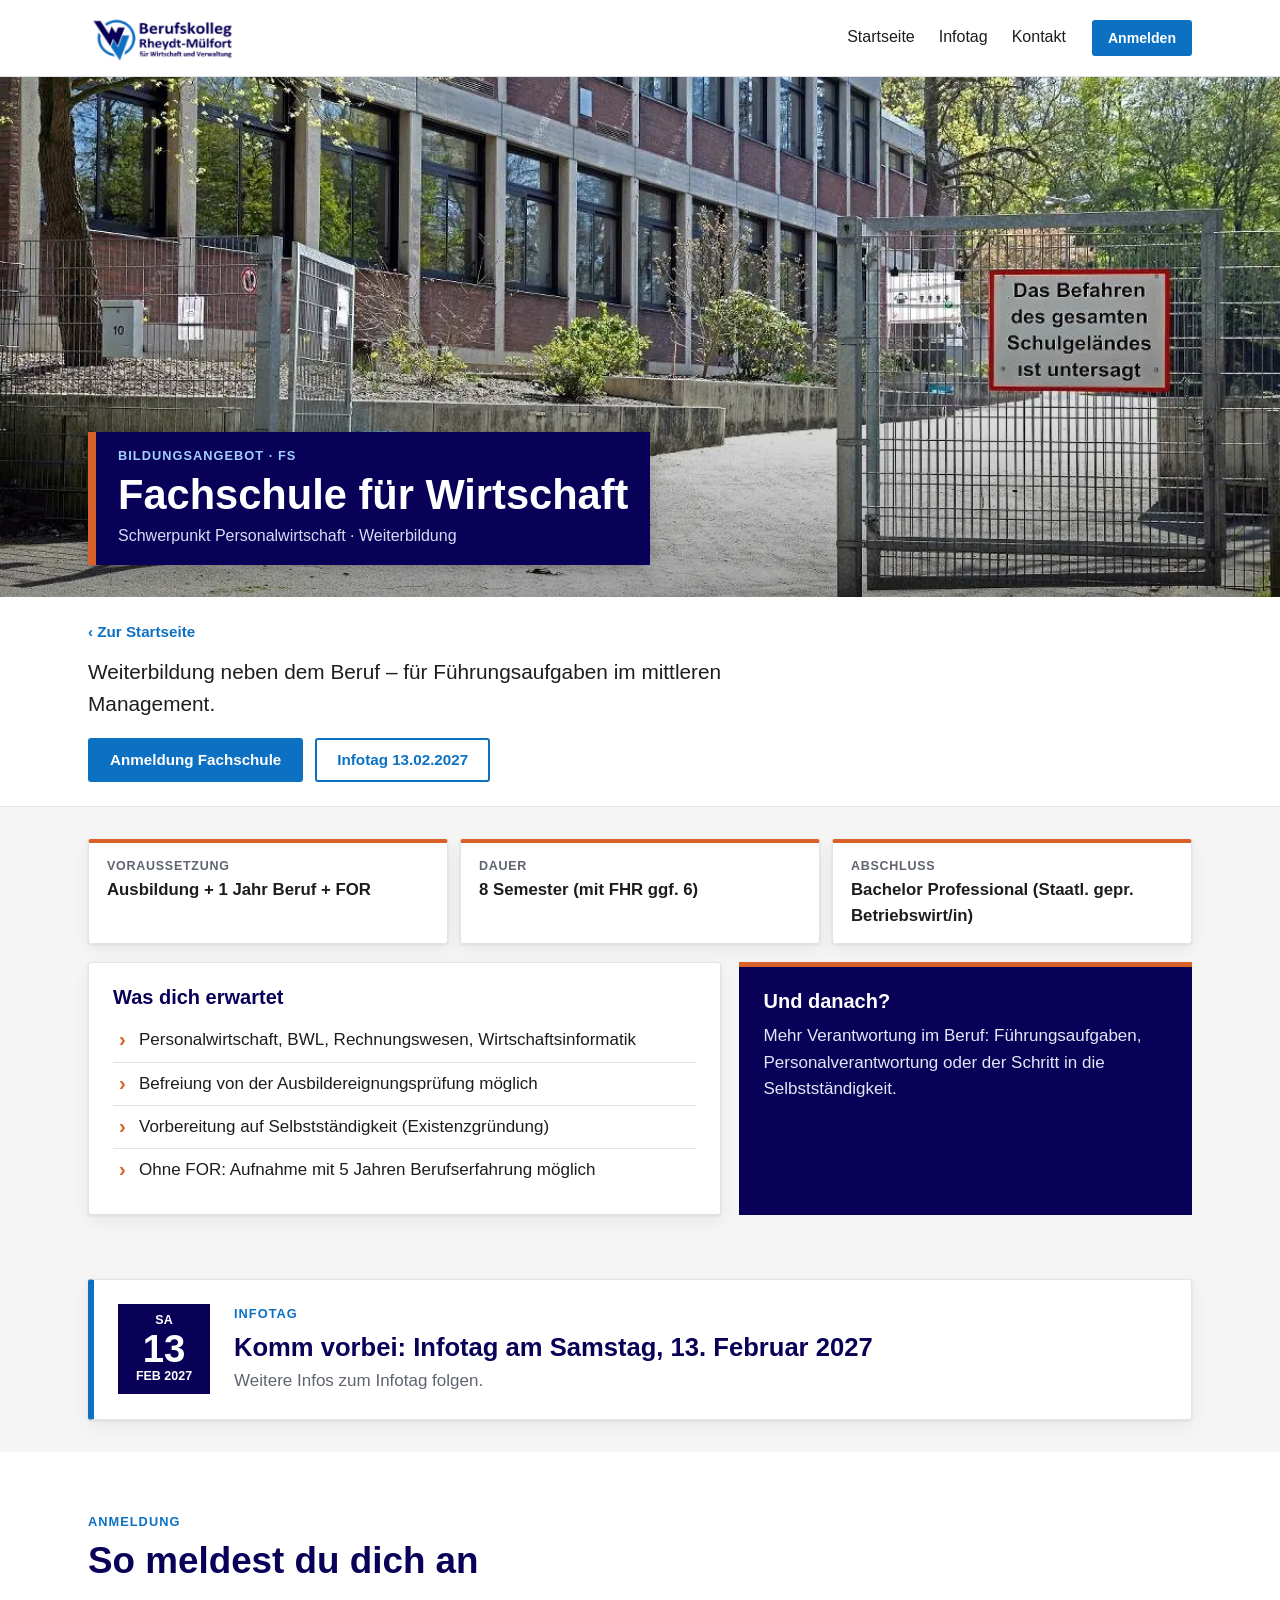
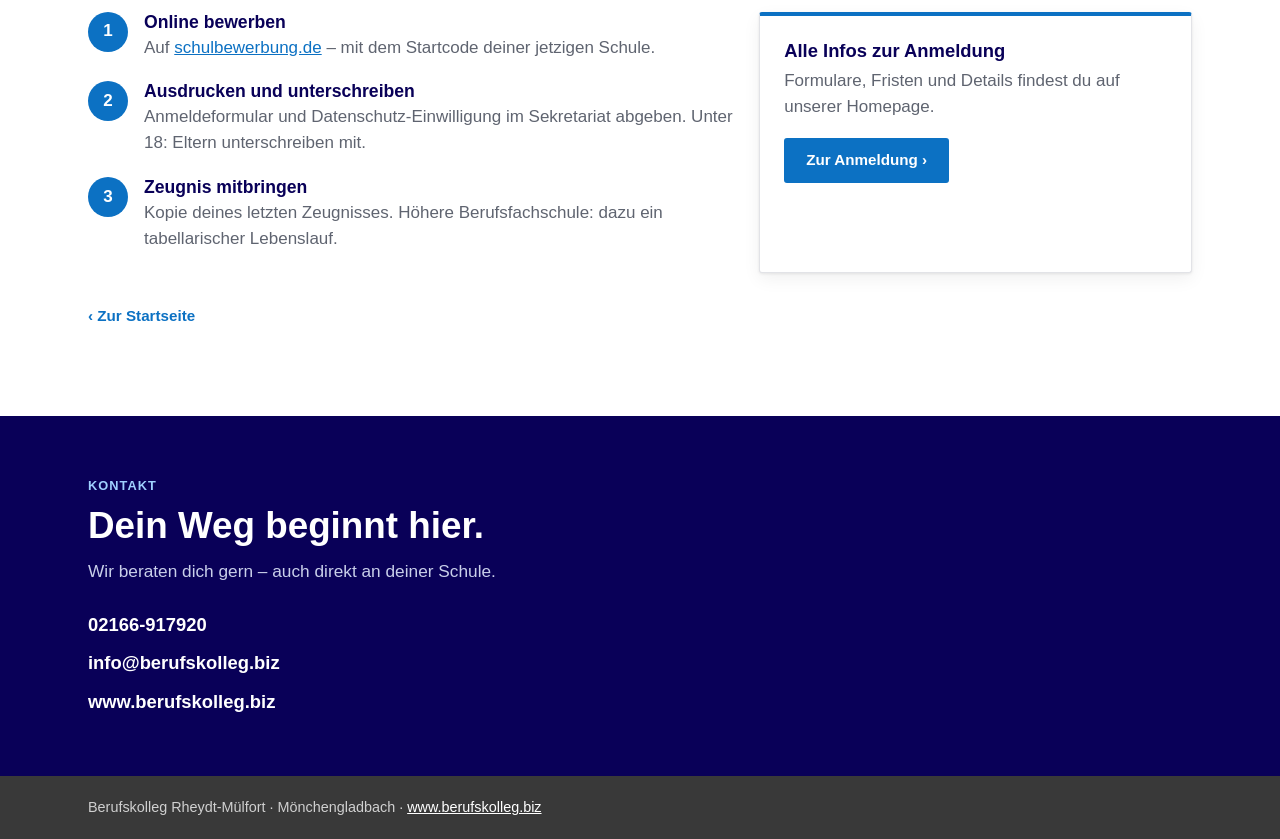
<file: fachschule.html>
<!doctype html>
<html lang="de">
<head>
<meta charset="utf-8">
<meta name="viewport" content="width=device-width, initial-scale=1">
<title>Fachschule für Wirtschaft (Schwerpunkt Personalwirtschaft · Weiterbildung) – Berufskolleg Rheydt-Mülfort</title>
<meta name="description" content="Fachschule für Wirtschaft am Berufskolleg Rheydt-Mülfort: Weiterbildung neben dem Beruf – für Führungsaufgaben im mittleren Management.">
<meta name="theme-color" content="#090058">
<link rel="icon" href="assets/icon-abschluss.png">
<link rel="preload" as="image" href="assets/img/schule-eingang-1200.webp" imagesrcset="assets/img/schule-eingang-640.webp 640w, assets/img/schule-eingang-1200.webp 1200w" imagesizes="100vw">
<link rel="stylesheet" href="assets/style.css?v=88306aa0">
</head>
<body>
<header class="site-header"><div class="wrap">
  <a href="index.html" aria-label="Zur Startseite"><img src="assets/logo.png" alt="Berufskolleg Rheydt-Mülfort – für Wirtschaft und Verwaltung" width="655" height="217"></a>
  <div class="hdr-right"><nav class="nav"><a href="index.html">Startseite</a><a href="#infotag">Infotag</a><a href="#kontakt">Kontakt</a></nav><a class="btn small solid" href="https://www.berufskolleg.biz/schuelerinnen-und-schueler/anmeldung/" target="_blank" rel="noopener">Anmelden</a></div>
</div></header>

<section class="bg-hero" style="--c:#d8622a"><img class="hero-bg" src="assets/img/schule-eingang-1200.webp" srcset="assets/img/schule-eingang-640.webp 640w, assets/img/schule-eingang-1200.webp 1200w" sizes="100vw" alt="" style="width:100%;height:100%;object-fit:cover" fetchpriority="high"><div class="wrap">
  <div class="titlebar"><span class="eyebrow">Bildungsangebot · FS</span>
  <h1>Fachschule für Wirtschaft</h1>
  <p class="alias">Schwerpunkt Personalwirtschaft · Weiterbildung</p></div>
</div></section>
<div class="pagebar"><div class="wrap">
  <a class="back" href="index.html">‹ Zur Startseite</a>
  <p class="claim">Weiterbildung neben dem Beruf – für Führungsaufgaben im mittleren Management.</p>
  <div class="btns"><a class="btn solid" href="https://www.berufskolleg.biz/schuelerinnen-und-schueler/anmeldung/weiterbildung-buttons/anmeldung-fachschule/" target="_blank" rel="noopener">Anmeldung Fachschule</a><a class="btn" href="#infotag">Infotag 13.02.2027</a></div>
</div></div>

<section class="tight" style="--c:#d8622a"><div class="wrap stack">
  

  <div class="facts">
    <div class="fact glass"><span>Voraussetzung</span><b>Ausbildung + 1 Jahr Beruf + FOR</b></div>
    <div class="fact glass"><span>Dauer</span><b>8 Semester (mit FHR ggf. 6)</b></div>
    <div class="fact glass"><span>Abschluss</span><b>Bachelor Professional (Staatl. gepr. Betriebswirt/in)</b></div>
  </div>

  
  
  <div class="two">
    <div class="panel glass"><h2>Was dich erwartet</h2><ul><li>Personalwirtschaft, BWL, Rechnungswesen, Wirtschaftsinformatik</li><li>Befreiung von der Ausbildereignungsprüfung möglich</li><li>Vorbereitung auf Selbstständigkeit (Existenzgründung)</li><li>Ohne FOR: Aufnahme mit 5 Jahren Berufserfahrung möglich</li></ul></div>
    <div class="panel next"><h2>Und danach?</h2><p style="margin:0">Mehr Verantwortung im Beruf: Führungsaufgaben, Personalverantwortung oder der Schritt in die Selbstständigkeit.</p></div>
  </div>
</div></section>

<section id="infotag" class="tight"><div class="wrap">
  <div class="infotag glass">
    <div class="it-date">Sa<b>13</b>Feb 2027</div>
    <div>
      <span class="eyebrow">Infotag</span>
      <h2>Komm vorbei: Infotag am Samstag, 13. Februar 2027</h2>
      <p class="placeholder-note">Weitere Infos zum Infotag folgen.</p>
    </div>
  </div>
</div></section>

<section id="anmeldung" class="alt"><div class="wrap">
  <span class="eyebrow">Anmeldung</span>
  <h2 class="display">So meldest du dich an</h2>
  <div class="reg" style="margin-top:28px">
    <div>
      <div class="regstep"><div class="n">1</div><div><h3>Online bewerben</h3><p>Auf <a href="https://www.schulbewerbung.de" target="_blank" rel="noopener">schulbewerbung.de</a> – mit dem Startcode deiner jetzigen Schule.</p></div></div>
      <div class="regstep"><div class="n">2</div><div><h3>Ausdrucken und unterschreiben</h3><p>Anmeldeformular und Datenschutz-Einwilligung im Sekretariat abgeben. Unter 18: Eltern unterschreiben mit.</p></div></div>
      <div class="regstep"><div class="n">3</div><div><h3>Zeugnis mitbringen</h3><p>Kopie deines letzten Zeugnisses. Höhere Berufsfachschule: dazu ein tabellarischer Lebenslauf.</p></div></div>
    </div>
    <div class="glass card">
      <h3>Alle Infos zur Anmeldung</h3>
      <p style="margin-bottom:18px">Formulare, Fristen und Details findest du auf unserer Homepage.</p>
      <a class="btn solid" href="https://www.berufskolleg.biz/schuelerinnen-und-schueler/anmeldung/" target="_blank" rel="noopener">Zur Anmeldung ›</a>
    </div>
  </div>
  <p style="margin-top:30px"><a class="back" href="index.html">‹ Zur Startseite</a></p>
</div></section>

<section id="kontakt"><div class="wrap">
  <span class="eyebrow">Kontakt</span>
  <h2 class="display">Dein Weg beginnt hier.</h2>
  <p class="lead">Wir beraten dich gern – auch direkt an deiner Schule.</p>
  <div class="contact">
    <a href="tel:+492166917920">02166-917920</a>
    <a href="mailto:info@berufskolleg.biz">info@berufskolleg.biz</a>
    <a href="https://www.berufskolleg.biz" target="_blank" rel="noopener">www.berufskolleg.biz</a>
  </div>
</div></section>
<footer><div class="wrap">Berufskolleg Rheydt-Mülfort · Mönchengladbach · <a href="https://www.berufskolleg.biz">www.berufskolleg.biz</a></div></footer>

<script>
(()=>{const h=document.querySelector('.site-header');const f=()=>h.classList.toggle('scrolled',scrollY>20);f();addEventListener('scroll',f,{passive:true});})();
</script>
</body>
</html>
</file>
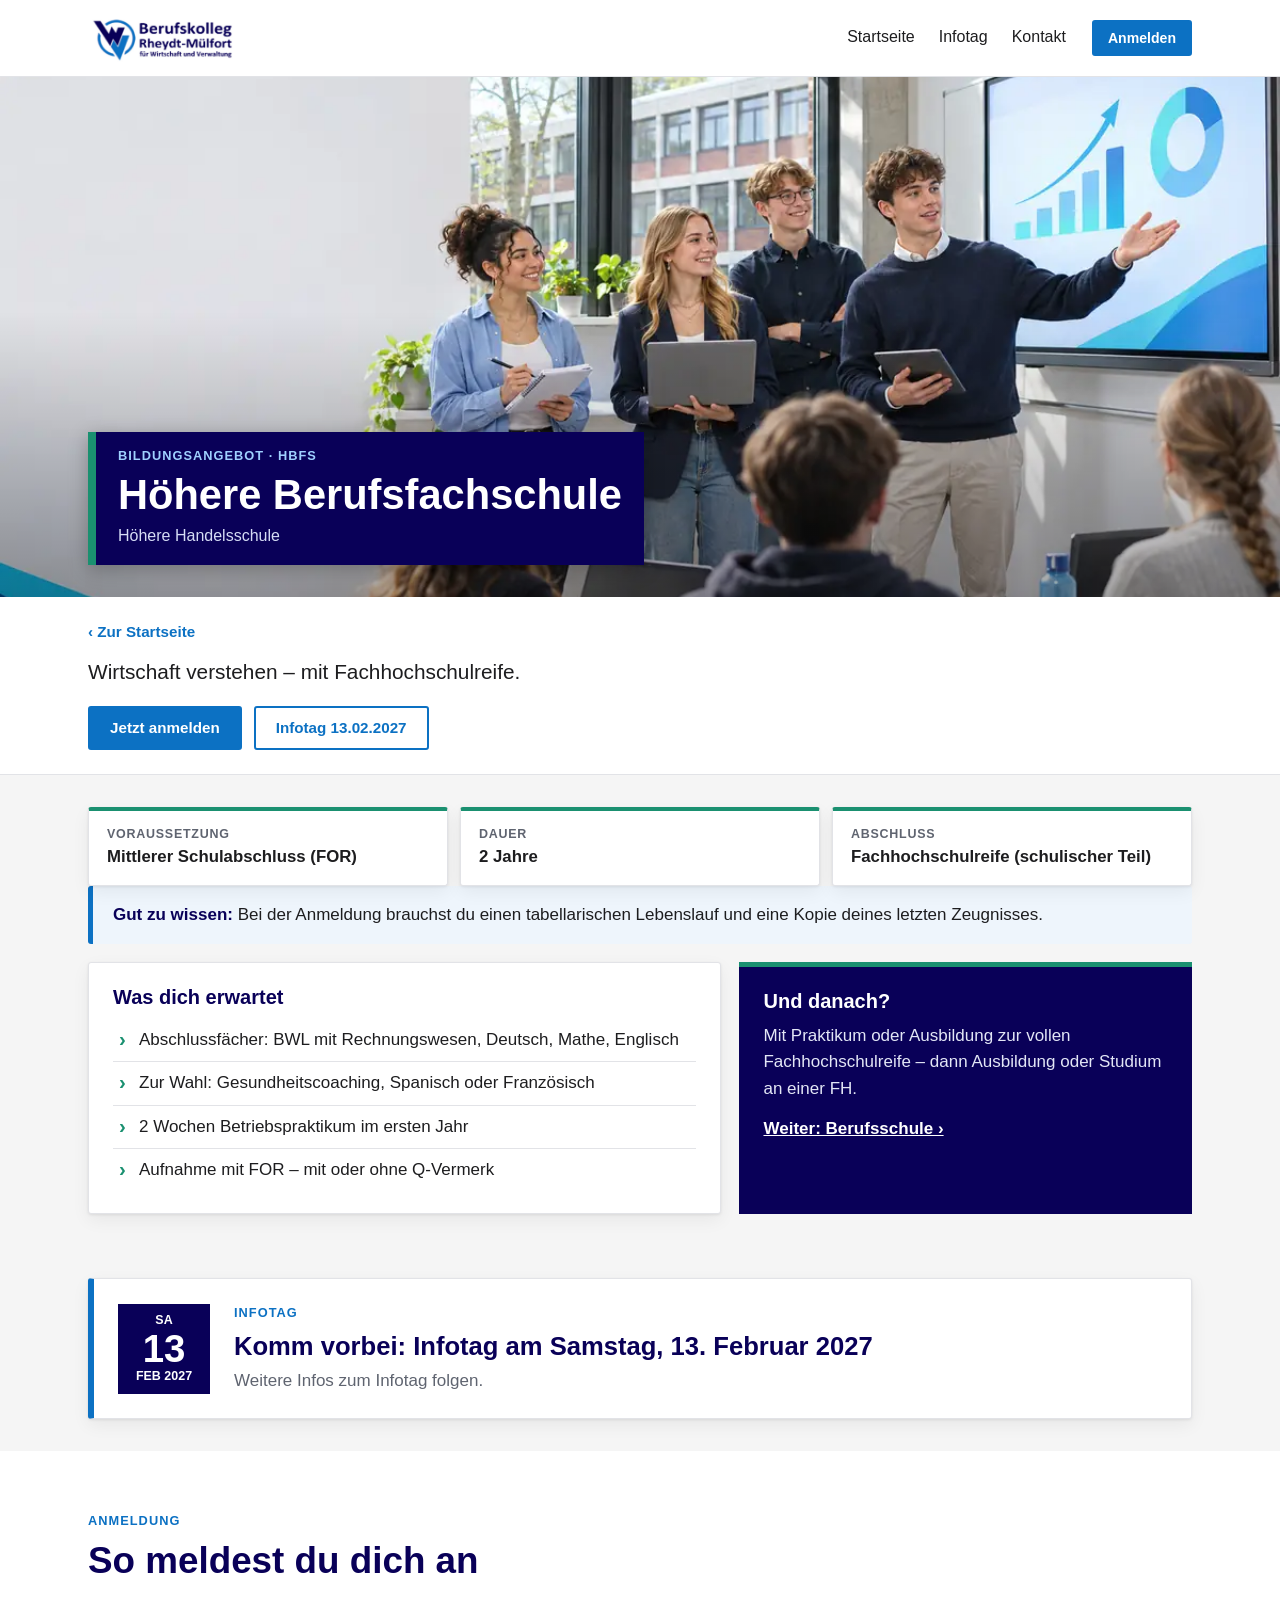
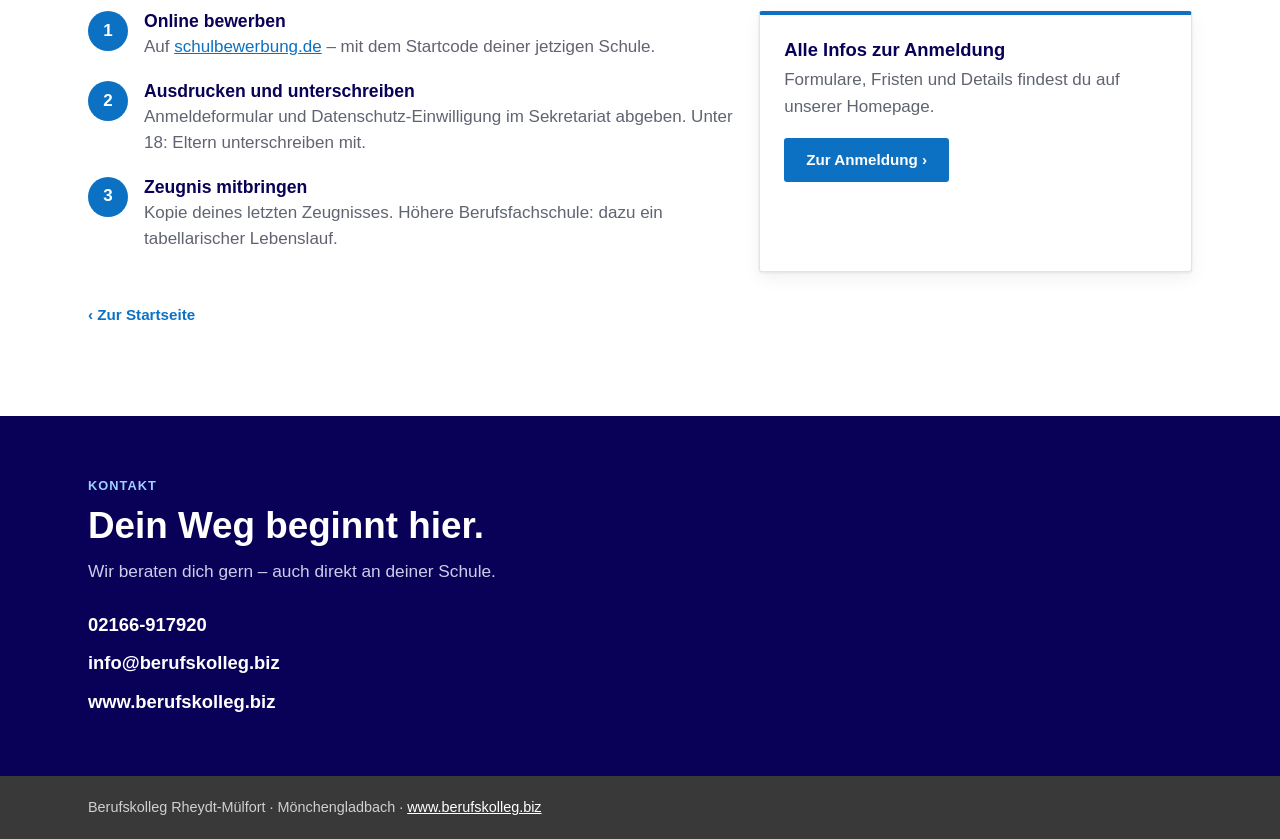
<file: hoehere-berufsfachschule.html>
<!doctype html>
<html lang="de">
<head>
<meta charset="utf-8">
<meta name="viewport" content="width=device-width, initial-scale=1">
<title>Höhere Berufsfachschule (Höhere Handelsschule) – Berufskolleg Rheydt-Mülfort</title>
<meta name="description" content="Höhere Berufsfachschule am Berufskolleg Rheydt-Mülfort: Wirtschaft verstehen – mit Fachhochschulreife.">
<meta name="theme-color" content="#090058">
<link rel="icon" href="assets/icon-abschluss.png">
<link rel="preload" as="image" href="assets/img/bg-hbfs-1200.webp" imagesrcset="assets/img/bg-hbfs-640.webp 640w, assets/img/bg-hbfs-1200.webp 1200w" imagesizes="100vw">
<link rel="stylesheet" href="assets/style.css?v=88306aa0">
</head>
<body>
<header class="site-header"><div class="wrap">
  <a href="index.html" aria-label="Zur Startseite"><img src="assets/logo.png" alt="Berufskolleg Rheydt-Mülfort – für Wirtschaft und Verwaltung" width="655" height="217"></a>
  <div class="hdr-right"><nav class="nav"><a href="index.html">Startseite</a><a href="#infotag">Infotag</a><a href="#kontakt">Kontakt</a></nav><a class="btn small solid" href="https://www.berufskolleg.biz/schuelerinnen-und-schueler/anmeldung/" target="_blank" rel="noopener">Anmelden</a></div>
</div></header>

<section class="bg-hero" style="--c:#1a9070"><img class="hero-bg" src="assets/img/bg-hbfs-1200.webp" srcset="assets/img/bg-hbfs-640.webp 640w, assets/img/bg-hbfs-1200.webp 1200w" sizes="100vw" alt="" style="width:100%;height:100%;object-fit:cover" fetchpriority="high"><div class="wrap">
  <div class="titlebar"><span class="eyebrow">Bildungsangebot · HBFS</span>
  <h1>Höhere Berufsfachschule</h1>
  <p class="alias">Höhere Handelsschule</p></div>
</div></section>
<div class="pagebar"><div class="wrap">
  <a class="back" href="index.html">‹ Zur Startseite</a>
  <p class="claim">Wirtschaft verstehen – mit Fachhochschulreife.</p>
  <div class="btns"><a class="btn solid" href="https://www.berufskolleg.biz/schuelerinnen-und-schueler/anmeldung/" target="_blank" rel="noopener">Jetzt anmelden</a><a class="btn" href="#infotag">Infotag 13.02.2027</a></div>
</div></div>

<section class="tight" style="--c:#1a9070"><div class="wrap stack">
  

  <div class="facts">
    <div class="fact glass"><span>Voraussetzung</span><b>Mittlerer Schulabschluss (FOR)</b></div>
    <div class="fact glass"><span>Dauer</span><b>2 Jahre</b></div>
    <div class="fact glass"><span>Abschluss</span><b>Fachhochschulreife (schulischer Teil)</b></div>
  </div>

  <div class="glass note" style="margin-top:0"><b>Gut zu wissen:</b> Bei der Anmeldung brauchst du einen tabellarischen Lebenslauf und eine Kopie deines letzten Zeugnisses.</div>
  
  <div class="two">
    <div class="panel glass"><h2>Was dich erwartet</h2><ul><li>Abschlussfächer: BWL mit Rechnungswesen, Deutsch, Mathe, Englisch</li><li>Zur Wahl: Gesundheitscoaching, Spanisch oder Französisch</li><li>2 Wochen Betriebspraktikum im ersten Jahr</li><li>Aufnahme mit FOR – mit oder ohne Q-Vermerk</li></ul></div>
    <div class="panel next"><h2>Und danach?</h2><p style="margin:0">Mit Praktikum oder Ausbildung zur vollen Fachhochschulreife – dann Ausbildung oder Studium an einer FH.</p><p style="margin-top:14px"><a href="berufsschule.html">Weiter: Berufsschule ›</a></p></div>
  </div>
</div></section>

<section id="infotag" class="tight"><div class="wrap">
  <div class="infotag glass">
    <div class="it-date">Sa<b>13</b>Feb 2027</div>
    <div>
      <span class="eyebrow">Infotag</span>
      <h2>Komm vorbei: Infotag am Samstag, 13. Februar 2027</h2>
      <p class="placeholder-note">Weitere Infos zum Infotag folgen.</p>
    </div>
  </div>
</div></section>

<section id="anmeldung" class="alt"><div class="wrap">
  <span class="eyebrow">Anmeldung</span>
  <h2 class="display">So meldest du dich an</h2>
  <div class="reg" style="margin-top:28px">
    <div>
      <div class="regstep"><div class="n">1</div><div><h3>Online bewerben</h3><p>Auf <a href="https://www.schulbewerbung.de" target="_blank" rel="noopener">schulbewerbung.de</a> – mit dem Startcode deiner jetzigen Schule.</p></div></div>
      <div class="regstep"><div class="n">2</div><div><h3>Ausdrucken und unterschreiben</h3><p>Anmeldeformular und Datenschutz-Einwilligung im Sekretariat abgeben. Unter 18: Eltern unterschreiben mit.</p></div></div>
      <div class="regstep"><div class="n">3</div><div><h3>Zeugnis mitbringen</h3><p>Kopie deines letzten Zeugnisses. Höhere Berufsfachschule: dazu ein tabellarischer Lebenslauf.</p></div></div>
    </div>
    <div class="glass card">
      <h3>Alle Infos zur Anmeldung</h3>
      <p style="margin-bottom:18px">Formulare, Fristen und Details findest du auf unserer Homepage.</p>
      <a class="btn solid" href="https://www.berufskolleg.biz/schuelerinnen-und-schueler/anmeldung/" target="_blank" rel="noopener">Zur Anmeldung ›</a>
    </div>
  </div>
  <p style="margin-top:30px"><a class="back" href="index.html">‹ Zur Startseite</a></p>
</div></section>

<section id="kontakt"><div class="wrap">
  <span class="eyebrow">Kontakt</span>
  <h2 class="display">Dein Weg beginnt hier.</h2>
  <p class="lead">Wir beraten dich gern – auch direkt an deiner Schule.</p>
  <div class="contact">
    <a href="tel:+492166917920">02166-917920</a>
    <a href="mailto:info@berufskolleg.biz">info@berufskolleg.biz</a>
    <a href="https://www.berufskolleg.biz" target="_blank" rel="noopener">www.berufskolleg.biz</a>
  </div>
</div></section>
<footer><div class="wrap">Berufskolleg Rheydt-Mülfort · Mönchengladbach · <a href="https://www.berufskolleg.biz">www.berufskolleg.biz</a></div></footer>

<script>
(()=>{const h=document.querySelector('.site-header');const f=()=>h.classList.toggle('scrolled',scrollY>20);f();addEventListener('scroll',f,{passive:true});})();
</script>
</body>
</html>
</file>
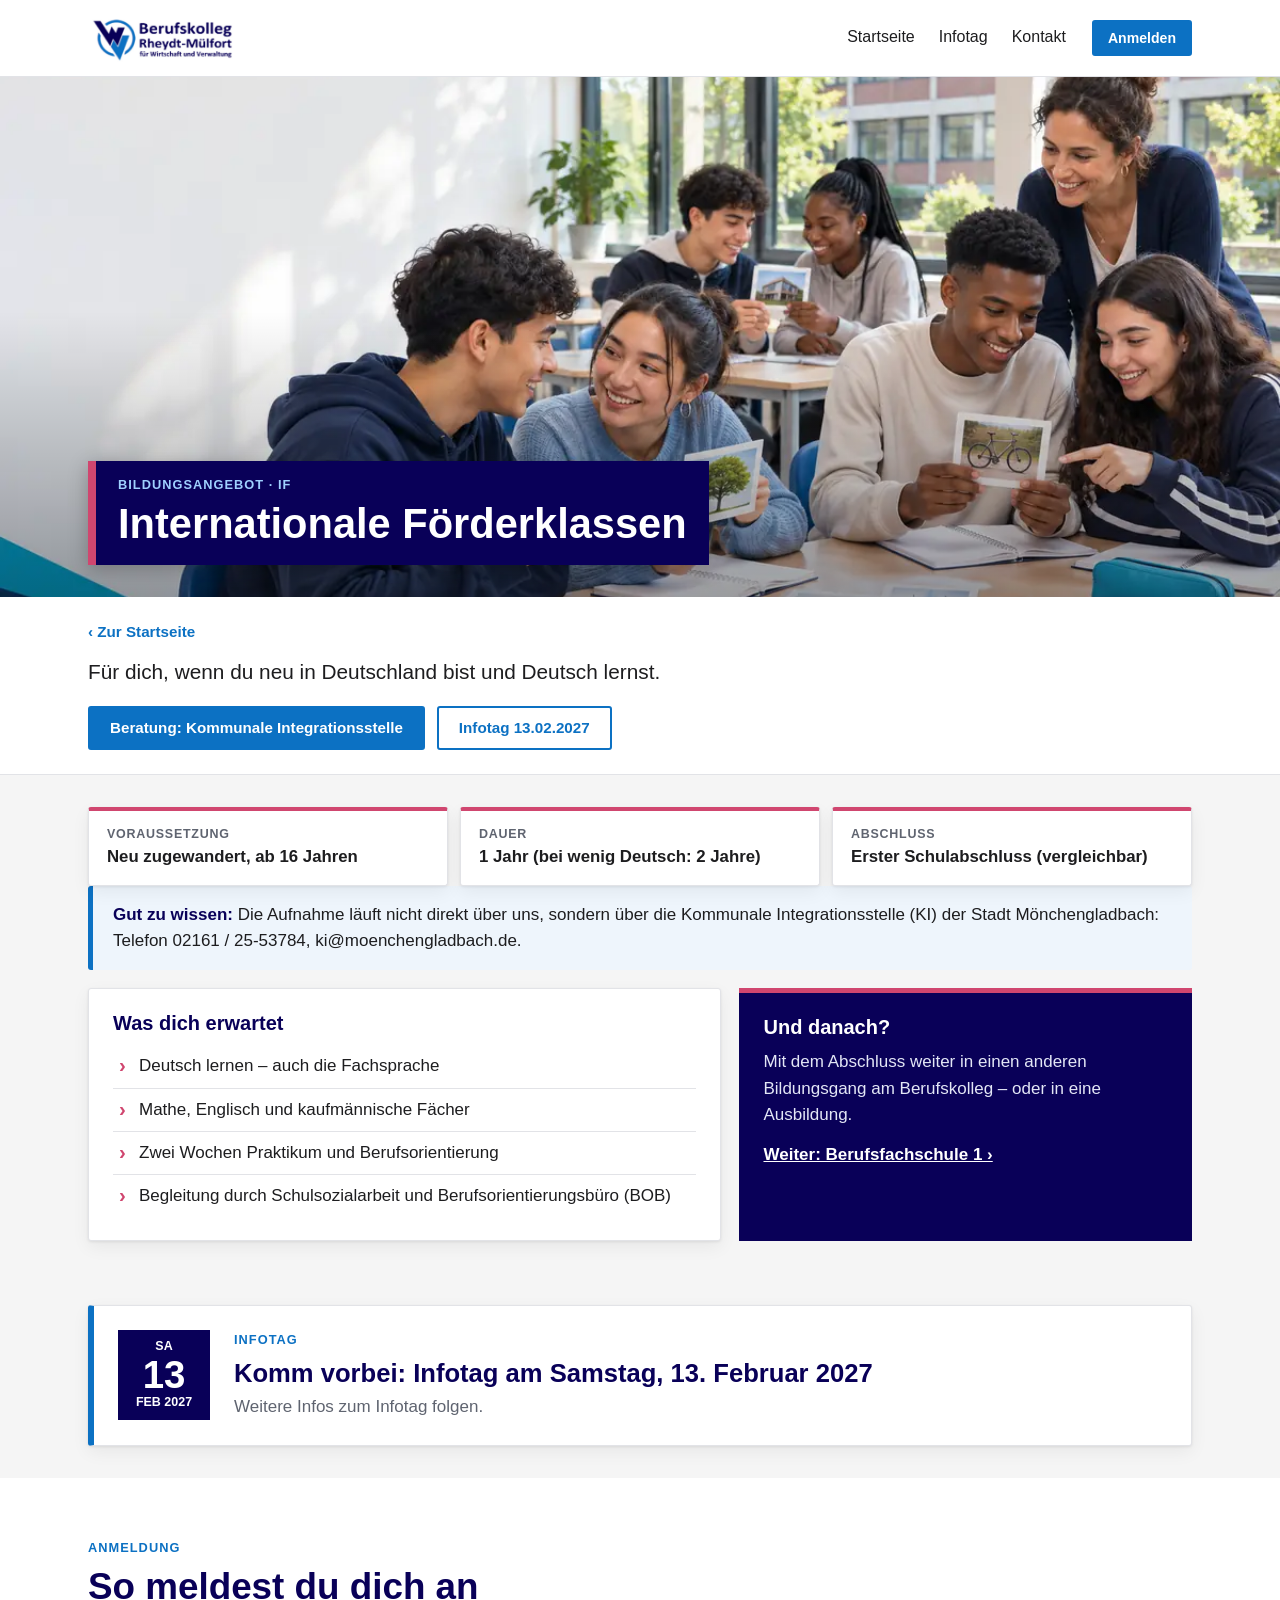
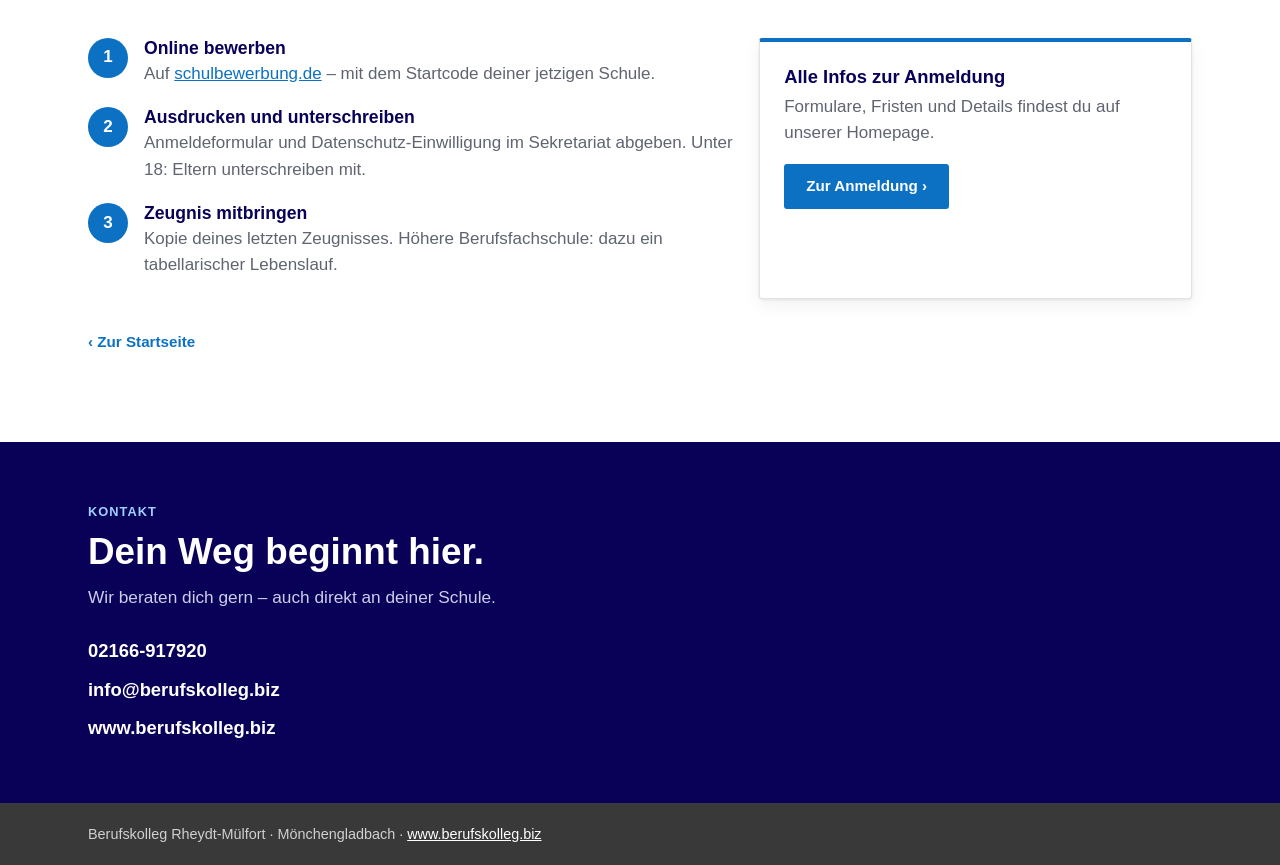
<file: internationale-foerderklassen.html>
<!doctype html>
<html lang="de">
<head>
<meta charset="utf-8">
<meta name="viewport" content="width=device-width, initial-scale=1">
<title>Internationale Förderklassen – Berufskolleg Rheydt-Mülfort</title>
<meta name="description" content="Internationale Förderklassen am Berufskolleg Rheydt-Mülfort: Für dich, wenn du neu in Deutschland bist und Deutsch lernst.">
<meta name="theme-color" content="#090058">
<link rel="icon" href="assets/icon-abschluss.png">
<link rel="preload" as="image" href="assets/img/bg-if-1200.webp" imagesrcset="assets/img/bg-if-640.webp 640w, assets/img/bg-if-1200.webp 1200w" imagesizes="100vw">
<link rel="stylesheet" href="assets/style.css?v=88306aa0">
</head>
<body>
<header class="site-header"><div class="wrap">
  <a href="index.html" aria-label="Zur Startseite"><img src="assets/logo.png" alt="Berufskolleg Rheydt-Mülfort – für Wirtschaft und Verwaltung" width="655" height="217"></a>
  <div class="hdr-right"><nav class="nav"><a href="index.html">Startseite</a><a href="#infotag">Infotag</a><a href="#kontakt">Kontakt</a></nav><a class="btn small solid" href="https://www.berufskolleg.biz/schuelerinnen-und-schueler/anmeldung/" target="_blank" rel="noopener">Anmelden</a></div>
</div></header>

<section class="bg-hero" style="--c:#d0466f"><img class="hero-bg" src="assets/img/bg-if-1200.webp" srcset="assets/img/bg-if-640.webp 640w, assets/img/bg-if-1200.webp 1200w" sizes="100vw" alt="" style="width:100%;height:100%;object-fit:cover" fetchpriority="high"><div class="wrap">
  <div class="titlebar"><span class="eyebrow">Bildungsangebot · IF</span>
  <h1>Internationale Förderklassen</h1>
  </div>
</div></section>
<div class="pagebar"><div class="wrap">
  <a class="back" href="index.html">‹ Zur Startseite</a>
  <p class="claim">Für dich, wenn du neu in Deutschland bist und Deutsch lernst.</p>
  <div class="btns"><a class="btn solid" href="tel:+4921612553784" target="_blank" rel="noopener">Beratung: Kommunale Integrationsstelle</a><a class="btn" href="#infotag">Infotag 13.02.2027</a></div>
</div></div>

<section class="tight" style="--c:#d0466f"><div class="wrap stack">
  

  <div class="facts">
    <div class="fact glass"><span>Voraussetzung</span><b>Neu zugewandert, ab 16 Jahren</b></div>
    <div class="fact glass"><span>Dauer</span><b>1 Jahr (bei wenig Deutsch: 2 Jahre)</b></div>
    <div class="fact glass"><span>Abschluss</span><b>Erster Schulabschluss (vergleichbar)</b></div>
  </div>

  <div class="glass note" style="margin-top:0"><b>Gut zu wissen:</b> Die Aufnahme läuft nicht direkt über uns, sondern über die Kommunale Integrationsstelle (KI) der Stadt Mönchengladbach: Telefon 02161 / 25-53784, ki@moenchengladbach.de.</div>
  
  <div class="two">
    <div class="panel glass"><h2>Was dich erwartet</h2><ul><li>Deutsch lernen – auch die Fachsprache</li><li>Mathe, Englisch und kaufmännische Fächer</li><li>Zwei Wochen Praktikum und Berufsorientierung</li><li>Begleitung durch Schulsozialarbeit und Berufsorientierungsbüro (BOB)</li></ul></div>
    <div class="panel next"><h2>Und danach?</h2><p style="margin:0">Mit dem Abschluss weiter in einen anderen Bildungsgang am Berufskolleg – oder in eine Ausbildung.</p><p style="margin-top:14px"><a href="bfs1.html">Weiter: Berufsfachschule 1 ›</a></p></div>
  </div>
</div></section>

<section id="infotag" class="tight"><div class="wrap">
  <div class="infotag glass">
    <div class="it-date">Sa<b>13</b>Feb 2027</div>
    <div>
      <span class="eyebrow">Infotag</span>
      <h2>Komm vorbei: Infotag am Samstag, 13. Februar 2027</h2>
      <p class="placeholder-note">Weitere Infos zum Infotag folgen.</p>
    </div>
  </div>
</div></section>

<section id="anmeldung" class="alt"><div class="wrap">
  <span class="eyebrow">Anmeldung</span>
  <h2 class="display">So meldest du dich an</h2>
  <div class="reg" style="margin-top:28px">
    <div>
      <div class="regstep"><div class="n">1</div><div><h3>Online bewerben</h3><p>Auf <a href="https://www.schulbewerbung.de" target="_blank" rel="noopener">schulbewerbung.de</a> – mit dem Startcode deiner jetzigen Schule.</p></div></div>
      <div class="regstep"><div class="n">2</div><div><h3>Ausdrucken und unterschreiben</h3><p>Anmeldeformular und Datenschutz-Einwilligung im Sekretariat abgeben. Unter 18: Eltern unterschreiben mit.</p></div></div>
      <div class="regstep"><div class="n">3</div><div><h3>Zeugnis mitbringen</h3><p>Kopie deines letzten Zeugnisses. Höhere Berufsfachschule: dazu ein tabellarischer Lebenslauf.</p></div></div>
    </div>
    <div class="glass card">
      <h3>Alle Infos zur Anmeldung</h3>
      <p style="margin-bottom:18px">Formulare, Fristen und Details findest du auf unserer Homepage.</p>
      <a class="btn solid" href="https://www.berufskolleg.biz/schuelerinnen-und-schueler/anmeldung/" target="_blank" rel="noopener">Zur Anmeldung ›</a>
    </div>
  </div>
  <p style="margin-top:30px"><a class="back" href="index.html">‹ Zur Startseite</a></p>
</div></section>

<section id="kontakt"><div class="wrap">
  <span class="eyebrow">Kontakt</span>
  <h2 class="display">Dein Weg beginnt hier.</h2>
  <p class="lead">Wir beraten dich gern – auch direkt an deiner Schule.</p>
  <div class="contact">
    <a href="tel:+492166917920">02166-917920</a>
    <a href="mailto:info@berufskolleg.biz">info@berufskolleg.biz</a>
    <a href="https://www.berufskolleg.biz" target="_blank" rel="noopener">www.berufskolleg.biz</a>
  </div>
</div></section>
<footer><div class="wrap">Berufskolleg Rheydt-Mülfort · Mönchengladbach · <a href="https://www.berufskolleg.biz">www.berufskolleg.biz</a></div></footer>

<script>
(()=>{const h=document.querySelector('.site-header');const f=()=>h.classList.toggle('scrolled',scrollY>20);f();addEventListener('scroll',f,{passive:true});})();
</script>
</body>
</html>
</file>
<file: assets/style.css>
/* Design angelehnt an klare Hochschul-Webseiten: hell, sachlich, weiße Karten, Fotos mit Titelbalken */
:root{
  --bg:#f5f5f5; --white:#fff; --text:#1d1d1f; --muted:#5f6470; --line:#e2e3e7;
  --navy:#090058; --blue:#0c71c3; --accent:#0c71c3; --accent-h:#095ea3;
  --shadow:0 1px 3px rgba(0,0,0,.08),0 6px 18px rgba(0,0,0,.06);
  --r:3px;
}
*{box-sizing:border-box}
html{scroll-behavior:smooth}
body{margin:0;background:var(--bg);color:var(--text);font-family:"Helvetica Neue",Helvetica,Arial,system-ui,sans-serif;font-size:17px;line-height:1.55;-webkit-text-size-adjust:100%;overflow-x:hidden}
img{max-width:100%;display:block}
a{color:var(--blue)}
.wrap{max-width:1160px;margin:0 auto;padding:0 16px}
@media (min-width:720px){.wrap{padding:0 28px}}
h1,h2,h3{color:var(--text);margin:0;font-weight:700;line-height:1.2}
.eyebrow{display:block;text-transform:uppercase;letter-spacing:.08em;font-size:.8rem;font-weight:700;color:var(--blue);margin:0 0 8px}
.display{font-weight:700}
h2.display{font-size:clamp(1.6rem,4.5vw,2.3rem);margin-bottom:10px;color:var(--navy)}
.lead{font-size:1.08rem;color:var(--muted);max-width:700px;margin:0 0 26px}

/* Kopfzeile */
.site-header{position:sticky;top:0;z-index:50;background:var(--white);border-bottom:1px solid var(--line);transition:box-shadow .2s}
.site-header.scrolled{box-shadow:0 2px 10px rgba(0,0,0,.08)}
.site-header .wrap{display:flex;align-items:center;justify-content:space-between;gap:14px;height:76px}
.site-header img{height:50px;width:auto}
.hdr-right{display:flex;align-items:center;gap:26px}
.nav{display:flex;gap:24px}
.nav a{color:var(--text);text-decoration:none;font-size:1rem;padding:6px 0;border-bottom:2px solid transparent}
.nav a:hover{color:var(--blue);border-bottom-color:var(--blue)}
@media (max-width:860px){.nav{display:none}.site-header .wrap{height:64px}.site-header img{height:40px}}

/* Buttons */
.btn{display:inline-flex;align-items:center;gap:8px;border-radius:var(--r);padding:11px 20px;text-decoration:none;font-weight:700;font-size:.95rem;border:2px solid var(--blue);color:var(--blue);background:var(--white);transition:background .15s,color .15s;cursor:pointer;line-height:1.2}
.btn:hover{background:var(--blue);color:#fff}
.btn.solid{background:var(--blue);color:#fff}
.btn.solid:hover{background:var(--accent-h);border-color:var(--accent-h)}
button.btn{font-family:inherit}
.btn.small{padding:8px 14px;font-size:.88rem}
.btns{display:flex;flex-wrap:wrap;gap:12px}

/* Foto-Kopf mit Titelbalken */
.hero,.bg-hero{position:relative;isolation:isolate;background:#222;min-height:clamp(300px,52vw,520px);display:flex;align-items:flex-end;padding:0 0 32px}
.hero-bg{position:absolute;inset:0;z-index:-1}
.hero::after,.bg-hero::after{content:"";position:absolute;inset:0;z-index:-1;background:linear-gradient(180deg,transparent 45%,rgba(0,0,0,.35))}
.hero .wrap,.bg-hero .wrap{width:100%}
.titlebar{display:inline-block;background:var(--navy);color:#fff;padding:14px 22px 16px;max-width:100%;box-shadow:0 4px 18px rgba(0,0,0,.25)}
.titlebar .eyebrow{color:#9fd0ff;margin-bottom:4px}
.titlebar h1{color:#fff;font-size:clamp(1.6rem,5vw,2.6rem);font-weight:700;hyphens:auto;overflow-wrap:break-word}
.titlebar .alias{color:#d6dcf5;margin:4px 0 0;font-size:1rem}
.bg-hero .titlebar{border-left:8px solid var(--c)}
@media (max-width:600px){.hero,.bg-hero{min-height:300px;padding-bottom:18px}.titlebar{padding:10px 14px 12px}.titlebar .eyebrow{font-size:.68rem;letter-spacing:.05em}.titlebar h1{font-size:1.5rem}.titlebar .alias{font-size:.9rem}}

/* Karten */
.glass{background:var(--white);border:1px solid var(--line);border-radius:var(--r);box-shadow:var(--shadow)}

/* Schulberater */
.berater-sec{padding:0 0 56px}
.berater-box{background:var(--white);box-shadow:var(--shadow);padding:26px 22px 28px;margin-top:-1px;border-top:4px solid var(--blue)}
@media (min-width:720px){.berater-box{padding:34px 36px 36px}}
.berater{scroll-margin-top:90px}
.q{font-size:clamp(1.35rem,3.8vw,1.85rem);color:var(--navy);margin:6px 0 4px}
.qsub{color:var(--muted);margin:0 0 18px}
.choices{display:grid;gap:12px;grid-template-columns:1fr}
@media (min-width:760px){.choices{grid-template-columns:1fr 1fr}}
.choice{display:flex;align-items:center;gap:16px;padding:16px 18px;text-decoration:none;color:var(--text);position:relative;overflow:hidden;transition:box-shadow .15s,transform .15s,border-color .15s;border-left:5px solid var(--c)}
.choice:hover{box-shadow:0 6px 22px rgba(0,0,0,.12);transform:translateY(-1px);border-color:var(--c)}
.choice .num{flex:none;width:40px;height:40px;border-radius:50%;background:var(--c);color:#fff;display:grid;place-items:center;font-weight:700;font-size:1.05rem}
.choice b{display:block;color:var(--text);font-size:1.08rem}
.choice small{display:block;color:var(--muted);font-size:.9rem}
.choice .to{display:block;color:var(--c);font-weight:700;font-size:.9rem;margin-top:3px;filter:brightness(.8)}
.choice .go{margin-left:auto;color:var(--c);font-size:1.7rem;font-weight:400}
.group-label{color:var(--navy);font-weight:700;font-size:1.05rem;margin:24px 0 10px}
button.choice{font:inherit;width:100%;text-align:left;cursor:pointer;border-top:1px solid var(--line);border-right:1px solid var(--line);border-bottom:1px solid var(--line)}
button.choice:focus-visible,.b-back:focus-visible{outline:3px solid var(--blue);outline-offset:2px}
.b-top{display:flex;justify-content:space-between;align-items:center;margin:0 0 6px;min-height:34px}
.b-back{background:none;border:0;color:var(--blue);font:inherit;font-weight:700;font-size:.95rem;cursor:pointer;padding:6px 0}
.b-back:hover{text-decoration:underline}
.dots{display:flex;gap:6px}.dot{width:30px;height:5px;background:var(--line)}.dot.on{background:var(--blue)}
.result{padding:24px;border-top:5px solid var(--c)}
.result .badge{display:inline-block;background:var(--c);color:#fff;font-weight:700;padding:4px 12px;margin-bottom:10px;border-radius:var(--r)}
.result h2{font-size:clamp(1.6rem,5vw,2.3rem);color:var(--navy);hyphens:auto;overflow-wrap:break-word}
.result .alias{color:var(--muted);margin:4px 0 0}
.result .claim{font-size:1.1rem;margin:10px 0 18px}
.result .beruf{margin:-6px 0 18px}
.result h3{font-size:1.05rem;color:var(--navy);margin:24px 0 10px}
.result .fact{box-shadow:none}
.path{display:flex;flex-wrap:wrap;align-items:center;gap:8px}
.chip{display:inline-flex;align-items:center;gap:8px;border:1px solid var(--line);border-left:4px solid var(--c);padding:6px 12px 6px 8px;color:var(--text);text-decoration:none;font-weight:600;font-size:.95rem;background:var(--white);border-radius:var(--r)}
.chip .lvl{background:var(--c);color:#fff;padding:1px 7px;font-size:.78rem;font-weight:700;border-radius:2px}
a.chip:hover{box-shadow:var(--shadow)}
.arrow{color:var(--muted)}
.tips{margin:18px 0 0;padding-left:20px}.tips li{margin:6px 0}
.btn.ghost-muted{border-color:var(--line);color:var(--muted)}
.btn.ghost-muted:hover{background:var(--bg);color:var(--text)}
.hint{color:var(--muted);font-size:.95rem;margin:16px 0 0}

/* Abschnitte */
section{padding:60px 0;position:relative}
section.alt{background:var(--white)}
.cards3{display:grid;gap:18px;grid-template-columns:1fr}
@media (min-width:760px){.cards3{grid-template-columns:repeat(3,1fr)}}
.card{padding:24px;border-top:4px solid var(--blue)}
.card .ic{width:48px;height:48px;border-radius:50%;background:#e6f1fb;display:grid;place-items:center;margin-bottom:14px}
.card .ic img{width:26px;height:26px;filter:brightness(0) saturate(100%) invert(27%) sepia(89%) saturate(1500%) hue-rotate(195deg)}
.card h3{font-size:1.15rem;margin-bottom:6px;color:var(--navy)}
.card p{margin:0;color:var(--muted)}

/* Galerie */
.gallery{display:grid;gap:18px;grid-template-columns:1fr}
@media (min-width:760px){.gallery{grid-template-columns:repeat(2,1fr)}}
.gallery figure:first-child{grid-column:1/-1;aspect-ratio:16/8}
.gallery figure{margin:0;background:var(--white);box-shadow:var(--shadow);position:relative;aspect-ratio:3/2;overflow:hidden}
.gallery img{width:100%;height:100%;object-fit:cover;transition:transform .5s}
.gallery figure:hover img{transform:scale(1.03)}
.gallery figcaption{position:absolute;left:0;bottom:16px;max-width:90%;padding:8px 14px;background:var(--navy);color:#fff;font-size:.95rem;font-weight:600}

/* Stufen */
.stairs{display:grid;gap:10px}
.step{display:flex;align-items:center;gap:16px;padding:14px 18px;text-decoration:none;color:var(--muted);border-left:5px solid var(--c)}
.step:hover{box-shadow:0 6px 22px rgba(0,0,0,.12)}
.step b{color:var(--text);font-size:1.05rem}
.step .lvl{flex:none;min-width:64px;text-align:center;font-weight:700;color:#fff;background:var(--c);padding:4px 10px;font-size:.85rem;border-radius:2px}
@media (min-width:760px){.step:nth-child(2){margin-left:5%}.step:nth-child(3){margin-left:10%}.step:nth-child(4){margin-left:15%}.step:nth-child(5){margin-left:20%}.step:nth-child(6){margin-left:25%}}
.note{padding:16px 20px;margin-top:20px;border-left:5px solid var(--blue);background:#eef5fc;box-shadow:none;border-top:0;border-right:0;border-bottom:0}
.note b{color:var(--navy)}

/* Berufe */
.jobs{display:grid;gap:12px;grid-template-columns:1fr 1fr}
@media (min-width:760px){.jobs{grid-template-columns:repeat(3,1fr)}}
.job{min-width:0;hyphens:auto;overflow-wrap:break-word;padding:14px 16px;color:var(--text);font-weight:700;border-left:4px solid var(--blue)}
.job small{display:block;color:var(--muted);font-weight:400;font-size:.85rem}
a.job:hover{box-shadow:0 6px 22px rgba(0,0,0,.12)}

/* Infotag */
.infotag{display:flex;gap:24px;align-items:center;padding:24px;border-left:6px solid var(--blue)}
.it-date{flex:none;width:92px;text-align:center;background:var(--navy);color:#fff;padding:10px 0;line-height:1.1;font-weight:700;text-transform:uppercase;font-size:.78rem}
.it-date b{display:block;font-size:2.4rem;font-weight:700}
.infotag h2{font-size:clamp(1.2rem,3.5vw,1.6rem);color:var(--navy);margin-bottom:6px}
.placeholder-note{color:var(--muted);margin:0}
@media (max-width:520px){.infotag{flex-direction:column;align-items:flex-start}}

/* Anmeldung */
.reg{display:grid;gap:22px;grid-template-columns:1fr}
@media (min-width:860px){.reg{grid-template-columns:1.5fr 1fr}}
.regstep{display:flex;gap:16px;margin-bottom:20px}
.regstep .n{flex:none;width:40px;height:40px;border-radius:50%;background:var(--blue);color:#fff;display:grid;place-items:center;font-weight:700}
.regstep h3{font-size:1.1rem;margin:0 0 2px;color:var(--navy)}
.regstep p{margin:0;color:var(--muted)}

/* Präsentation */
.viewer{padding:14px}
.viewer img{width:100%;aspect-ratio:16/9;object-fit:contain;background:#0b0e24}
.vctrl{display:flex;align-items:center;justify-content:space-between;gap:10px;margin-top:12px;color:var(--muted)}
.dl{margin-top:18px}

/* Kontakt / Fußzeile */
#kontakt{background:var(--navy);color:#dfe3f5}
#kontakt h2.display{color:#fff}
#kontakt .eyebrow{color:#9fd0ff}
#kontakt .lead{color:#c9cfea}
.contact{display:grid;gap:10px;font-size:1.15rem}
.contact a{color:#fff;text-decoration:none;font-weight:700}
.contact a:hover{text-decoration:underline}
footer{background:#393939;color:#d0d0d0;font-size:.9rem;padding:20px 0}
footer a{color:#fff}

/* Bildungsgang-Seite */
.pagebar{background:var(--white);border-bottom:1px solid var(--line);padding:22px 0 24px}
.back{display:inline-flex;align-items:center;gap:6px;color:var(--blue);text-decoration:none;font-weight:700;font-size:.95rem;margin-bottom:12px}
.back:hover{text-decoration:underline}
.pagebar .claim{font-size:clamp(1.1rem,2.6vw,1.3rem);margin:0 0 18px;max-width:720px}
.facts{display:grid;gap:12px;grid-template-columns:repeat(3,1fr)}
@media (max-width:680px){.facts{grid-template-columns:1fr}}
.fact{padding:14px 18px;border-top:4px solid var(--c)}
.fact span{display:block;font-size:.78rem;text-transform:uppercase;letter-spacing:.06em;color:var(--muted);font-weight:700}
.fact b{color:var(--text);font-size:1.05rem}
.textbox{padding:20px 22px;border-left:5px solid var(--c)}
.two{display:grid;gap:18px;grid-template-columns:1fr}
@media (min-width:860px){.two{grid-template-columns:1.4fr 1fr}}
.panel{padding:22px 24px}
.panel h2{font-size:1.25rem;color:var(--navy);margin-bottom:10px}
.panel ul{margin:0;padding-left:0;list-style:none}
.panel li{padding:8px 0 8px 26px;position:relative;border-bottom:1px solid var(--line)}
.panel li:last-child{border-bottom:0}
.panel li::before{content:"›";position:absolute;left:6px;top:5px;color:var(--c);font-weight:700;font-size:1.2em}
.next{padding:22px 24px;background:var(--navy);color:#e3e6f6;border-top:5px solid var(--c)}
.next h2{color:#fff}
.next a{color:#fff;font-weight:700}
.stack>*+*{margin-top:18px}
section.tight{padding:32px 0}
</file>
<file: neu/assets/style.css>
/* Entwurf: neue Homepage Berufskolleg Rheydt-Mülfort
   Farben aus dem Schullogo (Navy + Blau), ergänzt um ein frisches Türkis als Akzent.
   Schrift Dosis lokal eingebunden (SIL OFL) – keine Verbindung zu Google (DSGVO). */
@font-face{font-family:"Dosis";src:url("fonts/dosis-latin.woff2") format("woff2");font-weight:200 800;font-display:swap}

:root{
  --navy:#123b37; --navy-2:#1b4f4a; --blue:#0e7c72; --blue-d:#0a5f57;
  --teal:#14b8a6; --teal-l:#d9f4ee; --sun:#ffe9a8; --sky:#e4efe2;
  --bg:#f3faf8; --surface:#fff; --text:#123b37; --muted:#47706b; --line:#d5ebe6;
  --radius:18px; --radius-s:10px;
  --shadow:0 1px 2px rgba(18,59,55,.06),0 10px 30px rgba(18,59,55,.08);
  --head:"Dosis",system-ui,sans-serif;
  --body:system-ui,-apple-system,"Segoe UI",Roboto,"Helvetica Neue",Arial,sans-serif;
}
*{box-sizing:border-box}
html{scroll-behavior:smooth}
@media (prefers-reduced-motion:reduce){html{scroll-behavior:auto}*{transition:none!important;animation:none!important}}
body{margin:0;background:var(--bg);color:var(--text);font-family:var(--body);font-size:17px;line-height:1.6;overflow-x:hidden}
img{max-width:100%;display:block;height:auto}
a{color:var(--blue)}
:focus-visible{outline:3px solid var(--teal);outline-offset:3px;border-radius:4px}
h1,h2,h3{font-family:var(--head);line-height:1.1;margin:0;color:var(--navy);letter-spacing:-.01em}
h2{font-size:clamp(1.9rem,4.4vw,2.8rem);font-weight:700}
h3{font-size:1.35rem;font-weight:700}
.wrap{max-width:1200px;margin:0 auto;padding:0 16px}
@media (min-width:760px){.wrap{padding:0 32px}}
.section{padding:72px 0}
@media (max-width:700px){.section{padding:52px 0}}
.kicker{display:inline-block;font-family:var(--head);font-weight:700;text-transform:uppercase;letter-spacing:.12em;font-size:.85rem;color:var(--blue);margin-bottom:10px}
.lead{color:var(--muted);font-size:1.1rem;max-width:680px;margin:12px 0 0}
.sec-head{display:flex;justify-content:space-between;align-items:end;gap:20px;flex-wrap:wrap;margin-bottom:34px}
.skip{position:absolute;left:-999px;top:8px;background:var(--navy);color:#fff;padding:10px 16px;border-radius:8px;z-index:100}
.skip:focus{left:8px}
.sr-only{position:absolute;width:1px;height:1px;overflow:hidden;clip:rect(0 0 0 0);white-space:nowrap}

/* Buttons */
.btn{display:inline-flex;align-items:center;gap:8px;font-weight:700;font-size:1rem;text-decoration:none;padding:13px 22px;border-radius:999px;border:2px solid transparent;transition:transform .15s,background .15s,color .15s;line-height:1.2;cursor:pointer;font-family:inherit}
.btn:hover{transform:translateY(-1px)}
.btn-primary{background:var(--teal);color:#05201d}
.btn-primary:hover{background:#2dd4bf}
.btn-ghost{border-color:currentColor;color:#fff}
.btn-ghost:hover{background:rgba(255,255,255,.12)}
.btn-dark{background:var(--navy);color:#fff}
.btn-dark:hover{background:var(--navy-2)}
.arrow::after{content:"→";display:inline-block;margin-left:6px;transition:transform .15s}
a:hover .arrow::after,.arrow:hover::after{transform:translateX(3px)}

/* Servicezeile */
.topbar{background:var(--navy);color:#e3f6f2;font-size:.88rem}
.topbar .wrap{display:flex;justify-content:space-between;gap:16px;flex-wrap:wrap;padding-top:7px;padding-bottom:7px}
.topbar a{color:#fff;text-decoration:none}
.topbar a:hover{text-decoration:underline}
.topbar ul{list-style:none;margin:0;padding:0;display:flex;gap:18px;flex-wrap:wrap}
@media (max-width:700px){.topbar .quick{display:none}}

/* Kopfzeile */
.header{position:sticky;top:0;z-index:50;background:rgba(255,255,255,.92);backdrop-filter:saturate(1.4) blur(10px);border-bottom:1px solid var(--line)}
.header .wrap{display:flex;align-items:center;justify-content:space-between;gap:16px;height:78px}
.logo img{height:52px;width:auto}
.nav ul{list-style:none;display:flex;gap:4px;margin:0;padding:0}
.nav a{display:block;text-decoration:none;color:var(--text);font-weight:600;padding:10px 14px;border-radius:999px}
.nav a:hover{background:var(--bg);color:var(--blue)}
.header-cta{display:flex;align-items:center;gap:10px}
.menu-btn{display:none;background:none;border:2px solid var(--line);border-radius:12px;width:46px;height:46px;cursor:pointer;color:var(--navy)}
.menu-btn svg{margin:auto}
@media (max-width:1020px){
  .nav{position:absolute;left:0;right:0;top:100%;background:#fff;border-bottom:1px solid var(--line);box-shadow:var(--shadow);display:none}
  .nav.open{display:block}
  .nav ul{flex-direction:column;padding:10px 16px 18px}
  .nav a{padding:14px 12px;border-radius:10px;font-size:1.05rem}
  .menu-btn{display:grid}
  .header .wrap{height:68px}.logo img{height:42px}
}
@media (max-width:480px){.header-cta .btn{display:none}}

/* Hero */
.hero{position:relative;color:#fff;background:var(--navy);overflow:hidden}
.hero picture img{position:absolute;inset:0;width:100%;height:100%;object-fit:cover;object-position:center 35%}
.hero::after{content:"";position:absolute;inset:0;background:linear-gradient(100deg,rgba(18,59,55,.94) 0%,rgba(18,59,55,.78) 42%,rgba(18,59,55,.15) 80%)}
.hero .wrap{position:relative;z-index:1;padding-top:96px;padding-bottom:110px}
.hero h1{color:#fff;font-size:clamp(2.6rem,7vw,4.8rem);font-weight:800;max-width:12ch}
.hero h1 em{font-style:normal;color:var(--teal)}
.hero p{font-size:clamp(1.05rem,2vw,1.25rem);max-width:560px;color:#e3f6f2;margin:18px 0 30px}
.hero .btns{display:flex;flex-wrap:wrap;gap:12px}
.badge{display:inline-flex;align-items:center;gap:10px;background:rgba(255,255,255,.12);border:1px solid rgba(255,255,255,.25);padding:7px 14px 7px 8px;border-radius:999px;font-weight:600;font-size:.92rem;margin-bottom:22px}
.badge b{background:var(--sun);color:#3b2a00;border-radius:999px;padding:3px 10px;font-size:.8rem;letter-spacing:.04em}
@media (max-width:700px){.hero::after{background:linear-gradient(180deg,rgba(18,59,55,.7),rgba(18,59,55,.95))}.hero .wrap{padding-top:64px;padding-bottom:80px}}

/* Zielgruppen */
.paths{position:relative;z-index:2;margin-top:-56px}
.paths ul{list-style:none;margin:0;padding:0;display:grid;grid-template-columns:repeat(5,1fr);gap:14px}
.paths a{display:flex;flex-direction:column;gap:6px;height:100%;background:var(--surface);border-radius:var(--radius);padding:22px 20px;text-decoration:none;color:var(--text);box-shadow:var(--shadow);border:1px solid var(--line);transition:transform .15s,border-color .15s}
.paths a:hover{transform:translateY(-3px);border-color:var(--teal)}
.paths .ico{width:44px;height:44px;border-radius:12px;display:grid;place-items:center;background:var(--teal-l);color:#0f766e;margin-bottom:6px}
.paths strong{font-family:var(--head);font-size:1.2rem;color:var(--navy);line-height:1.15}
.paths span{color:var(--muted);font-size:.93rem}
@media (max-width:1020px){.paths ul{grid-template-columns:repeat(2,1fr)}.paths li:last-child{grid-column:1/-1}}
@media (max-width:520px){.paths ul{grid-template-columns:1fr}}

/* Bildungsgang-Finder */
.filters{display:flex;flex-wrap:wrap;gap:8px;margin-bottom:26px}
.chip{font:inherit;font-weight:600;font-size:.95rem;border:2px solid var(--line);background:var(--surface);color:var(--text);padding:9px 16px;border-radius:999px;cursor:pointer}
.chip:hover{border-color:var(--blue)}
.chip[aria-pressed="true"]{background:var(--navy);border-color:var(--navy);color:#fff}
.courses{list-style:none;margin:0;padding:0;display:grid;grid-template-columns:repeat(auto-fill,minmax(270px,1fr));gap:16px}
.course a{display:flex;flex-direction:column;height:100%;background:var(--surface);border:1px solid var(--line);border-radius:var(--radius);padding:22px;text-decoration:none;color:var(--text);transition:box-shadow .15s,transform .15s}
.course a:hover{box-shadow:var(--shadow);transform:translateY(-2px)}
.course .type{font-size:.8rem;font-weight:700;text-transform:uppercase;letter-spacing:.08em;color:var(--muted)}
.course h3{margin:6px 0 8px;font-size:1.3rem}
.course p{margin:0 0 16px;color:var(--muted);font-size:.95rem}
.course .goal{margin-top:auto;display:inline-flex;align-self:flex-start;background:var(--teal-l);color:#0f5f58;font-weight:700;font-size:.85rem;padding:5px 12px;border-radius:999px}
.course[hidden]{display:none}
.course.dual .goal{background:#e4efe2;color:#2d5a3d}
.course.weiter .goal{background:#fff1cc;color:#6b4a00}
.finder-note{margin-top:22px;color:var(--muted)}

/* Auszeichnungen */
.proof{background:var(--navy);color:#fff}
.proof .grid{display:grid;grid-template-columns:repeat(4,1fr);gap:28px}
.proof .num{font-family:var(--head);font-size:clamp(2.4rem,5vw,3.4rem);font-weight:800;color:var(--teal);line-height:1}
.proof p{margin:8px 0 0;color:#cfe9e4}
@media (max-width:860px){.proof .grid{grid-template-columns:repeat(2,1fr)}}

/* Aktuelles */
.news{display:grid;grid-template-columns:1.4fr 1fr;gap:20px}
.news article{background:var(--surface);border-radius:var(--radius);overflow:hidden;border:1px solid var(--line);display:flex;flex-direction:column}
.news .main img{aspect-ratio:16/9;object-fit:cover;width:100%}
.news .body{padding:22px 24px 26px;display:flex;flex-direction:column;gap:8px;flex:1}
.news time{font-size:.88rem;color:var(--muted);font-weight:600}
.news h3 a{color:var(--navy);text-decoration:none}
.news h3 a:hover{text-decoration:underline}
.news p{margin:0;color:var(--muted)}
.news .side{display:grid;gap:20px}
.news .side article{flex-direction:row}
.news .side img{width:38%;object-fit:cover}
.news .tag{align-self:flex-start;font-size:.78rem;font-weight:700;text-transform:uppercase;letter-spacing:.06em;color:var(--blue)}
@media (max-width:860px){.news{grid-template-columns:1fr}}
@media (max-width:520px){.news .side article{flex-direction:column}.news .side img{width:100%;aspect-ratio:16/9}}

/* Termine */
.dates{list-style:none;margin:0;padding:0;display:grid;gap:10px}
.dates li{display:flex;gap:16px;align-items:center;background:var(--surface);border:1px solid var(--line);border-radius:var(--radius-s);padding:12px 16px}
.dates .d{flex:none;width:58px;text-align:center;font-family:var(--head);color:var(--navy);line-height:1}
.dates .d b{display:block;font-size:1.7rem}
.dates .d small{text-transform:uppercase;font-weight:700;font-size:.75rem;color:var(--muted)}

/* Unterstützung */
.split{display:grid;grid-template-columns:1fr 1fr;gap:48px;align-items:center}
.split .photo{border-radius:28px;overflow:hidden;box-shadow:var(--shadow)}
.support{list-style:none;margin:26px 0 0;padding:0;display:grid;grid-template-columns:1fr 1fr;gap:12px}
.support a{display:block;height:100%;padding:16px 18px;border-radius:var(--radius-s);background:var(--surface);border:1px solid var(--line);text-decoration:none;color:var(--text)}
.support a:hover{border-color:var(--teal)}
.support strong{display:block;color:var(--navy);font-family:var(--head);font-size:1.15rem}
.support span{font-size:.92rem;color:var(--muted)}
@media (max-width:860px){.split{grid-template-columns:1fr;gap:30px}}
@media (max-width:480px){.support{grid-template-columns:1fr}}

/* Schulberater-Teaser */
.cta-band{background:linear-gradient(120deg,var(--blue),var(--navy));color:#fff;border-radius:28px;padding:44px;display:grid;grid-template-columns:1.3fr 1fr;gap:30px;align-items:center;overflow:hidden;position:relative}
.cta-band h2{color:#fff}
.cta-band p{color:#e3f6f2;margin:12px 0 24px}
.cta-band img{border-radius:18px}
@media (max-width:860px){.cta-band{grid-template-columns:1fr;padding:30px 22px}}

/* Schnellzugriff */
.quicklinks{list-style:none;margin:0;padding:0;display:grid;grid-template-columns:repeat(4,1fr);gap:12px}
.quicklinks a{display:flex;align-items:center;gap:12px;padding:18px;border-radius:var(--radius-s);background:var(--surface);border:1px solid var(--line);text-decoration:none;color:var(--navy);font-weight:700}
.quicklinks a:hover{border-color:var(--blue)}
.quicklinks svg{flex:none;color:var(--blue)}
@media (max-width:860px){.quicklinks{grid-template-columns:1fr 1fr}}
@media (max-width:420px){.quicklinks{grid-template-columns:1fr}}

/* Standorte */
.places{display:grid;grid-template-columns:1fr 1fr;gap:20px}
.place{background:var(--surface);border-radius:var(--radius);border:1px solid var(--line);overflow:hidden}
.place img{aspect-ratio:2/1;object-fit:cover;width:100%}
.place .body{padding:22px 24px}
.place p{margin:6px 0;color:var(--muted)}
.place dl{display:grid;grid-template-columns:auto 1fr;gap:4px 14px;margin:12px 0 0;font-size:.95rem}
.place dt{font-weight:700;color:var(--navy)}
.place dd{margin:0;color:var(--muted)}
@media (max-width:760px){.places{grid-template-columns:1fr}}

/* Fußzeile */
.footer{background:#0c2926;color:#bfe0da;padding:60px 0 28px;margin-top:72px;font-size:.95rem}
.footer .cols{display:grid;grid-template-columns:1.4fr 1fr 1fr 1fr;gap:30px}
.footer h2{font-size:1.1rem;color:#fff;margin-bottom:10px}
.footer ul{list-style:none;margin:0;padding:0;display:grid;gap:6px}
.footer a{color:#fff;text-decoration:none}
.footer a:hover{text-decoration:underline}
.footer .logo img{height:54px;margin-bottom:14px}
.footer .seals{display:flex;flex-wrap:wrap;gap:8px;margin-top:14px}
.footer .seals span{border:1px solid rgba(255,255,255,.25);border-radius:999px;padding:4px 12px;font-size:.82rem}
.footer .legal{border-top:1px solid rgba(255,255,255,.15);margin-top:40px;padding-top:20px;display:flex;justify-content:space-between;flex-wrap:wrap;gap:12px}
@media (max-width:860px){.footer .cols{grid-template-columns:1fr 1fr}}
@media (max-width:480px){.footer .cols{grid-template-columns:1fr}}

.draft-note{background:var(--sun);color:#3b2a00;text-align:center;font-size:.88rem;padding:6px 16px;font-weight:600}
@media (max-width:520px){
  .paths ul{gap:10px}
  .paths a{display:grid;grid-template-columns:44px 1fr;column-gap:14px;row-gap:2px;padding:16px;align-items:center}
  .paths .ico{grid-row:1/3;margin:0}
}

/* ===== Bildungsgang-Seiten ===== */
.course-hero{position:relative;color:#fff;background:var(--navy);overflow:hidden}
.course-hero picture img{position:absolute;inset:0;width:100%;height:100%;object-fit:cover}
.course-hero::after{content:"";position:absolute;inset:0;background:linear-gradient(90deg,rgba(18,59,55,.95),rgba(18,59,55,.75) 55%,rgba(18,59,55,.35))}
.course-hero .wrap{position:relative;z-index:1;padding-top:40px;padding-bottom:64px}
.course-hero h1{color:#fff;font-size:clamp(2.2rem,5.5vw,3.6rem);font-weight:800;max-width:20ch;text-wrap:balance}
.course-hero p{font-size:1.2rem;color:#e3f6f2;max-width:560px;margin:12px 0 0}
.crumbs{font-size:.9rem;margin-bottom:28px;color:#bfe0da}
.crumbs a{color:#fff}
.pill{display:inline-block;background:var(--teal);color:#05201d;font-weight:700;font-size:.82rem;letter-spacing:.06em;text-transform:uppercase;border-radius:999px;padding:4px 12px;margin-bottom:14px}
.course-layout{display:grid;grid-template-columns:minmax(0,1fr) 360px;gap:40px;align-items:start;padding-top:48px}
.course-main{min-width:0;display:grid;gap:12px}
.block{padding-bottom:30px;border-bottom:1px solid var(--line)}
.block:last-of-type{border-bottom:0}
.block h2{font-size:1.7rem;margin-bottom:14px}
.intro{font-size:1.2rem;line-height:1.65;margin:0}
.muted{color:var(--muted)}
.small{font-size:.9rem}
.course-side{position:sticky;top:96px;display:grid;gap:16px}
.card{background:var(--surface);border:1px solid var(--line);border-radius:var(--radius);padding:24px;box-shadow:var(--shadow)}
.card h2{font-size:1.3rem;margin-bottom:12px}
.card h2.mt{margin-top:22px}
.facts{margin:0 0 20px;display:grid;gap:12px}
.facts dt{font-size:.78rem;font-weight:700;text-transform:uppercase;letter-spacing:.08em;color:var(--blue)}
.facts dd{margin:2px 0 0;font-weight:600}
.btn.wide{width:100%;justify-content:center}
.people,.docs{list-style:none;margin:0;padding:0;display:grid;gap:6px}
.people li{font-weight:600}
.docs a{font-weight:600}
.docs a::before{content:"PDF";font-size:.7rem;font-weight:800;background:#ffe4e4;color:#9b1c1c;border-radius:4px;padding:2px 5px;margin-right:8px;vertical-align:1px}
@media (max-width:960px){.course-layout{grid-template-columns:1fr}.course-side{position:static;order:-1}}

/* Wochenplan */
.week{list-style:none;margin:0 0 12px;padding:0;display:grid;grid-template-columns:repeat(auto-fit,minmax(70px,1fr));gap:8px}
.week li{border-radius:12px;padding:14px 8px;text-align:center;border:2px solid var(--line);background:var(--surface)}
.week b{display:block;font-family:var(--head);font-size:1.4rem;color:var(--navy)}
.week span{font-size:.85rem;font-weight:600;color:var(--muted)}
.week .d-s{background:var(--navy);border-color:var(--navy)}
.week .d-s b,.week .d-s span{color:#fff}
.week .d-p{background:var(--teal-l);border-color:var(--teal)}
.week .d-p span{color:#0f5f58}
.week .d-a{background:#1b4f4a;border-color:#1b4f4a}
.week .d-a b,.week .d-a span{color:var(--sun)}

/* Listen */
.checks{list-style:none;margin:0;padding:0;display:grid;gap:10px}
.checks li{position:relative;padding-left:34px}
.checks li::before{content:"";position:absolute;left:0;top:2px;width:22px;height:22px;border-radius:50%;background:var(--teal-l) url("data:image/svg+xml,%3Csvg xmlns='http://www.w3.org/2000/svg' viewBox='0 0 24 24' fill='none' stroke='%230f766e' stroke-width='3' stroke-linecap='round' stroke-linejoin='round'%3E%3Cpath d='m6 12 4 4 8-8'/%3E%3C/svg%3E") center/14px no-repeat}
.subjects{display:grid;grid-template-columns:repeat(auto-fit,minmax(220px,1fr));gap:20px}
.subjects h3{font-size:1rem;text-transform:uppercase;letter-spacing:.06em;color:var(--muted);margin-bottom:10px;font-family:var(--body)}
.tags{list-style:none;margin:0;padding:0;display:flex;flex-wrap:wrap;gap:6px}
.tags li{background:var(--surface);border:1px solid var(--line);border-radius:999px;padding:5px 12px;font-size:.92rem;font-weight:600}

/* Prüfungs-Gewichtung */
.examscale{display:flex;height:44px;border-radius:12px;overflow:hidden;margin:16px 0 14px}
.seg{display:grid;place-items:center;color:#fff;font-weight:700;font-size:.9rem;min-width:0;white-space:nowrap}
.s0{background:#123b37}.s1{background:#0e7c72}.s2{background:#14b8a6}.s3{background:#6aa58f}.s4{background:#e0a100}
.legend{list-style:none;margin:0;padding:0;display:grid;gap:6px;font-size:.95rem}
.legend li{display:flex;gap:10px;align-items:baseline}
.legend b{margin-left:auto;font-variant-numeric:tabular-nums}
.sw{flex:none;width:12px;height:12px;border-radius:3px;display:inline-block}
.next{list-style:none;margin:0;padding:0;display:grid;grid-template-columns:repeat(auto-fit,minmax(220px,1fr));gap:12px}
.next a{display:block;height:100%;padding:18px;border-radius:var(--radius-s);background:var(--surface);border:1px solid var(--line);text-decoration:none;color:var(--text)}
.next a:hover{border-color:var(--teal)}
.next strong{display:block;font-family:var(--head);font-size:1.2rem;color:var(--navy)}
.next strong::after{content:" →"}
.next span{color:var(--muted);font-size:.93rem}
.week{grid-template-columns:none;grid-auto-flow:column;grid-auto-columns:1fr}
@media (max-width:420px){.week{gap:5px}.week li{padding:10px 2px}.week b{font-size:1.15rem}.week span{font-size:.72rem}}
/* Schulleben-Galerie */
.gallery{list-style:none;margin:0;padding:0;display:grid;grid-template-columns:repeat(3,1fr);grid-auto-rows:260px;gap:14px}
.gallery .g-wide{grid-column:span 2}
.gallery figure{margin:0;position:relative;height:100%;border-radius:var(--radius);overflow:hidden;background:var(--navy)}
.gallery img{width:100%;height:100%;object-fit:cover;transition:transform .4s}
.gallery li:hover img{transform:scale(1.04)}
.gallery figcaption{position:absolute;left:12px;bottom:12px;right:12px;background:rgba(18,59,55,.85);color:#fff;font-weight:600;font-size:.92rem;padding:8px 12px;border-radius:10px;width:fit-content}
@media (max-width:760px){.gallery{grid-template-columns:1fr 1fr;grid-auto-rows:190px}}
@media (max-width:480px){.gallery{grid-template-columns:1fr}.gallery .g-wide{grid-column:auto}}

/* ===== Minimal-Startseite ===== */
.center{text-align:center;justify-content:center}
.hero .wrap{padding-top:120px;padding-bottom:130px}
.hero h1{font-size:clamp(2.8rem,8vw,5.6rem)}
.hero::after{background:linear-gradient(100deg,rgba(18,59,55,.92) 0%,rgba(18,59,55,.6) 50%,rgba(18,59,55,.1) 85%)}
#bildungsgaenge .filters{justify-content:center;margin-bottom:34px}
.courses.slim{grid-template-columns:repeat(auto-fill,minmax(250px,1fr));gap:12px}
.courses.slim a{padding:18px 20px;border-radius:14px;gap:4px}
.courses.slim h3{margin:2px 0 12px;font-size:1.2rem}
.finder-note.center{margin-top:30px}
.tint{background:#e3f4f0}
.more{font-weight:700;text-decoration:none}
.news-min{list-style:none;margin:0;padding:0;display:grid;grid-template-columns:repeat(3,1fr);gap:22px}
.news-min a{display:flex;flex-direction:column;gap:6px;text-decoration:none;color:var(--text)}
.news-min img{aspect-ratio:4/3;width:100%;object-fit:cover;border-radius:var(--radius);margin-bottom:10px;transition:transform .3s}
.news-min a:hover img{transform:translateY(-3px)}
.news-min time{font-size:.85rem;font-weight:700;color:var(--blue);text-transform:uppercase;letter-spacing:.06em}
.news-min h3{font-size:1.35rem}
.news-min a:hover h3{text-decoration:underline}
@media (max-width:760px){.news-min{grid-template-columns:1fr}}
.contact-min{display:grid;grid-template-columns:1.2fr 2fr auto;gap:32px;align-items:center}
.contact-min .lead{margin-top:6px}
.contact-min dl{display:grid;grid-template-columns:repeat(3,auto);gap:24px;margin:0}
.contact-min dt{font-size:.78rem;font-weight:700;text-transform:uppercase;letter-spacing:.08em;color:var(--muted)}
.contact-min dd{margin:4px 0 0;font-weight:600}
@media (max-width:960px){.contact-min{grid-template-columns:1fr;gap:20px}.contact-min dl{grid-template-columns:1fr}}
.footer{margin-top:0}

/* ===== Startseite Variante B ===== */
.home .hero-b{position:relative;padding:12px 0 40px}
.home .hero-b .photo{margin:0 max(16px,env(safe-area-inset-left,0px));border-radius:32px;overflow:hidden;height:min(58vw,540px)}
.home .hero-b .photo img{width:100%;height:100%;object-fit:cover}
.home .hero-b .card{position:relative;margin-top:-150px;background:#fff;border-radius:28px;padding:36px 40px;max-width:640px;box-shadow:0 20px 50px rgba(18,59,55,.14)}
.home .hero-b .tag{display:inline-block;background:var(--sun);color:#5a4300;font-weight:700;font-size:.85rem;border-radius:999px;padding:4px 12px;margin-bottom:14px}
.home .hero-b h1{font-size:clamp(2.1rem,4.6vw,3.4rem);font-weight:700}
.home .hero-b p{font-size:1.15rem;color:var(--muted);margin:14px 0 24px}
.home .hero-b .btns{display:flex;gap:10px;flex-wrap:wrap;align-items:center}
.btn-soft{background:var(--teal-l);color:var(--navy)}
.btn-soft:hover{background:#c6ede4}
.tiles{list-style:none;margin:0;padding:0;display:grid;grid-template-columns:repeat(3,1fr);gap:18px}
.tile{border-radius:26px;padding:28px}
.tile.t0{background:var(--teal-l)}.tile.t1{background:var(--sky)}.tile.t2{background:#fff0c7}
.tile h3{font-size:1.7rem}.tile>p{margin:2px 0 16px;color:var(--muted)}
.tile ul{list-style:none;margin:0;padding:0;display:grid;gap:8px}
.tile a{display:flex;justify-content:space-between;gap:10px;background:rgba(255,255,255,.75);border-radius:14px;padding:11px 14px;text-decoration:none;color:var(--navy);font-weight:600}
.tile a:hover{background:#fff}.tile a::after{content:"→";color:var(--blue)}
.hint{margin-top:22px;text-align:center}
.news-b{list-style:none;margin:0;padding:0;display:grid;grid-template-columns:repeat(3,1fr);gap:18px}
.news-b a{display:grid;gap:4px;align-content:start;height:100%;background:#fff;border-radius:24px;padding:12px 12px 20px;text-decoration:none;color:var(--navy)}
.news-b img{aspect-ratio:3/2;object-fit:cover;width:100%;border-radius:16px;margin-bottom:10px}
.news-b .meta,.news-b h3{padding:0 8px}.news-b .meta{font-size:.85rem;color:var(--blue);font-weight:700}.news-b h3{font-size:1.3rem}
.news-b a:hover h3{text-decoration:underline}
.contact-b{background:var(--navy);color:#e3f6f2}.contact-b h2{color:#fff;margin-bottom:6px}.contact-b .addr{margin:0 0 24px}
.contact-b dl{display:grid;grid-template-columns:repeat(3,1fr);gap:20px;margin:0 0 26px}.contact-b a{color:#9ff0e2}
.contact-b dt{font-size:.8rem;font-weight:700;text-transform:uppercase;letter-spacing:.08em;color:#9fc9c2}.contact-b dd{margin:4px 0 0;font-weight:600}
.contact-b .btn{background:var(--teal);color:#062b27}
.home .footer{background:#0c2926}
@media(max-width:900px){.tiles,.news-b,.contact-b dl{grid-template-columns:1fr}.home .hero-b .card{margin:-60px 0 0;padding:26px}}

/* ===== Schulberater ===== */
.adv-head{padding:44px 0 10px}
.adv-head .tag,.infotag .tag{display:inline-block;background:var(--sun);color:#5a4300;font-weight:700;font-size:.85rem;border-radius:999px;padding:4px 12px;margin-bottom:12px}
.adv-head h1{font-size:clamp(2.1rem,5vw,3.4rem);font-weight:700;text-wrap:balance}
.steps{list-style:none;margin:26px 0 0;padding:0;display:flex;gap:8px;flex-wrap:wrap}
.steps li{display:flex;align-items:center;gap:8px;padding:8px 16px 8px 8px;border-radius:999px;background:#fff;border:1px solid var(--line);color:var(--muted);font-weight:600;font-size:.95rem}
.steps b{display:grid;place-items:center;width:28px;height:28px;border-radius:50%;background:var(--line);color:var(--navy);font-size:.9rem}
.steps li.on{color:var(--navy);border-color:var(--teal)}
.steps li.on b{background:var(--teal);color:#062b27}
.adv-body{padding-top:30px;padding-bottom:80px}
.panel h2{font-size:clamp(1.6rem,3.5vw,2.2rem);margin-bottom:22px;outline:none}
.opts{list-style:none;margin:0;padding:0;display:grid;grid-template-columns:repeat(auto-fill,minmax(280px,1fr));gap:12px}
.opt{width:100%;height:100%;text-align:left;font:inherit;cursor:pointer;background:#fff;border:2px solid var(--line);border-radius:20px;padding:20px 22px;display:grid;gap:4px;color:var(--navy);transition:border-color .15s,transform .15s}
.opt:hover{border-color:var(--teal);transform:translateY(-2px)}
.opt strong{font-family:var(--head);font-size:1.3rem}
.opt span{color:var(--muted);font-size:.93rem}
.opt{position:relative;padding-right:52px}.opt::after{content:"→";position:absolute;right:22px;top:50%;transform:translateY(-50%);color:var(--blue);font-weight:700}
.plain{display:grid;gap:8px}
.back{background:none;border:0;font:inherit;font-weight:700;color:var(--blue);cursor:pointer;padding:0;margin-bottom:16px}
.result{display:grid;grid-template-columns:1fr 280px;gap:30px;background:var(--teal-l);border-radius:28px;padding:32px;margin-bottom:22px}
.r-from{font-weight:700;color:var(--blue);font-size:.95rem}
.r-name{font-size:clamp(1.9rem,4vw,2.6rem);margin:4px 0 18px}
.r-then{margin:18px 0 0}.r-extra:empty{display:none}
.r-facts{margin:0;background:#fff;border-radius:20px;padding:22px;display:grid;gap:14px;align-self:start}
.r-facts dt{font-size:.78rem;font-weight:700;text-transform:uppercase;letter-spacing:.08em;color:var(--blue)}
.r-facts dd{margin:2px 0 0;font-weight:700;color:var(--navy)}
.r-berufe h4{font-family:var(--head);font-size:1.2rem;margin:20px 0 10px;color:var(--navy)}
.r-blist{list-style:none;margin:0;padding:0;display:grid;grid-template-columns:1fr 1fr;gap:8px}
.r-blist a{display:block;background:#fff;border-radius:12px;padding:10px 14px;text-decoration:none;font-weight:600;color:var(--navy)}
.r-blist a::after{content:" →";color:var(--blue)}
.reg{list-style:none;margin:0 0 24px;padding:0;display:grid;grid-template-columns:1fr 1fr;gap:14px;counter-reset:r}
.reg li{background:#fff;border:1px solid var(--line);border-radius:20px;padding:22px 22px 22px 70px;position:relative;counter-increment:r}
.reg li::before{content:counter(r);position:absolute;left:20px;top:20px;width:34px;height:34px;border-radius:50%;background:var(--navy);color:#fff;display:grid;place-items:center;font-weight:700}
.reg h3{font-size:1.3rem;margin-bottom:6px}.reg p{margin:0;color:var(--muted)}
.infotag{background:#fff0c7;border-radius:24px;padding:26px 28px;margin-bottom:20px}
.infotag h3{font-size:1.8rem;margin-bottom:6px}.infotag p{margin:0;color:#5a4a1a}
@media(max-width:820px){.result,.reg{grid-template-columns:1fr}.result{padding:22px}.r-blist{grid-template-columns:1fr}}

/* ===== Dunkelgrün-Akzente ===== */
.header{background:rgba(18,59,55,.97);border-bottom-color:rgba(255,255,255,.08)}
.header .nav a{color:#e3f6f2}
.header .nav a:hover{background:rgba(255,255,255,.1);color:#fff}
.header .btn-dark{background:var(--teal);color:#062b27}
.header .btn-dark:hover{background:#2dd4bf}
.menu-btn{color:#fff;border-color:rgba(255,255,255,.3)}
@media (max-width:1020px){.nav{background:#123b37;border-bottom-color:rgba(255,255,255,.1)}}
.tile.t1{background:var(--sky)}
.tile.t2{background:var(--navy)}
.tile.t2 h3{color:#fff}.tile.t2>p{color:#9fc9c2}
.tile.t2 a{background:rgba(255,255,255,.1);color:#fff}.tile.t2 a:hover{background:rgba(255,255,255,.18)}.tile.t2 a::after{color:var(--teal)}
.home #aktuelles{background:var(--teal-l);padding-top:72px}
.home .news-b a{box-shadow:0 1px 2px rgba(18,59,55,.06)}

/* ===== Reduzierte Farbpalette: nur Grüntöne ===== */
.tile.t0,.tile.t1,.tile.t2{background:var(--teal-l)}
.tile.t2 h3{color:var(--navy)}.tile.t2>p{color:var(--muted)}
.tile.t2 a{background:rgba(255,255,255,.75);color:var(--navy)}.tile.t2 a:hover{background:#fff}.tile.t2 a::after{color:var(--blue)}
.home .hero-b .tag,.adv-head .tag,.infotag .tag{background:var(--teal-l);color:var(--navy)}
.infotag{background:var(--navy);color:#e3f6f2}.infotag h3{color:#fff}.infotag p{color:#cfe9e4}
.infotag .tag{background:var(--teal);color:#062b27}
.s4{background:#9fd8cc}
.docs a::before{background:var(--teal-l);color:var(--navy)}
.home #aktuelles{background:var(--bg)}

/* ===== Unterseiten: Über uns, Beratung, Anmeldung, Aktuelles, Kontakt ===== */
.about .section{padding:60px 0}
.about h2{font-size:clamp(1.7rem,3.4vw,2.4rem);margin-bottom:14px}
.tintband{background:var(--teal-l)}
.subnav{display:flex;flex-wrap:wrap;gap:8px;margin:26px 0 0}
.subnav a{background:#fff;border:1px solid var(--line);border-radius:999px;padding:8px 16px;font-weight:600;text-decoration:none;color:var(--navy)}
.subnav a:hover{background:var(--navy);border-color:var(--navy);color:#fff}
.cards{display:grid;gap:18px;margin-top:22px}
.cards.two{grid-template-columns:repeat(2,1fr)}
.cards.three{grid-template-columns:repeat(3,1fr)}
.card-w{background:#fff;border:1px solid var(--line);border-radius:22px;padding:24px;min-width:0}
.tintband .card-w{border-color:transparent}
.card-w h3{font-size:1.3rem;margin:0 0 8px;color:var(--navy)}
.card-w h3+h3,.card-w p+h3{margin-top:18px}
.card-w p{margin:0 0 10px}
.card-w .btn{margin-top:6px}
.pill{display:inline-block;background:var(--teal-l);color:var(--navy);font-weight:700;font-size:.8rem;border-radius:999px;padding:3px 10px;margin-bottom:10px}
.kv{margin:12px 0 0;display:grid;gap:10px}
.kv dt{font-size:.75rem;font-weight:700;text-transform:uppercase;letter-spacing:.07em;color:var(--blue)}
.kv dd{margin:1px 0 0;font-weight:600;overflow-wrap:anywhere}
.sub-h{font-size:1.3rem;margin:30px 0 10px}
.checks.cols{columns:2;column-gap:32px}.checks.cols li{break-inside:avoid}
.plain{list-style:none;margin:0;padding:0;display:grid;gap:6px;font-weight:600}
.mini-steps{margin:8px 0 10px;padding-left:20px;display:grid;gap:4px}
.split.top{align-items:start}
.rounded{border-radius:22px;width:100%;height:auto;display:block;margin-bottom:16px}
.note-draft{background:#fff;border-left:4px solid var(--teal);border-radius:10px;padding:12px 16px;font-weight:600}
/* Leitbild */
.leitbild{list-style:none;margin:22px 0 0;padding:0;display:grid;grid-template-columns:repeat(3,1fr);gap:18px;counter-reset:lb}
.leitbild li{background:#fff;border-radius:22px;padding:24px;counter-increment:lb;position:relative}
.leitbild li::before{content:counter(lb);display:grid;place-items:center;width:36px;height:36px;border-radius:50%;background:var(--navy);color:#fff;font-weight:700;margin-bottom:12px}
.leitbild h3{font-size:1.25rem;margin-bottom:8px}.leitbild p{margin:0 0 8px;color:var(--muted)}
.motto{font-family:var(--head);font-size:1.4rem;font-weight:700;color:var(--navy);margin:26px 0 0}
/* Organigramm */
.orgchart{display:block;background:#fff;border:1px solid var(--line);border-radius:22px;padding:12px;margin-top:10px}
.orgchart img{width:100%;height:auto;display:block;border-radius:12px}
/* Auszeichnungen */
.awards{list-style:none;margin:22px 0 0;padding:0;display:grid;grid-template-columns:repeat(3,1fr);gap:18px}
.awards li{background:#fff;border-radius:22px;padding:24px}
.awards img{height:90px;width:auto;max-width:100%;object-fit:contain;display:block;margin-bottom:14px}
.awards h3{font-size:1.2rem;margin-bottom:6px}.awards p{margin:0;color:var(--muted)}
/* Partnerschulen */
.partners{list-style:none;margin:22px 0 0;padding:0;display:grid;gap:8px}
.partners li{background:#fff;border:1px solid var(--line);border-radius:14px;padding:10px 14px;display:grid;grid-template-columns:130px 1fr;gap:12px}
.partners b{color:var(--navy)}.partners span{color:var(--muted)}
#europa .split{align-items:start}
/* Kooperationen */
.coops{list-style:none;margin:22px 0 12px;padding:0;display:grid;grid-template-columns:repeat(3,1fr);gap:18px}
.coops li{background:#fff;border-radius:22px;padding:24px}.coops h3{font-size:1.2rem;margin-bottom:6px}.coops p{margin:0;color:var(--muted)}
/* Aktuelles */
.posts{display:grid;gap:22px;max-width:900px}
.post{background:#fff;border:1px solid var(--line);border-radius:24px;overflow:hidden;display:grid;grid-template-columns:300px 1fr;scroll-margin-top:90px}
.post>img{width:100%;height:100%;object-fit:cover;min-height:220px}
.post>div{padding:26px}
.post:not(:has(img)){grid-template-columns:1fr}
.post .meta{font-size:.85rem;font-weight:700;color:var(--blue)}
.post h2{font-size:1.6rem;margin:4px 0 10px}
.post p{margin:0 0 10px}
.about section[id]{scroll-margin-top:80px}
@media(max-width:900px){.cards.three,.leitbild,.awards,.coops{grid-template-columns:1fr 1fr}}
@media(max-width:700px){.cards.two,.cards.three,.leitbild,.awards,.coops{grid-template-columns:1fr}.checks.cols{columns:1}.post{grid-template-columns:1fr}.post>img{height:220px}.partners li{grid-template-columns:1fr;gap:2px}.split{grid-template-columns:1fr;gap:28px}}
.checks.cols{display:block}.checks.cols li{margin-bottom:10px}
.card-w p,.card-w a{overflow-wrap:anywhere}
.post>img{object-position:center 25%}
.diffs{display:grid;grid-template-columns:repeat(3,1fr);gap:16px;margin-top:14px}
.diffs article{background:var(--teal-l);border-radius:20px;padding:20px}
.diffs h3{font-size:1.25rem;margin:0}.diffs .d-sub{font-weight:700;color:var(--blue);font-size:.9rem;margin:2px 0 8px}.diffs p{margin:0}
@media(max-width:820px){.diffs{grid-template-columns:1fr}}
.r-expect{margin:6px 0 14px}
.r-subj h4{font-family:var(--head);font-size:1.15rem;margin:18px 0 8px;color:var(--navy)}
.r-subj .tags{margin-bottom:8px}.r-subj .sg{font-size:.78rem;font-weight:700;text-transform:uppercase;letter-spacing:.07em;color:var(--blue);margin:8px 0 4px}
.result .tags li{background:#fff}
.diffs{grid-template-columns:1fr}
.header .btn-dark{background:var(--teal-l);color:var(--navy)}.header .btn-dark:hover{background:#fff}
/* Schulberater-Logo */
.sb-logo{display:block;height:auto;width:min(340px,80%);margin-bottom:18px}
.sb-teaser{display:flex;align-items:center;gap:24px;flex-wrap:wrap;margin:30px auto 0;max-width:900px;background:#fff;border:1px solid var(--line);border-radius:24px;padding:18px 26px;text-decoration:none;color:var(--navy)}
.sb-teaser img{width:210px;height:auto}
.sb-teaser span:not(.arrow){flex:1;min-width:200px;color:var(--muted)}.sb-teaser b{color:var(--navy)}
.sb-teaser .arrow{font-weight:700;background:var(--teal-l);border-radius:999px;padding:10px 18px}
.sb-teaser:hover{border-color:var(--teal)}
@media(max-width:600px){.sb-teaser{gap:14px;padding:18px}.sb-teaser img{width:180px}}
/* Pfeil-Links (wie Kacheln der Startseite) */
.go{list-style:none;margin:14px 0 12px;padding:0;display:grid;gap:8px}
.go a{display:flex;justify-content:space-between;align-items:center;gap:12px;background:var(--teal-l);border-radius:12px;padding:12px 14px;font-weight:700;text-decoration:none;color:var(--navy)}
.go a::after{content:"→";color:var(--blue);font-size:1.1rem}
.go a:hover{background:var(--navy);color:#fff}.go a:hover::after{color:var(--teal)}
.draft-note[hidden]{display:none}
/* Abschlüsse in den Kacheln */
.tile a{display:grid;grid-template-columns:1fr auto;column-gap:10px;align-items:center}
.tile a .tn,.tile a .ta{grid-column:1}
.tile a .ta{font-size:.8rem;font-weight:500;color:var(--muted);margin-top:2px;line-height:1.3}
.tile a::after{grid-column:2}.tile a:has(.ta)::after{grid-row:1 / span 2}
.tile .ta-all{font-size:.85rem;margin:-6px 0 14px;color:var(--muted)}

/* Eigenständiger Schulberater */
.solo-head .wrap{display:flex;justify-content:space-between;align-items:center;gap:16px}
.solo-foot{padding:28px 0}.solo-foot .legal{border-top:0;margin:0;padding:0}
</file>
